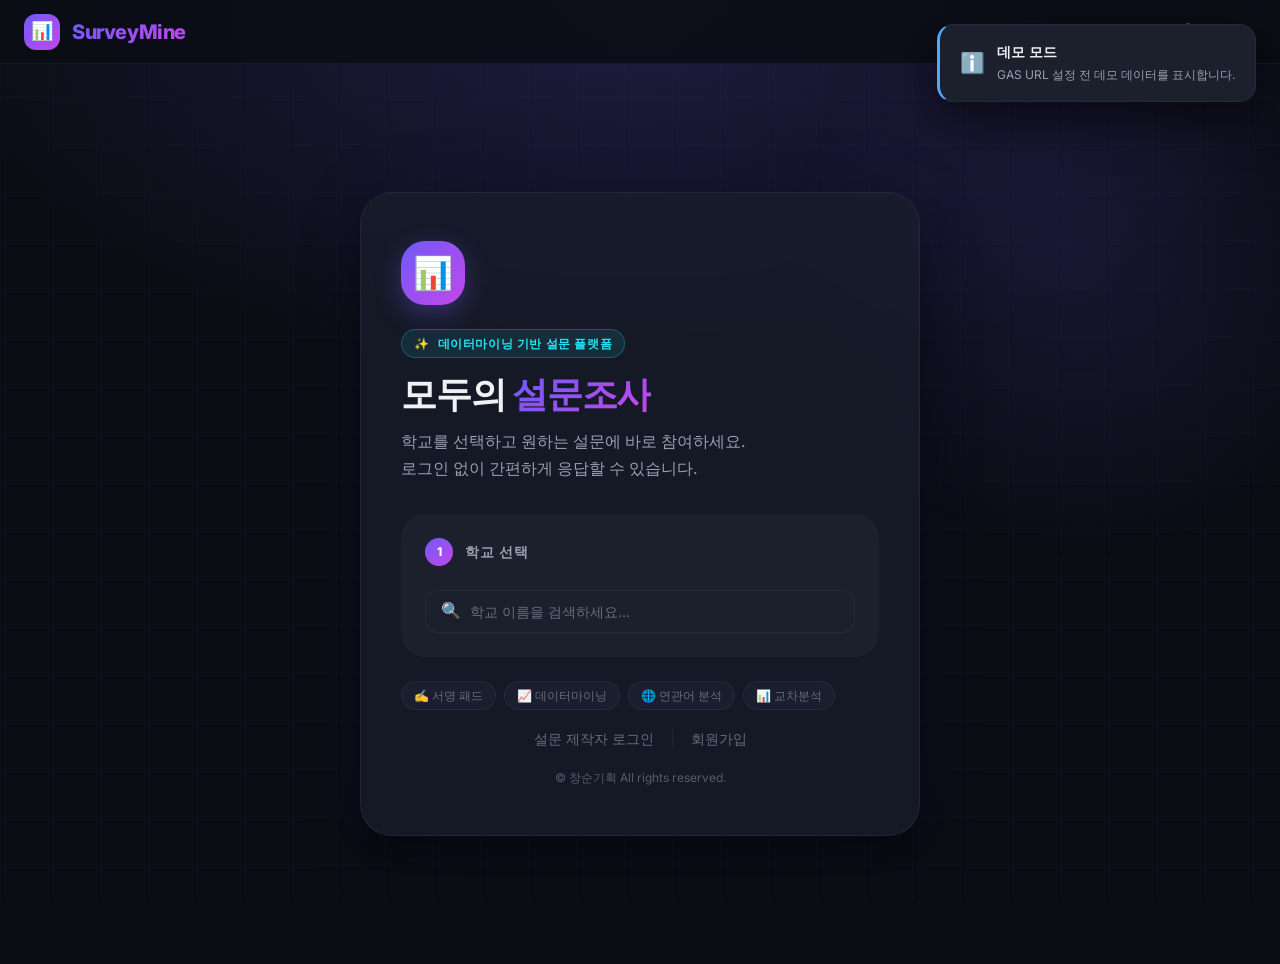
<file: index.html>
<!DOCTYPE html>
<html lang="ko">
<head>
  <meta charset="UTF-8" />
  <meta name="viewport" content="width=device-width, initial-scale=1.0" />
  <title>SurveyMine — 모두의 설문조사</title>
  <meta name="description" content="학교 단위 설문조사 플랫폼. 학교를 선택하고 설문에 쉽게 참여하세요." />
  <link rel="stylesheet" href="css/style.css" />
  <style>
    /* ─ 홈 전용 스타일 ─ */
    .hero {
      min-height: 100vh;
      display: flex;
      align-items: center;
      justify-content: center;
      padding: var(--sp-8) var(--sp-6);
      position: relative;
      overflow: hidden;
    }

    /* 배경 오브 */
    .hero::after {
      content: '';
      position: absolute;
      width: 600px; height: 600px;
      border-radius: 50%;
      background: radial-gradient(circle, hsla(248,90%,66%,0.12) 0%, transparent 70%);
      top: -100px; right: -100px;
      pointer-events: none;
      animation: float 6s ease-in-out infinite;
    }

    .hero-card {
      background: var(--glass-bg);
      backdrop-filter: var(--glass-blur);
      border: 1px solid var(--glass-border);
      border-radius: var(--radius-2xl);
      padding: var(--sp-12) var(--sp-10);
      max-width: 560px;
      width: 100%;
      position: relative;
      z-index: 1;
      box-shadow: var(--shadow-xl), 0 0 80px hsla(248,90%,66%,0.08);
      animation: slideUp 0.7s var(--ease-out) both;
    }

    .hero-logo {
      width: 64px; height: 64px;
      background: var(--grad-primary);
      border-radius: var(--radius-xl);
      display: flex; align-items: center; justify-content: center;
      font-size: 2rem;
      margin-bottom: var(--sp-6);
      box-shadow: 0 8px 24px var(--clr-primary-glow);
      animation: glow 3s ease-in-out infinite;
    }

    .hero-badge {
      display: inline-flex;
      align-items: center;
      gap: var(--sp-2);
      background: hsla(185,90%,55%,0.1);
      border: 1px solid hsla(185,90%,55%,0.25);
      border-radius: var(--radius-full);
      padding: var(--sp-1) var(--sp-3);
      font-size: var(--text-xs);
      font-weight: 600;
      color: var(--clr-accent);
      margin-bottom: var(--sp-4);
      letter-spacing: 0.05em;
    }

    .hero-title {
      font-size: var(--text-4xl);
      font-weight: 900;
      line-height: 1.15;
      letter-spacing: -0.03em;
      margin-bottom: var(--sp-3);
    }

    .hero-subtitle {
      font-size: var(--text-base);
      color: var(--clr-text-secondary);
      line-height: 1.7;
      margin-bottom: var(--sp-8);
    }

    /* 2단계 선택 패널 */
    .select-panel {
      background: var(--clr-bg-elevated);
      border-radius: var(--radius-xl);
      padding: var(--sp-6);
      margin-bottom: var(--sp-6);
    }

    .select-step {
      display: none;
      flex-direction: column;
      gap: var(--sp-4);
    }

    .select-step.active { display: flex; }

    .step-header {
      display: flex;
      align-items: center;
      gap: var(--sp-3);
      margin-bottom: var(--sp-2);
    }

    .step-num {
      width: 28px; height: 28px;
      background: var(--grad-primary);
      border-radius: 50%;
      display: flex; align-items: center; justify-content: center;
      font-size: var(--text-xs);
      font-weight: 800;
      color: white;
      flex-shrink: 0;
    }

    .step-title {
      font-size: var(--text-sm);
      font-weight: 700;
      color: var(--clr-text-secondary);
      text-transform: uppercase;
      letter-spacing: 0.08em;
    }

    /* 검색 + 드롭다운 조합 */
    .search-select-wrap {
      position: relative;
    }

    .search-input-wrap {
      position: relative;
    }

    .search-icon {
      position: absolute;
      left: var(--sp-4);
      top: 50%;
      transform: translateY(-50%);
      color: var(--clr-text-muted);
      font-size: var(--text-base);
      pointer-events: none;
    }

    .search-input-wrap .form-input {
      padding-left: calc(var(--sp-4) + 20px + var(--sp-2));
    }

    .dropdown-list {
      position: absolute;
      top: calc(100% + 4px);
      left: 0; right: 0;
      background: var(--clr-bg-elevated);
      border: 1px solid var(--clr-border-focus);
      border-radius: var(--radius-md);
      max-height: 220px;
      overflow-y: auto;
      z-index: var(--z-overlay);
      box-shadow: var(--shadow-lg);
      display: none;
    }

    .dropdown-list.open { display: block; animation: fadeSlideIn 0.2s var(--ease-out); }

    .dropdown-item {
      display: flex;
      align-items: center;
      gap: var(--sp-3);
      padding: var(--sp-3) var(--sp-4);
      cursor: pointer;
      font-size: var(--text-sm);
      transition: background var(--dur-fast);
      border-bottom: 1px solid var(--clr-border);
    }

    .dropdown-item:last-child { border-bottom: none; }

    .dropdown-item:hover {
      background: hsla(248,90%,66%,0.1);
      color: var(--clr-primary-light);
    }

    .dropdown-item .school-icon {
      font-size: 1.1rem;
    }

    .dropdown-empty {
      padding: var(--sp-6);
      text-align: center;
      color: var(--clr-text-muted);
      font-size: var(--text-sm);
    }

    /* 설문 목록 카드 */
    .survey-list {
      display: flex;
      flex-direction: column;
      gap: var(--sp-3);
      max-height: 300px;
      overflow-y: auto;
    }

    .survey-list-item {
      display: flex;
      align-items: center;
      gap: var(--sp-4);
      padding: var(--sp-4) var(--sp-5);
      background: var(--clr-bg-card);
      border: 1.5px solid var(--clr-border);
      border-radius: var(--radius-lg);
      cursor: pointer;
      transition: all var(--dur-fast) var(--ease-out);
      text-decoration: none;
      color: inherit;
    }

    .survey-list-item:hover {
      border-color: var(--clr-primary);
      background: hsla(248,90%,66%,0.06);
      transform: translateX(4px);
    }

    .survey-list-icon {
      width: 44px; height: 44px;
      border-radius: var(--radius-md);
      display: flex; align-items: center; justify-content: center;
      font-size: 1.4rem;
      flex-shrink: 0;
    }

    .survey-list-info { flex: 1; min-width: 0; }

    .survey-list-title {
      font-size: var(--text-sm);
      font-weight: 700;
      margin-bottom: 2px;
      white-space: nowrap;
      overflow: hidden;
      text-overflow: ellipsis;
    }

    .survey-list-meta {
      font-size: var(--text-xs);
      color: var(--clr-text-muted);
    }

    .survey-list-arrow {
      color: var(--clr-text-muted);
      font-size: var(--text-lg);
      flex-shrink: 0;
    }

    /* 뒤로가기 버튼 */
    .back-btn {
      display: inline-flex;
      align-items: center;
      gap: var(--sp-2);
      font-size: var(--text-sm);
      color: var(--clr-text-muted);
      cursor: pointer;
      transition: color var(--dur-fast);
      background: none;
      border: none;
    }

    .back-btn:hover { color: var(--clr-text-primary); }

    /* 빈 상태 */
    .empty-state {
      text-align: center;
      padding: var(--sp-8);
    }

    .empty-state .empty-icon {
      font-size: 2.5rem;
      margin-bottom: var(--sp-3);
    }

    .empty-state p {
      color: var(--clr-text-muted);
      font-size: var(--text-sm);
    }

    /* 하단 링크 */
    .hero-footer {
      display: flex;
      align-items: center;
      justify-content: center;
      gap: var(--sp-4);
      margin-top: var(--sp-4);
    }

    .hero-footer a {
      font-size: var(--text-sm);
      color: var(--clr-text-muted);
      transition: color var(--dur-fast);
    }

    .hero-footer a:hover { color: var(--clr-primary-light); }

    /* 피처 하이라이트 */
    .feature-chips {
      display: flex;
      flex-wrap: wrap;
      gap: var(--sp-2);
      margin-top: var(--sp-3);
    }

    .feature-chip {
      display: inline-flex;
      align-items: center;
      gap: var(--sp-1);
      padding: var(--sp-1) var(--sp-3);
      background: hsla(228,30%,50%,0.08);
      border: 1px solid var(--clr-border);
      border-radius: var(--radius-full);
      font-size: var(--text-xs);
      color: var(--clr-text-muted);
    }

    /* 로딩 스켈레톤 */
    .skeleton {
      background: linear-gradient(
        90deg,
        var(--clr-bg-elevated) 25%,
        var(--clr-bg-card) 50%,
        var(--clr-bg-elevated) 75%
      );
      background-size: 200% 100%;
      animation: skeleton-shimmer 1.5s ease-in-out infinite;
      border-radius: var(--radius-md);
    }

    @keyframes skeleton-shimmer {
      from { background-position: 200% 0; }
      to   { background-position: -200% 0; }
    }

    .skeleton-item {
      height: 72px;
      border-radius: var(--radius-lg);
    }

    @media (max-width: 480px) {
      .hero-card {
        padding: var(--sp-8) var(--sp-6);
        border-radius: var(--radius-xl);
      }
      .hero-title { font-size: var(--text-3xl); }
    }
  </style>
</head>
<body>
  <!-- Navbar -->
  <nav class="navbar" id="navbar">
    <a class="navbar-brand" href="index.html" aria-label="SurveyMine 홈">
      <div class="brand-icon" aria-hidden="true">📊</div>
      <span class="text-gradient">SurveyMine</span>
    </a>
    <div class="navbar-nav">
      <a class="nav-link" href="login.html" id="nav-login">
        <span>🔑</span> 로그인
      </a>
      <a class="btn btn-primary btn-sm" href="admin/dashboard.html" id="nav-dashboard" style="display:none">
        <span>⚡</span> 대시보드
      </a>
      <button class="btn btn-ghost btn-sm" id="nav-logout" style="display:none">
        로그아웃
      </button>
    </div>
  </nav>

  <!-- Toast Container -->
  <div class="toast-container" id="toast-container" role="alert" aria-live="polite"></div>

  <!-- Hero -->
  <main class="hero" role="main">
    <div class="hero-card" id="main-card">
      <div class="hero-logo" aria-hidden="true">📊</div>

      <div class="hero-badge">
        <span>✨</span> 데이터마이닝 기반 설문 플랫폼
      </div>

      <h1 class="hero-title">
        모두의 <span class="text-gradient">설문조사</span>
      </h1>
      <p class="hero-subtitle">
        학교를 선택하고 원하는 설문에 바로 참여하세요.<br/>
        로그인 없이 간편하게 응답할 수 있습니다.
      </p>

      <!-- 2단계 진입 패널 -->
      <div class="select-panel" id="select-panel">

        <!-- STEP 1: 학교 선택 -->
        <div class="select-step active" id="step1" role="region" aria-labelledby="step1-title">
          <div class="step-header">
            <div class="step-num" aria-hidden="true">1</div>
            <span class="step-title" id="step1-title">학교 선택</span>
          </div>

          <div class="search-select-wrap">
            <div class="search-input-wrap">
              <span class="search-icon" aria-hidden="true">🔍</span>
              <input
                id="school-search"
                type="text"
                class="form-input"
                placeholder="학교 이름을 검색하세요..."
                autocomplete="off"
                aria-label="학교 검색"
                aria-autocomplete="list"
                aria-controls="school-dropdown"
                aria-expanded="false"
              />
            </div>
            <div class="dropdown-list" id="school-dropdown" role="listbox" aria-label="학교 목록">
              <!-- JS로 채워짐 -->
            </div>
          </div>

          <div id="step1-loading" class="skeleton skeleton-item" style="display:none" aria-label="로딩 중"></div>
        </div>

        <!-- STEP 2: 설문 선택 -->
        <div class="select-step" id="step2" role="region" aria-labelledby="step2-title">
          <div class="step-header" style="justify-content:space-between">
            <div style="display:flex;align-items:center;gap:var(--sp-3)">
              <div class="step-num" aria-hidden="true">2</div>
              <span class="step-title" id="step2-title">설문 선택</span>
            </div>
            <button class="back-btn" id="back-btn" aria-label="학교 선택으로 돌아가기">
              ← 학교 변경
            </button>
          </div>

          <div id="school-chosen" style="display:flex;align-items:center;gap:var(--sp-2);font-size:var(--text-sm);color:var(--clr-text-secondary)"></div>

          <div id="survey-list-container" class="survey-list" aria-label="설문 목록" role="list">
            <!-- JS로 채워짐 -->
          </div>

          <div id="step2-loading" class="skeleton skeleton-item" style="display:none" aria-label="로딩 중"></div>
        </div>

      </div><!-- /select-panel -->

      <!-- 하단 피처 칩 -->
      <div class="feature-chips" aria-label="주요 기능">
        <span class="feature-chip">✍️ 서명 패드</span>
        <span class="feature-chip">📈 데이터마이닝</span>
        <span class="feature-chip">🌐 연관어 분석</span>
        <span class="feature-chip">📊 교차분석</span>
      </div>

      <div class="hero-footer">
        <a href="login.html">설문 제작자 로그인</a>
        <span style="color:var(--clr-border)">|</span>
        <a href="signup.html">회원가입</a>
      </div>
      <div style="font-size:var(--text-xs);color:var(--clr-text-muted);text-align:center;margin-top:var(--sp-4);opacity:0.8">
        © 창순기획 All rights reserved.
      </div>
    </div>
  </main>

  <!-- Scripts -->
  <script src="js/auth.js"></script>
  <script src="js/api.js"></script>
  <script>
    /* ── Toast Helper ─────────────────────────────────────────── */
    function showToast(type, title, message = '', duration = 4000) {
      const icons = { success:'✅', error:'❌', warning:'⚠️', info:'ℹ️' };
      const container = document.getElementById('toast-container');
      const toast = document.createElement('div');
      toast.className = `toast toast-${type}`;
      toast.innerHTML = `
        <div class="toast-icon">${icons[type]||'ℹ️'}</div>
        <div class="toast-body">
          <div class="toast-title">${title}</div>
          ${message ? `<div class="toast-message">${message}</div>` : ''}
        </div>
      `;
      container.appendChild(toast);
      setTimeout(() => toast.remove(), duration);
    }

    /* ── Navbar 상태 ──────────────────────────────────────────── */
    (function initNav() {
      if (Auth.isLoggedIn()) {
        document.getElementById('nav-login').style.display = 'none';
        document.getElementById('nav-dashboard').style.display = '';
        document.getElementById('nav-logout').style.display = '';
        document.getElementById('nav-logout').addEventListener('click', async () => {
          try { await API.logout(); } catch {}
          Auth.clearSession();
          location.reload();
        });
      }
    })();

    /* ── URL 파라미터 처리 (QR코드 직접 링크) ─────────────────── */
    (function handleQueryParams() {
      const params = new URLSearchParams(location.search);
      const school = params.get('school');
      const survey = params.get('survey');

      if (survey) {
        // surveyId 직접 지정 시 응답 화면으로 바로 이동
        location.href = `respond.html?surveyId=${encodeURIComponent(survey)}`;
        return;
      }
      if (school) {
        // 학교 이름이 있으면 STEP 2로 바로
        goToStep2(school);
      }
    })();

    /* ── 학교 목록 로드 ───────────────────────────────────────── */
    let allSchools = [];
    const searchInput   = document.getElementById('school-search');
    const dropdown      = document.getElementById('school-dropdown');

    async function loadSchools() {
      const loadEl = document.getElementById('step1-loading');
      try {
        loadEl.style.display = 'block';
        const res = await API.listSchools();
        allSchools = res.data || [];
        loadEl.style.display = 'none';
      } catch (err) {
        loadEl.style.display = 'none';
        // API 연결 전 데모 데이터
        allSchools = [
          { schoolId:'S001', schoolName:'경남중학교',  region:'경상남도' },
          { schoolId:'S002', schoolName:'경남고등학교', region:'경상남도' },
          { schoolId:'S003', schoolName:'창원초등학교', region:'경상남도' },
          { schoolId:'S004', schoolName:'마산중학교',   region:'경상남도' },
          { schoolId:'S005', schoolName:'진주고등학교', region:'경상남도' },
        ];
        showToast('info', '데모 모드', 'GAS URL 설정 전 데모 데이터를 표시합니다.');
      }
    }

    function renderDropdown(query) {
      const filtered = query
        ? allSchools.filter(s => s.schoolName.includes(query) || s.region.includes(query))
        : allSchools;

      dropdown.innerHTML = '';

      if (filtered.length === 0) {
        dropdown.innerHTML = `<div class="dropdown-empty">🏫 검색 결과가 없습니다</div>`;
      } else {
        filtered.slice(0, 30).forEach(school => {
          const item = document.createElement('div');
          item.className = 'dropdown-item';
          item.setAttribute('role', 'option');
          item.setAttribute('aria-label', school.schoolName);
          item.innerHTML = `
            <span class="school-icon">🏫</span>
            <span>${school.schoolName}</span>
            <span style="margin-left:auto;color:var(--clr-text-muted);font-size:var(--text-xs)">${school.region||''}</span>
          `;
          item.addEventListener('click', () => {
            searchInput.value = school.schoolName;
            dropdown.classList.remove('open');
            searchInput.setAttribute('aria-expanded', 'false');
            goToStep2(school.schoolName);
          });
          dropdown.appendChild(item);
        });
      }

      dropdown.classList.add('open');
      searchInput.setAttribute('aria-expanded', 'true');
    }

    searchInput.addEventListener('input', () => {
      const q = searchInput.value.trim();
      if (q.length === 0 && allSchools.length === 0) return;
      renderDropdown(q);
    });

    searchInput.addEventListener('focus', () => {
      if (allSchools.length > 0) renderDropdown(searchInput.value.trim());
    });

    document.addEventListener('click', e => {
      if (!e.target.closest('#school-search') && !e.target.closest('#school-dropdown')) {
        dropdown.classList.remove('open');
        searchInput.setAttribute('aria-expanded', 'false');
      }
    });

    // 키보드 탐색
    searchInput.addEventListener('keydown', e => {
      if (e.key === 'Escape') {
        dropdown.classList.remove('open');
        searchInput.setAttribute('aria-expanded', 'false');
      }
    });

    /* ── STEP 2: 설문 목록 로드 ───────────────────────────────── */
    async function goToStep2(schoolName) {
      document.getElementById('step1').classList.remove('active');
      document.getElementById('step2').classList.add('active');

      // 학교명 표시
      document.getElementById('school-chosen').innerHTML = `
        <span style="font-size:1.2rem">🏫</span>
        <strong style="color:var(--clr-text-primary)">${schoolName}</strong>
        <span>의 진행 중인 설문</span>
      `;

      const container = document.getElementById('survey-list-container');
      const loadEl    = document.getElementById('step2-loading');
      container.innerHTML = '';
      loadEl.style.display = 'block';

      let surveys = [];
      try {
        const res = await API.listSurveysBySchool(schoolName);
        surveys = res.data || [];
      } catch {
        // 데모 데이터
        surveys = [
          {
            surveyId: 'SRV-DEMO-001',
            title: '2026년 1학기 학교생활 만족도 조사',
            description: '수업, 급식, 시설에 관한 의견을 들려주세요',
            questionCount: 12,
            endAt: '2026-07-31',
            themeColor: '#7C3AED',
          },
          {
            surveyId: 'SRV-DEMO-002',
            title: '진로 희망 조사',
            description: '미래 직업 및 진로에 관한 설문',
            questionCount: 8,
            endAt: '2026-08-15',
            themeColor: '#0891B2',
          },
        ];
      }

      loadEl.style.display = 'none';
      renderSurveyList(surveys, container);
    }

    function renderSurveyList(surveys, container) {
      if (surveys.length === 0) {
        container.innerHTML = `
          <div class="empty-state">
            <div class="empty-icon">📭</div>
            <p>현재 진행 중인 설문이 없습니다</p>
          </div>
        `;
        return;
      }

      surveys.forEach(sv => {
        const colors = ['#7C3AED','#0891B2','#059669','#DC2626','#D97706'];
        const color  = sv.themeColor || colors[Math.floor(Math.random() * colors.length)];
        const item   = document.createElement('a');
        item.className = 'survey-list-item';
        item.href = `respond.html?surveyId=${encodeURIComponent(sv.surveyId)}`;
        item.setAttribute('role', 'listitem');
        item.setAttribute('aria-label', `설문: ${sv.title}`);
        item.innerHTML = `
          <div class="survey-list-icon" style="background:${color}1a;border:1.5px solid ${color}40">
            📋
          </div>
          <div class="survey-list-info">
            <div class="survey-list-title">${sv.title}</div>
            <div class="survey-list-meta">
              📝 ${sv.questionCount||'?'}문항
              ${sv.endAt ? ` &middot; 마감 ${sv.endAt}` : ''}
            </div>
          </div>
          <div class="survey-list-arrow" aria-hidden="true">›</div>
        `;
        container.appendChild(item);
      });
    }

    /* ── 뒤로 가기 ────────────────────────────────────────────── */
    document.getElementById('back-btn').addEventListener('click', () => {
      document.getElementById('step2').classList.remove('active');
      document.getElementById('step1').classList.add('active');
      document.getElementById('school-search').value = '';
      document.getElementById('survey-list-container').innerHTML = '';
    });

    /* ── 초기화 ───────────────────────────────────────────────── */
    loadSchools();
  </script>
</body>
</html>
</file>
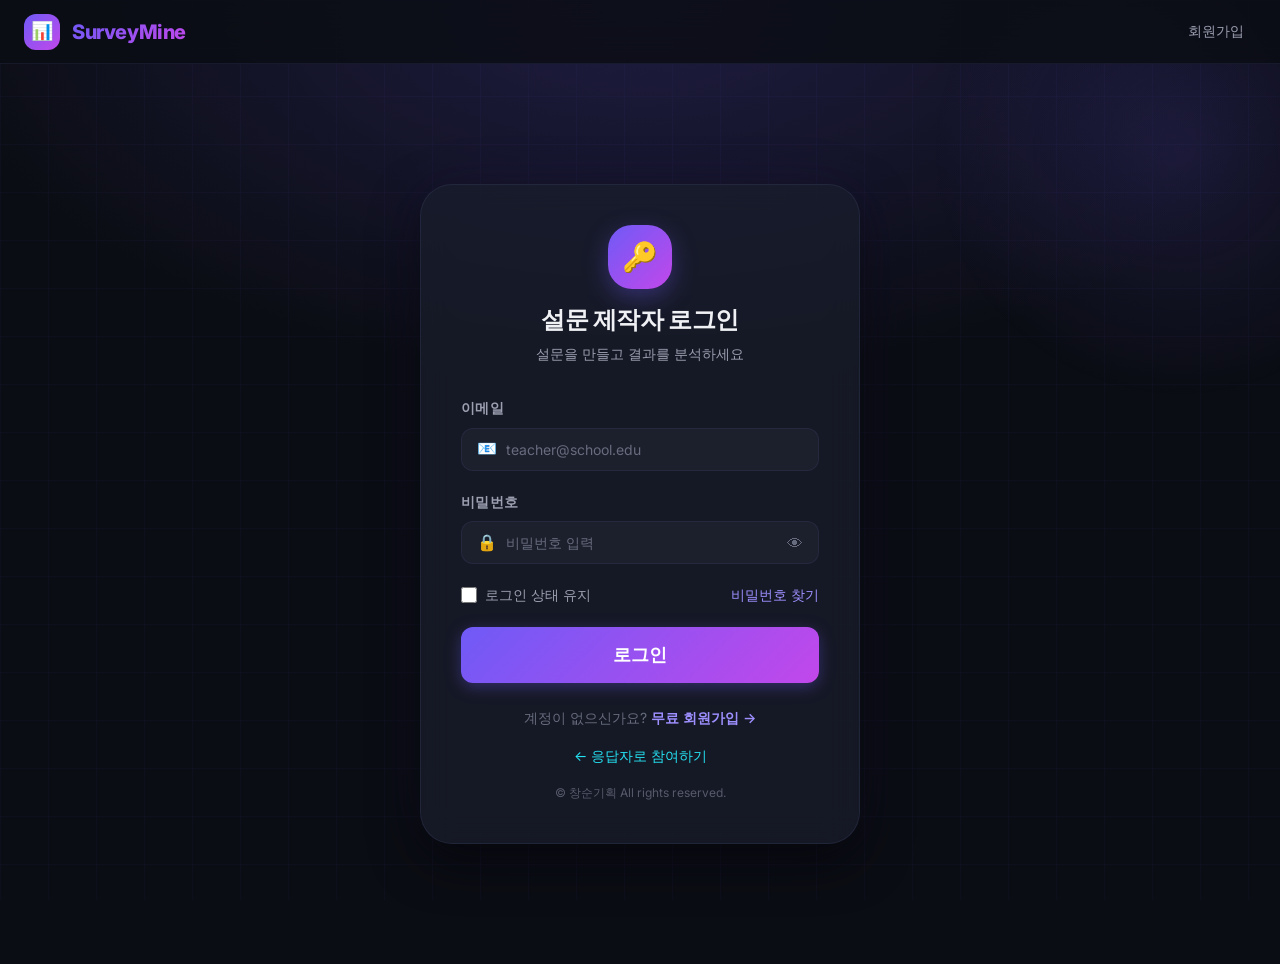
<file: login.html>
<!DOCTYPE html>
<html lang="ko">
<head>
  <meta charset="UTF-8" />
  <meta name="viewport" content="width=device-width, initial-scale=1.0" />
  <title>로그인 — SurveyMine</title>
  <meta name="description" content="SurveyMine 설문 제작자 로그인 페이지입니다." />
  <link rel="stylesheet" href="css/style.css" />
  <style>
    .auth-page {
      min-height: 100vh;
      display: flex;
      align-items: center;
      justify-content: center;
      padding: var(--sp-8) var(--sp-6);
      position: relative;
    }
    .auth-page::before {
      content: '';
      position: fixed;
      width: 500px; height: 500px;
      background: radial-gradient(circle, hsla(248,90%,66%,0.14) 0%, transparent 70%);
      top: -100px; right: -150px;
      border-radius: 50%;
      pointer-events: none;
    }
    .auth-card {
      background: var(--glass-bg);
      backdrop-filter: var(--glass-blur);
      border: 1px solid var(--glass-border);
      border-radius: var(--radius-2xl);
      padding: var(--sp-10);
      max-width: 440px;
      width: 100%;
      box-shadow: var(--shadow-xl), 0 0 60px hsla(248,90%,66%,0.08);
      animation: slideUp 0.6s var(--ease-out) both;
      position: relative; z-index: 1;
    }
    .auth-header {
      text-align: center;
      margin-bottom: var(--sp-8);
    }
    .auth-icon {
      width: 64px; height: 64px;
      background: var(--grad-primary);
      border-radius: var(--radius-xl);
      display: flex; align-items: center; justify-content: center;
      font-size: 1.8rem;
      margin: 0 auto var(--sp-4);
      box-shadow: 0 8px 24px var(--clr-primary-glow);
    }
    .auth-title { font-size: var(--text-2xl); font-weight: 800; margin-bottom: var(--sp-2); }
    .auth-subtitle { font-size: var(--text-sm); color: var(--clr-text-secondary); }
    .auth-form { display: flex; flex-direction: column; gap: var(--sp-5); }
    .input-wrapper { position: relative; }
    .input-icon {
      position: absolute; left: var(--sp-4); top: 50%;
      transform: translateY(-50%); font-size: 1rem;
      pointer-events: none; color: var(--clr-text-muted);
    }
    .input-wrapper .form-input { padding-left: calc(var(--sp-4) + 20px + var(--sp-2)); }
    .password-toggle {
      position: absolute; right: var(--sp-4); top: 50%;
      transform: translateY(-50%); background: none; border: none;
      cursor: pointer; color: var(--clr-text-muted); font-size: 1rem;
      padding: 0; transition: color var(--dur-fast);
    }
    .password-toggle:hover { color: var(--clr-text-primary); }
    .form-options {
      display: flex; align-items: center; justify-content: space-between;
      font-size: var(--text-sm);
    }
    .remember-check { display: flex; align-items: center; gap: var(--sp-2); cursor: pointer; color: var(--clr-text-secondary); }
    .remember-check input { accent-color: var(--clr-primary); width: 16px; height: 16px; cursor: pointer; }
    .forgot-link { color: var(--clr-primary-light); }
    .forgot-link:hover { text-decoration: underline; }
    .error-msg {
      background: hsla(355,85%,65%,0.1); border: 1px solid hsla(355,85%,65%,0.3);
      border-radius: var(--radius-md); padding: var(--sp-3) var(--sp-4);
      font-size: var(--text-sm); color: var(--clr-danger);
      display: none; align-items: center; gap: var(--sp-2);
    }
    .error-msg.visible { display: flex; }
    .auth-footer {
      text-align: center; margin-top: var(--sp-6);
      font-size: var(--text-sm); color: var(--clr-text-muted);
    }
    .auth-footer a { color: var(--clr-primary-light); font-weight: 600; }
    .back-home {
      display: flex; align-items: center; justify-content: center;
      gap: var(--sp-2); margin-top: var(--sp-4);
      font-size: var(--text-sm); color: var(--clr-text-muted);
    }
    .back-home a { color: var(--clr-accent); }
    @media (max-width: 480px) {
      .auth-card { padding: var(--sp-8) var(--sp-6); border-radius: var(--radius-xl); }
    }
  </style>
</head>
<body>
  <nav class="navbar" aria-label="주 메뉴">
    <a class="navbar-brand" href="index.html" aria-label="SurveyMine 홈">
      <div class="brand-icon" aria-hidden="true">📊</div>
      <span class="text-gradient">SurveyMine</span>
    </a>
    <div class="navbar-nav">
      <a class="nav-link" href="signup.html">회원가입</a>
    </div>
  </nav>

  <div class="toast-container" id="toast-container" role="alert" aria-live="polite"></div>

  <main class="auth-page" role="main">
    <div class="auth-card">
      <div class="auth-header">
        <div class="auth-icon" aria-hidden="true">🔑</div>
        <h1 class="auth-title">설문 제작자 로그인</h1>
        <p class="auth-subtitle">설문을 만들고 결과를 분석하세요</p>
      </div>

      <form class="auth-form" id="login-form" novalidate aria-label="로그인 양식">
        <div id="form-error" class="error-msg" role="alert">
          <span>❌</span>
          <span id="form-error-text"></span>
        </div>

        <div class="form-group">
          <label class="form-label" for="email">이메일</label>
          <div class="input-wrapper">
            <span class="input-icon" aria-hidden="true">📧</span>
            <input id="email" type="email" class="form-input"
              placeholder="teacher@school.edu" required
              autocomplete="email" aria-required="true" />
          </div>
        </div>

        <div class="form-group">
          <label class="form-label" for="password">비밀번호</label>
          <div class="input-wrapper">
            <span class="input-icon" aria-hidden="true">🔒</span>
            <input id="password" type="password" class="form-input"
              placeholder="비밀번호 입력" required
              autocomplete="current-password" aria-required="true" />
            <button type="button" class="password-toggle" id="pw-toggle" aria-label="비밀번호 표시/숨기기">👁</button>
          </div>
        </div>

        <div class="form-options">
          <label class="remember-check">
            <input type="checkbox" id="remember" aria-label="로그인 상태 유지" />
            로그인 상태 유지
          </label>
          <a class="forgot-link" href="#" onclick="alert('이메일로 문의해 주세요.'); return false;">
            비밀번호 찾기
          </a>
        </div>

        <button type="submit" class="btn btn-primary btn-full btn-lg" id="submit-btn">
          <span id="submit-text">로그인</span>
          <div class="spinner spinner-sm" id="submit-spinner" style="display:none" aria-label="처리 중"></div>
        </button>
      </form>

      <div class="auth-footer">
        계정이 없으신가요? <a href="signup.html">무료 회원가입 →</a>
      </div>
      <div class="back-home">
        <a href="index.html">← 응답자로 참여하기</a>
      </div>
      <div style="font-size:var(--text-xs);color:var(--clr-text-muted);text-align:center;margin-top:var(--sp-4);opacity:0.8">
        © 창순기획 All rights reserved.
      </div>
    </div>
  </main>

  <script src="js/auth.js"></script>
  <script src="js/api.js"></script>
  <script>
    Auth.redirectIfLoggedIn('/admin/dashboard.html');

    function showToast(type, title, msg='') {
      const icons = { success:'✅', error:'❌', warning:'⚠️', info:'ℹ️' };
      const c = document.getElementById('toast-container');
      const t = document.createElement('div');
      t.className = `toast toast-${type}`;
      t.innerHTML = `<div class="toast-icon">${icons[type]}</div><div class="toast-body"><div class="toast-title">${title}</div>${msg?`<div class="toast-message">${msg}</div>`:''}</div>`;
      c.appendChild(t);
      setTimeout(() => t.remove(), 4000);
    }

    document.getElementById('pw-toggle').addEventListener('click', () => {
      const input = document.getElementById('password');
      input.type = input.type === 'password' ? 'text' : 'password';
    });

    function showFormError(msg) {
      const el = document.getElementById('form-error');
      document.getElementById('form-error-text').textContent = msg;
      el.classList.add('visible');
    }

    // 자동 완성 힌트 (URL 파라미터)
    const params = new URLSearchParams(location.search);
    if (params.get('email')) {
      document.getElementById('email').value = decodeURIComponent(params.get('email'));
    }

    document.getElementById('login-form').addEventListener('submit', async (e) => {
      e.preventDefault();
      document.getElementById('form-error').classList.remove('visible');

      const email    = document.getElementById('email').value.trim();
      const password = document.getElementById('password').value;

      if (!email || !password) {
        showFormError('이메일과 비밀번호를 입력해 주세요.');
        return;
      }

      const btn = document.getElementById('submit-btn');
      document.getElementById('submit-text').textContent = '로그인 중...';
      document.getElementById('submit-spinner').style.display = 'block';
      btn.disabled = true;

      try {
        const res = await API.login(email, password);
        Auth.saveSession(res.token, res.user);
        showToast('success', '로그인 성공!', '대시보드로 이동합니다...');

        const next = params.get('next');
        setTimeout(() => {
          location.href = next ? decodeURIComponent(next) : Auth.resolvePath('/admin/dashboard.html');
        }, 800);
      } catch (err) {
        showFormError(err.message || '이메일 또는 비밀번호가 올바르지 않습니다.');
        document.getElementById('password').value = '';
      } finally {
        document.getElementById('submit-text').textContent = '로그인';
        document.getElementById('submit-spinner').style.display = 'none';
        btn.disabled = false;
      }
    });
  </script>
</body>
</html>
</file>
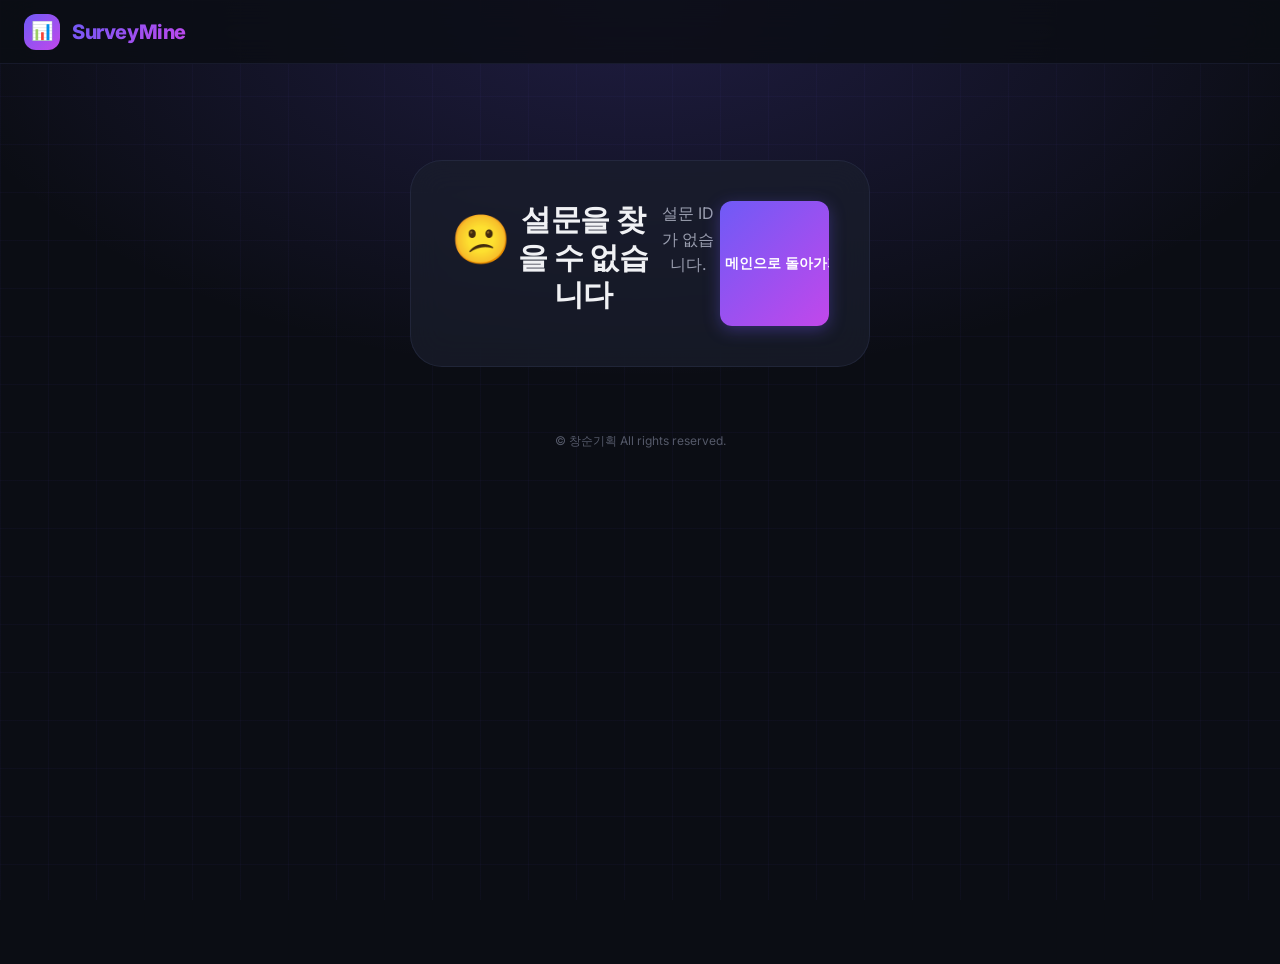
<file: respond.html>
<!DOCTYPE html>
<html lang="ko">
<head>
  <meta charset="UTF-8" />
  <meta name="viewport" content="width=device-width, initial-scale=1.0" />
  <title>설문 응답 — SurveyMine</title>
  <meta name="description" content="설문에 응답하는 페이지입니다." />
  <link rel="stylesheet" href="css/style.css" />
  <style>
    .respond-page {
      min-height: 100vh;
      padding-bottom: var(--sp-20);
    }

    /* 진행률 헤더 */
    .progress-header {
      position: sticky;
      top: 64px;
      z-index: 5;
      background: hsla(228,30%,6%,0.92);
      backdrop-filter: blur(16px);
      border-bottom: 1px solid var(--clr-border);
      padding: var(--sp-3) var(--sp-6);
    }

    .progress-info {
      display: flex;
      align-items: center;
      justify-content: space-between;
      margin-bottom: var(--sp-2);
      font-size: var(--text-sm);
    }

    .progress-label { color: var(--clr-text-secondary); }
    .progress-pct   { font-weight: 700; color: var(--clr-primary-light); }

    /* 설문 헤더 카드 */
    .survey-header-card {
      background: var(--glass-bg);
      backdrop-filter: var(--glass-blur);
      border: 1px solid var(--glass-border);
      border-radius: var(--radius-xl);
      padding: var(--sp-8);
      margin-bottom: var(--sp-6);
      position: relative;
      overflow: hidden;
    }

    .survey-header-card::before {
      content: '';
      position: absolute;
      inset: 0;
      background: var(--grad-primary);
      opacity: 0.04;
      pointer-events: none;
    }

    .survey-tag {
      display: inline-flex; align-items: center; gap: var(--sp-2);
      background: hsla(248,90%,66%,0.12); border: 1px solid hsla(248,90%,66%,0.25);
      border-radius: var(--radius-full); padding: var(--sp-1) var(--sp-3);
      font-size: var(--text-xs); font-weight: 600; color: var(--clr-primary-light);
      margin-bottom: var(--sp-3);
    }

    .survey-header-title {
      font-size: var(--text-2xl); font-weight: 800; margin-bottom: var(--sp-2);
    }

    .survey-header-desc {
      color: var(--clr-text-secondary); font-size: var(--text-sm); line-height: 1.7;
    }

    .survey-header-meta {
      display: flex; flex-wrap: wrap; gap: var(--sp-4); margin-top: var(--sp-4);
      font-size: var(--text-xs); color: var(--clr-text-muted);
    }

    .survey-meta-item { display: flex; align-items: center; gap: var(--sp-1); }

    /* 문항 영역 */
    .questions-area {
      display: flex;
      flex-direction: column;
      gap: var(--sp-6);
    }

    /* 단일 문항 표시 모드 */
    .question-card { display: none; }
    .question-card.current { display: block; }

    /* 한번에 전체 보기 모드 */
    .show-all .question-card { display: block; }

    /* 내비게이션 */
    .question-nav {
      position: fixed;
      bottom: 0; left: 0; right: 0;
      background: hsla(228,30%,6%,0.92);
      backdrop-filter: blur(16px);
      border-top: 1px solid var(--clr-border);
      padding: var(--sp-4) var(--sp-6);
      z-index: var(--z-overlay);
    }

    .nav-inner {
      max-width: var(--max-w-lg);
      margin: 0 auto;
      display: flex;
      align-items: center;
      gap: var(--sp-4);
    }

    .nav-dots {
      flex: 1;
      display: flex;
      justify-content: center;
      gap: var(--sp-2);
      flex-wrap: wrap;
    }

    .nav-dot {
      width: 8px; height: 8px;
      border-radius: 50%;
      background: var(--clr-border);
      transition: all var(--dur-base) var(--ease-out);
      cursor: pointer;
    }

    .nav-dot.done    { background: var(--clr-success); }
    .nav-dot.current {
      background: var(--clr-primary);
      width: 24px; border-radius: 4px;
      box-shadow: 0 0 8px var(--clr-primary-glow);
    }

    /* 완료 화면 */
    .complete-card {
      max-width: 500px; margin: var(--sp-12) auto;
      text-align: center;
      background: var(--glass-bg);
      backdrop-filter: var(--glass-blur);
      border: 1px solid var(--glass-border);
      border-radius: var(--radius-2xl);
      padding: var(--sp-12) var(--sp-10);
      box-shadow: var(--shadow-xl), 0 0 60px hsla(152,80%,52%,0.1);
      animation: scaleIn var(--dur-slow) var(--ease-bounce) both;
    }

    .complete-icon {
      font-size: 5rem;
      display: block;
      margin-bottom: var(--sp-6);
      animation: float 3s ease-in-out infinite;
    }

    .complete-title {
      font-size: var(--text-3xl); font-weight: 900; margin-bottom: var(--sp-3);
      background: var(--grad-accent); -webkit-background-clip: text;
      -webkit-text-fill-color: transparent; background-clip: text;
    }

    .complete-subtitle {
      color: var(--clr-text-secondary); font-size: var(--text-base);
      line-height: 1.7; margin-bottom: var(--sp-8);
    }

    /* 응답 불가 화면 */
    .error-card {
      max-width: 460px; margin: var(--sp-16) auto;
      text-align: center;
      background: var(--glass-bg); backdrop-filter: var(--glass-blur);
      border: 1px solid var(--glass-border); border-radius: var(--radius-2xl);
      padding: var(--sp-10);
    }

    @media (max-width: 768px) {
      .progress-header { top: 56px; padding: var(--sp-3) var(--sp-4); }
      .survey-header-card { padding: var(--sp-6); margin-bottom: var(--sp-4); }
      .question-nav  { padding: var(--sp-3) var(--sp-4); }
    }
  </style>
</head>
<body>

  <!-- Navbar -->
  <nav class="navbar" aria-label="주 메뉴">
    <a class="navbar-brand" href="index.html" aria-label="SurveyMine 홈">
      <div class="brand-icon" aria-hidden="true">📊</div>
      <span class="text-gradient">SurveyMine</span>
    </a>
    <div class="navbar-nav" id="nav-right">
      <!-- JS로 채워짐 -->
    </div>
  </nav>

  <!-- 진행률 헤더 -->
  <div class="progress-header" id="progress-header" style="display:none" role="status" aria-label="응답 진행률">
    <div class="container container-lg">
      <div class="progress-info">
        <span class="progress-label" id="progress-label">문항 1 / ?</span>
        <span class="progress-pct" id="progress-pct">0%</span>
      </div>
      <div class="progress progress-xl">
        <div class="progress-bar" id="progress-bar" style="width:0%" aria-valuenow="0" aria-valuemin="0" aria-valuemax="100"></div>
      </div>
    </div>
  </div>

  <!-- Toast -->
  <div class="toast-container" id="toast-container" role="alert" aria-live="polite"></div>

  <!-- 메인 콘텐츠 -->
  <main class="respond-page" id="respond-main" role="main">
    <div class="container container-lg" style="padding-top:var(--sp-8)">

      <!-- 로딩 -->
      <div id="loading-state" style="text-align:center;padding:var(--sp-16)" aria-label="로딩 중" aria-live="polite">
        <div class="spinner spinner-lg" style="margin:0 auto var(--sp-4)"></div>
        <p style="color:var(--clr-text-muted)">설문을 불러오는 중...</p>
      </div>

      <!-- 에러 상태 -->
      <div id="error-state" class="error-card" style="display:none" role="alert">
        <div style="font-size:3rem;margin-bottom:var(--sp-4)">😕</div>
        <h2 style="margin-bottom:var(--sp-3)">설문을 찾을 수 없습니다</h2>
        <p id="error-msg" style="color:var(--clr-text-secondary);margin-bottom:var(--sp-6)">
          설문이 종료되었거나 존재하지 않습니다.
        </p>
        <a href="index.html" class="btn btn-primary">← 메인으로 돌아가기</a>
      </div>

      <!-- 설문 응답 -->
      <div id="survey-state" style="display:none">
        <!-- 설문 헤더 -->
        <div class="survey-header-card" id="survey-header">
          <div class="survey-tag" id="survey-school-tag">🏫</div>
          <h1 class="survey-header-title" id="survey-title">설문 제목</h1>
          <p class="survey-header-desc" id="survey-desc"></p>
          <div class="survey-header-meta" id="survey-meta"></div>
        </div>

        <!-- 문항 영역 -->
        <div class="questions-area show-all" id="questions-area" role="form" aria-label="설문 문항"></div>
      </div>

      <!-- 완료 화면 -->
      <div id="complete-state" class="complete-card" style="display:none" role="region" aria-label="응답 완료">
        <span class="complete-icon" aria-hidden="true">🎉</span>
        <h2 class="complete-title">응답 완료!</h2>
        <p class="complete-subtitle">
          소중한 의견을 남겨주셔서 감사합니다.<br/>
          응답이 성공적으로 저장되었습니다.
        </p>
        <div style="display:flex;flex-direction:column;gap:var(--sp-3)">
          <a href="index.html" class="btn btn-primary btn-lg">다른 설문 참여하기</a>
          <button onclick="window.close()" class="btn btn-ghost">창 닫기</button>
        </div>
      </div>

      <div style="font-size:var(--text-xs);color:var(--clr-text-muted);text-align:center;margin:var(--sp-6) 0;opacity:0.8">
        © 창순기획 All rights reserved.
      </div>
    </div><!-- /container -->
  </main>

  <!-- 하단 내비게이션 (설문 응답 중) -->
  <div class="question-nav" id="question-nav" style="display:none" role="navigation" aria-label="문항 내비게이션">
    <div class="nav-inner">
      <button class="btn btn-ghost btn-sm" id="btn-submit" aria-label="제출">
        <span id="submit-text">📤 제출하기</span>
        <div class="spinner spinner-sm" id="submit-spinner" style="display:none"></div>
      </button>
    </div>
  </div>

  <!-- Scripts -->
  <script src="js/auth.js"></script>
  <script src="js/api.js"></script>
  <script src="js/question-types/index.js"></script>
  <script>
    /* ── Toast ──────────────────────────────────────────────────── */
    function showToast(type, title, msg='', dur=4000) {
      const icons = { success:'✅', error:'❌', warning:'⚠️', info:'ℹ️' };
      const c = document.getElementById('toast-container');
      const t = document.createElement('div');
      t.className = `toast toast-${type}`;
      t.innerHTML = `<div class="toast-icon">${icons[type]}</div><div class="toast-body"><div class="toast-title">${title}</div>${msg?`<div class="toast-message">${msg}</div>`:''}</div>`;
      c.appendChild(t);
      setTimeout(() => t.remove(), dur);
    }

    /* ── 상태 ────────────────────────────────────────────────────── */
    let survey = null;
    let questions = [];
    const params = new URLSearchParams(location.search);
    const surveyId = params.get('surveyId');

    /* ── 초기화 ──────────────────────────────────────────────────── */
    (async function init() {
      if (!surveyId) { showError('설문 ID가 없습니다.'); return; }

      // 중복 응답 체크
      if (Auth.hasResponded(surveyId)) {
        showError('이미 이 설문에 응답하셨습니다.');
        return;
      }

      try {
        const res = await API.getSurvey(surveyId);
        survey    = res.survey;
        questions = res.questions || [];
        renderSurvey();
      } catch (err) {
        // 데모 모드
        survey = {
          surveyId: 'SRV-DEMO-001',
          schoolName: '경남중학교',
          title: '2026년 1학기 학교생활 만족도 조사',
          description: '본 설문은 학교 환경 개선을 위한 학생 의견을 수집하기 위해 진행됩니다. 솔직한 의견을 부탁드립니다.',
          endAt: '2026-07-31',
          status: 'open',
        };
        questions = [
          {
            questionId: 'Q001', order: 1, type: 'radio', required: true,
            title: '현재 학년을 선택해 주세요.',
            options: ['1학년', '2학년', '3학년'],
          },
          {
            questionId: 'Q002', order: 2, type: 'grid_radio', required: true,
            title: '다음 항목에 대해 만족도를 평가해 주세요.',
            grid: { rows: ['수업 내용', '급식 품질', '학교 시설', '동아리 활동'], cols: ['매우불만', '불만', '보통', '만족', '매우만족'], colScores: [1,2,3,4,5] },
          },
          {
            questionId: 'Q003', order: 3, type: 'scale', required: true,
            title: '전반적인 학교생활 만족도를 점수로 표현해 주세요.',
            validation: { min: 1, max: 10, minLabel: '매우 불만족', maxLabel: '매우 만족' },
          },
          {
            questionId: 'Q004', order: 4, type: 'rating', required: false,
            title: '담임 선생님의 수업 열정을 평가해 주세요.',
            validation: { max: 5 },
          },
          {
            questionId: 'Q005', order: 5, type: 'checkbox', required: false,
            title: '학교에서 개선이 필요하다고 생각하는 항목을 모두 선택해 주세요.',
            options: ['화장실 환경', '급식 메뉴 다양화', '냉난방 시설', '교실 비품', '운동장/체육시설', '도서관 확충'],
          },
          {
            questionId: 'Q006', order: 6, type: 'rank', required: false,
            title: '다음 방과후 프로그램의 선호 순위를 매겨 주세요.',
            options: ['영어 회화', '코딩/AI', '음악/미술', '스포츠', '진로 상담'],
          },
          {
            questionId: 'Q007', order: 7, type: 'textarea', required: false,
            title: '학교생활에서 좋았던 점이나 개선하고 싶은 점을 자유롭게 작성해 주세요.',
            validation: { placeholder: '예) 도서관 이용 시간이 더 길었으면 합니다...', maxLength: 500 },
          },
          {
            questionId: 'Q008', order: 8, type: 'signature', required: false,
            title: '응답자 서명 (선택)',
          },
        ];
        showToast('info', '데모 모드', 'GAS 연결 전 데모 데이터로 표시됩니다.');
        renderSurvey();
      }
    })();

    /* ── 설문 렌더링 ──────────────────────────────────────────────── */
    function renderSurvey() {
      document.getElementById('loading-state').style.display = 'none';
      document.getElementById('survey-state').style.display  = 'block';
      document.getElementById('progress-header').style.display = 'block';
      document.getElementById('question-nav').style.display   = 'flex';

      // 헤더
      document.getElementById('survey-school-tag').textContent = `🏫 ${survey.schoolName}`;
      document.getElementById('survey-title').textContent = survey.title;
      document.getElementById('survey-desc').textContent  = survey.description || '';

      const meta = document.getElementById('survey-meta');
      meta.innerHTML = `
        <span class="survey-meta-item">📝 ${questions.length}개 문항</span>
        ${survey.endAt ? `<span class="survey-meta-item">📅 마감: ${survey.endAt}</span>` : ''}
        <span class="survey-meta-item">⏱️ 약 ${Math.ceil(questions.length * 0.7)}분 소요</span>
      `;

      // 문항 렌더링
      const area = document.getElementById('questions-area');
      area.innerHTML = questions
        .sort((a, b) => (a.order || 0) - (b.order || 0))
        .map((q, i) => QuestionRenderer.render(q, i))
        .join('');

      QuestionRenderer.bindEvents(area);
      QuestionRenderer.initRankDefaults(area);

      // 전체 표시 모드로 진행률 업데이트
      updateProgress();
    }

    function updateProgress() {
      const total   = questions.length;
      const answered = questions.filter(q => {
        const hidden = document.getElementById(`q_${q.questionId}`);
        if (hidden && hidden.value) return true;
        if (document.querySelector(`[name="q_${q.questionId}"]:checked`)) return true;
        return false;
      }).length;

      const pct = total ? Math.round((answered / total) * 100) : 0;

      document.getElementById('progress-label').textContent = `${answered} / ${total} 문항 응답`;
      document.getElementById('progress-pct').textContent   = `${pct}%`;
      document.getElementById('progress-bar').style.width   = `${pct}%`;
      document.getElementById('progress-bar').setAttribute('aria-valuenow', pct);
    }

    // 응답 변경 시 진행률 갱신
    document.addEventListener('change', updateProgress);
    document.addEventListener('input',  updateProgress);
    document.addEventListener('click',  e => {
      if (e.target.closest('.scale-btn, .star-btn, .rank-item, .option-card')) {
        setTimeout(updateProgress, 50);
      }
    });

    /* ── 에러 표시 ────────────────────────────────────────────────── */
    function showError(msg) {
      document.getElementById('loading-state').style.display = 'none';
      document.getElementById('error-state').style.display   = 'flex';
      document.getElementById('error-msg').textContent = msg;
    }

    /* ── 제출 ─────────────────────────────────────────────────────── */
    document.getElementById('btn-submit').addEventListener('click', async () => {
      // 전체 유효성 검사
      let firstInvalid = null;
      let allValid = true;
      for (const q of questions) {
        if (!QuestionRenderer.validate(q)) {
          allValid = false;
          if (!firstInvalid) firstInvalid = q.questionId;
        }
      }

      if (!allValid) {
        showToast('warning', '미완성 문항이 있습니다', '필수 항목을 모두 채워 주세요.');
        if (firstInvalid) {
          const el = document.querySelector(`[data-question-id="${firstInvalid}"]`);
          el?.scrollIntoView({ behavior: 'smooth', block: 'center' });
        }
        return;
      }

      // 답변 수집
      const answers = [];
      for (const q of questions) {
        answers.push(...QuestionRenderer.collect(q));
      }

      // 로딩
      const btn = document.getElementById('btn-submit');
      document.getElementById('submit-text').style.display  = 'none';
      document.getElementById('submit-spinner').style.display = 'block';
      btn.disabled = true;

      const startTime = parseInt(sessionStorage.getItem('survey_start') || Date.now().toString(), 10);
      const durationSec = Math.round((Date.now() - startTime) / 1000);
      const deviceType  = /Mobi|Android/i.test(navigator.userAgent) ? 'mobile' : 'desktop';

      try {
        await API.submitResponse(surveyId, answers, { durationSec, deviceType });
        Auth.markResponded(surveyId);
        showComplete();
      } catch (err) {
        // 데모: 바로 완료
        showToast('info', '데모 모드', '실제 저장 없이 완료 화면을 표시합니다.');
        Auth.markResponded(surveyId);
        showComplete();
      }
    });

    /* ── 완료 화면 ────────────────────────────────────────────────── */
    function showComplete() {
      document.getElementById('survey-state').style.display   = 'none';
      document.getElementById('progress-header').style.display = 'none';
      document.getElementById('question-nav').style.display   = 'none';
      document.getElementById('complete-state').style.display = 'block';
    }

    /* ── 시작 시간 기록 ───────────────────────────────────────────── */
    sessionStorage.setItem('survey_start', Date.now().toString());
  </script>
</body>
</html>
</file>
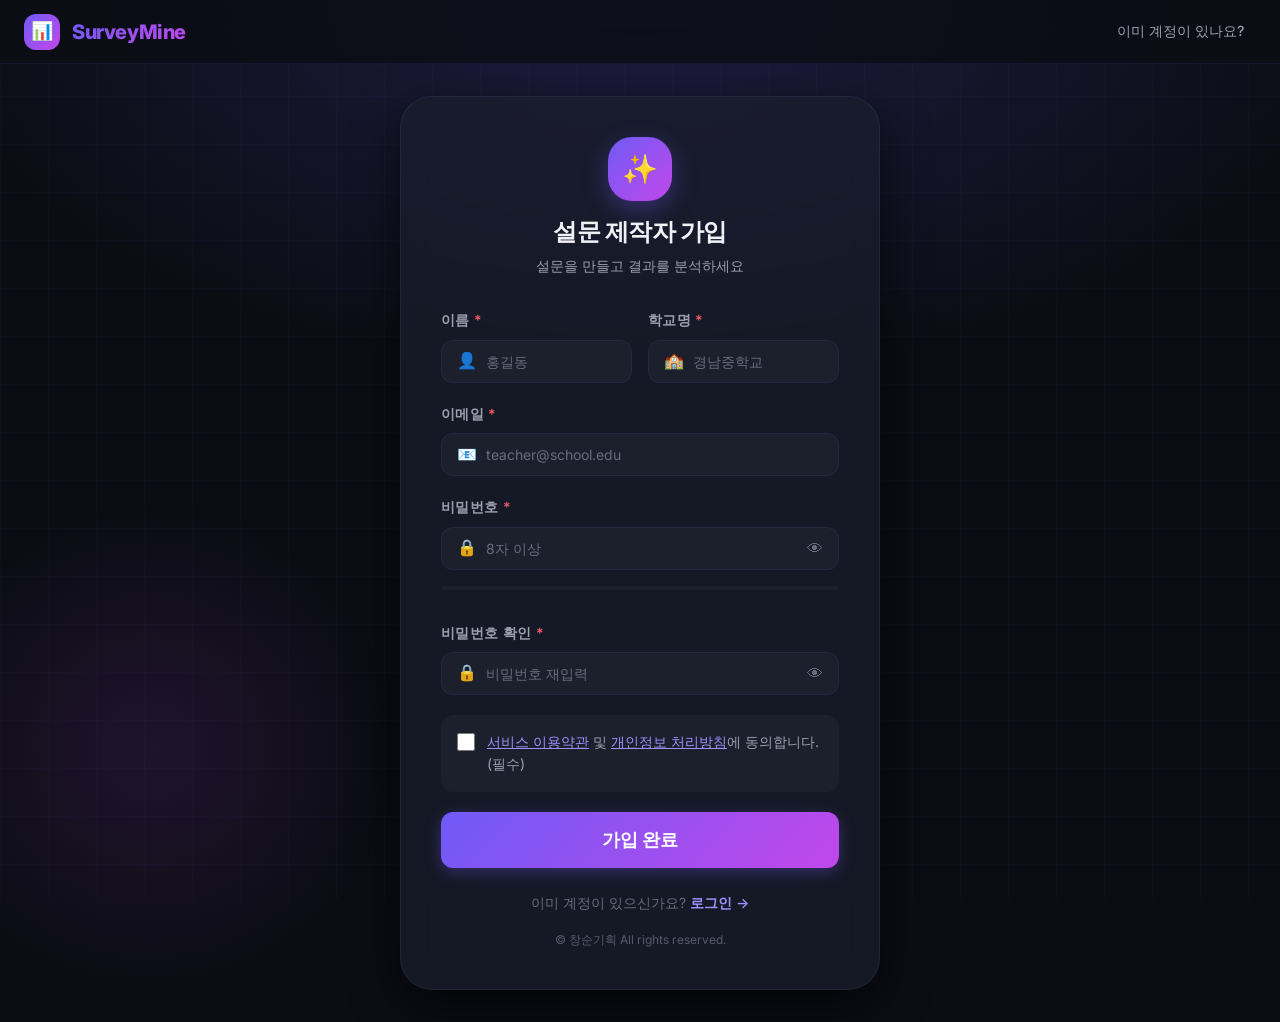
<file: signup.html>
<!DOCTYPE html>
<html lang="ko">
<head>
  <meta charset="UTF-8" />
  <meta name="viewport" content="width=device-width, initial-scale=1.0" />
  <title>회원가입 — SurveyMine</title>
  <meta name="description" content="SurveyMine 설문 제작자로 가입하세요." />
  <link rel="stylesheet" href="css/style.css" />
  <style>
    .auth-page {
      min-height: 100vh;
      display: flex;
      align-items: center;
      justify-content: center;
      padding: var(--sp-8) var(--sp-6);
      position: relative;
    }

    .auth-page::before {
      content: '';
      position: fixed;
      width: 500px; height: 500px;
      background: radial-gradient(circle, hsla(285,80%,60%,0.12) 0%, transparent 70%);
      bottom: -100px; left: -100px;
      border-radius: 50%;
      pointer-events: none;
    }

    .auth-card {
      background: var(--glass-bg);
      backdrop-filter: var(--glass-blur);
      border: 1px solid var(--glass-border);
      border-radius: var(--radius-2xl);
      padding: var(--sp-10) var(--sp-10);
      max-width: 480px;
      width: 100%;
      box-shadow: var(--shadow-xl);
      animation: slideUp 0.6s var(--ease-out) both;
      position: relative;
      z-index: 1;
    }

    .auth-header {
      text-align: center;
      margin-bottom: var(--sp-8);
    }

    .auth-icon {
      width: 64px; height: 64px;
      background: var(--grad-primary);
      border-radius: var(--radius-xl);
      display: flex; align-items: center; justify-content: center;
      font-size: 1.8rem;
      margin: 0 auto var(--sp-4);
      box-shadow: 0 8px 24px var(--clr-primary-glow);
    }

    .auth-title {
      font-size: var(--text-2xl);
      font-weight: 800;
      margin-bottom: var(--sp-2);
    }

    .auth-subtitle {
      font-size: var(--text-sm);
      color: var(--clr-text-secondary);
    }

    .auth-form {
      display: flex;
      flex-direction: column;
      gap: var(--sp-5);
    }

    .form-row {
      display: grid;
      grid-template-columns: 1fr 1fr;
      gap: var(--sp-4);
    }

    .input-wrapper {
      position: relative;
    }

    .input-icon {
      position: absolute;
      left: var(--sp-4);
      top: 50%;
      transform: translateY(-50%);
      font-size: 1rem;
      pointer-events: none;
      color: var(--clr-text-muted);
    }

    .input-wrapper .form-input {
      padding-left: calc(var(--sp-4) + 20px + var(--sp-2));
    }

    .password-toggle {
      position: absolute;
      right: var(--sp-4);
      top: 50%;
      transform: translateY(-50%);
      background: none;
      border: none;
      cursor: pointer;
      color: var(--clr-text-muted);
      font-size: 1rem;
      padding: 0;
      transition: color var(--dur-fast);
    }

    .password-toggle:hover { color: var(--clr-text-primary); }

    .strength-bar {
      height: 4px;
      border-radius: var(--radius-full);
      background: var(--clr-bg-elevated);
      overflow: hidden;
      margin-top: var(--sp-2);
    }

    .strength-fill {
      height: 100%;
      border-radius: inherit;
      transition: width 0.3s var(--ease-out), background 0.3s;
      width: 0;
    }

    .strength-label {
      font-size: var(--text-xs);
      margin-top: var(--sp-1);
      color: var(--clr-text-muted);
    }

    .terms-check {
      display: flex;
      align-items: flex-start;
      gap: var(--sp-3);
      padding: var(--sp-4);
      background: var(--clr-bg-elevated);
      border-radius: var(--radius-md);
    }

    .terms-check input[type="checkbox"] {
      width: 18px;
      height: 18px;
      accent-color: var(--clr-primary);
      flex-shrink: 0;
      margin-top: 2px;
      cursor: pointer;
    }

    .terms-check label {
      font-size: var(--text-sm);
      color: var(--clr-text-secondary);
      cursor: pointer;
    }

    .terms-check a {
      color: var(--clr-primary-light);
      text-decoration: underline;
    }

    .auth-footer {
      text-align: center;
      margin-top: var(--sp-6);
      font-size: var(--text-sm);
      color: var(--clr-text-muted);
    }

    .auth-footer a {
      color: var(--clr-primary-light);
      font-weight: 600;
    }

    .error-msg {
      background: hsla(355,85%,65%,0.1);
      border: 1px solid hsla(355,85%,65%,0.3);
      border-radius: var(--radius-md);
      padding: var(--sp-3) var(--sp-4);
      font-size: var(--text-sm);
      color: var(--clr-danger);
      display: none;
      align-items: center;
      gap: var(--sp-2);
    }

    .error-msg.visible { display: flex; }

    @media (max-width: 480px) {
      .auth-card { padding: var(--sp-8) var(--sp-6); border-radius: var(--radius-xl); }
      .form-row  { grid-template-columns: 1fr; }
    }
  </style>
</head>
<body>

  <!-- Navbar -->
  <nav class="navbar" aria-label="주 메뉴">
    <a class="navbar-brand" href="index.html" aria-label="SurveyMine 홈">
      <div class="brand-icon" aria-hidden="true">📊</div>
      <span class="text-gradient">SurveyMine</span>
    </a>
    <div class="navbar-nav">
      <a class="nav-link" href="login.html">이미 계정이 있나요?</a>
    </div>
  </nav>

  <div class="toast-container" id="toast-container" role="alert" aria-live="polite"></div>

  <main class="auth-page" role="main">
    <div class="auth-card">
      <div class="auth-header">
        <div class="auth-icon" aria-hidden="true">✨</div>
        <h1 class="auth-title">설문 제작자 가입</h1>
        <p class="auth-subtitle">설문을 만들고 결과를 분석하세요</p>
      </div>

      <form class="auth-form" id="signup-form" novalidate aria-label="회원가입 양식">
        <div id="form-error" class="error-msg" role="alert">
          <span>❌</span>
          <span id="form-error-text"></span>
        </div>

        <div class="form-row">
          <div class="form-group">
            <label class="form-label" for="name">이름 <span style="color:var(--clr-danger)">*</span></label>
            <div class="input-wrapper">
              <span class="input-icon" aria-hidden="true">👤</span>
              <input id="name" type="text" class="form-input" placeholder="홍길동" required
                autocomplete="name" aria-required="true" />
            </div>
          </div>
          <div class="form-group">
            <label class="form-label" for="school-name">학교명 <span style="color:var(--clr-danger)">*</span></label>
            <div class="input-wrapper">
              <span class="input-icon" aria-hidden="true">🏫</span>
              <input id="school-name" type="text" class="form-input" placeholder="경남중학교" required
                autocomplete="organization" aria-required="true" />
            </div>
          </div>
        </div>

        <div class="form-group">
          <label class="form-label" for="email">이메일 <span style="color:var(--clr-danger)">*</span></label>
          <div class="input-wrapper">
            <span class="input-icon" aria-hidden="true">📧</span>
            <input id="email" type="email" class="form-input" placeholder="teacher@school.edu" required
              autocomplete="email" aria-required="true" />
          </div>
        </div>

        <div class="form-group">
          <label class="form-label" for="password">비밀번호 <span style="color:var(--clr-danger)">*</span></label>
          <div class="input-wrapper">
            <span class="input-icon" aria-hidden="true">🔒</span>
            <input id="password" type="password" class="form-input" placeholder="8자 이상" required
              autocomplete="new-password" aria-required="true" aria-describedby="pw-strength-label" />
            <button type="button" class="password-toggle" id="pw-toggle" aria-label="비밀번호 표시/숨기기">👁</button>
          </div>
          <div class="strength-bar" role="progressbar" aria-valuenow="0" aria-valuemin="0" aria-valuemax="100" aria-label="비밀번호 강도">
            <div class="strength-fill" id="strength-fill"></div>
          </div>
          <div class="strength-label" id="pw-strength-label"></div>
        </div>

        <div class="form-group">
          <label class="form-label" for="password-confirm">비밀번호 확인 <span style="color:var(--clr-danger)">*</span></label>
          <div class="input-wrapper">
            <span class="input-icon" aria-hidden="true">🔒</span>
            <input id="password-confirm" type="password" class="form-input" placeholder="비밀번호 재입력" required
              autocomplete="new-password" aria-required="true" />
            <button type="button" class="password-toggle" id="pw-confirm-toggle" aria-label="비밀번호 확인 표시/숨기기">👁</button>
          </div>
          <div class="form-error" id="pw-match-error" style="display:none">⚠️ 비밀번호가 일치하지 않습니다</div>
        </div>

        <div class="terms-check">
          <input type="checkbox" id="terms" required aria-required="true" />
          <label for="terms">
            <a href="#" onclick="return false">서비스 이용약관</a> 및
            <a href="#" onclick="return false">개인정보 처리방침</a>에 동의합니다. (필수)
          </label>
        </div>

        <button type="submit" class="btn btn-primary btn-full btn-lg" id="submit-btn">
          <span id="submit-text">가입 완료</span>
          <div class="spinner spinner-sm" id="submit-spinner" style="display:none" aria-label="처리 중"></div>
        </button>
      </form>

      <div class="auth-footer">
        이미 계정이 있으신가요? <a href="login.html">로그인 →</a>
      </div>
      <div style="font-size:var(--text-xs);color:var(--clr-text-muted);text-align:center;margin-top:var(--sp-4);opacity:0.8">
        © 창순기획 All rights reserved.
      </div>
    </div>
  </main>

  <script src="js/auth.js"></script>
  <script src="js/api.js"></script>
  <script>
    Auth.redirectIfLoggedIn('/admin/dashboard.html');

    /* ── Toast Helper ─────────────────────────────────────────── */
    function showToast(type, title, msg='') {
      const icons = { success:'✅', error:'❌', warning:'⚠️', info:'ℹ️' };
      const c = document.getElementById('toast-container');
      const t = document.createElement('div');
      t.className = `toast toast-${type}`;
      t.innerHTML = `
        <div class="toast-icon">${icons[type]}</div>
        <div class="toast-body">
          <div class="toast-title">${title}</div>
          ${msg?`<div class="toast-message">${msg}</div>`:''}
        </div>`;
      c.appendChild(t);
      setTimeout(() => t.remove(), 4000);
    }

    /* ── 비밀번호 강도 ────────────────────────────────────────── */
    const pwInput    = document.getElementById('password');
    const strengthFill  = document.getElementById('strength-fill');
    const strengthLabel = document.getElementById('pw-strength-label');

    pwInput.addEventListener('input', () => {
      const val = pwInput.value;
      let score = 0;
      if (val.length >= 8)  score++;
      if (/[A-Z]/.test(val)) score++;
      if (/[0-9]/.test(val)) score++;
      if (/[^A-Za-z0-9]/.test(val)) score++;

      const levels = [
        { pct: 0,   color: '',                     label: '' },
        { pct: 25,  color: 'var(--clr-danger)',    label: '❌ 매우 약함' },
        { pct: 50,  color: 'var(--clr-warning)',   label: '⚠️ 약함' },
        { pct: 75,  color: 'var(--clr-info)',      label: '✅ 보통' },
        { pct: 100, color: 'var(--clr-success)',   label: '💪 강함' },
      ];

      const lvl = val.length === 0 ? levels[0] : levels[score];
      strengthFill.style.width  = lvl.pct + '%';
      strengthFill.style.background = lvl.color;
      strengthLabel.textContent = lvl.label;
      document.querySelector('[role="progressbar"]').setAttribute('aria-valuenow', lvl.pct);
    });

    /* ── 비밀번호 표시 토글 ───────────────────────────────────── */
    function setupPwToggle(btnId, inputId) {
      document.getElementById(btnId).addEventListener('click', () => {
        const input = document.getElementById(inputId);
        input.type = input.type === 'password' ? 'text' : 'password';
      });
    }
    setupPwToggle('pw-toggle', 'password');
    setupPwToggle('pw-confirm-toggle', 'password-confirm');

    /* ── 비밀번호 확인 실시간 검사 ────────────────────────────── */
    const pwConfirm = document.getElementById('password-confirm');
    const pwMatchError = document.getElementById('pw-match-error');
    pwConfirm.addEventListener('input', () => {
      if (pwConfirm.value && pwConfirm.value !== pwInput.value) {
        pwMatchError.style.display = 'flex';
        pwConfirm.classList.add('is-error');
      } else {
        pwMatchError.style.display = 'none';
        pwConfirm.classList.remove('is-error');
        if (pwConfirm.value) pwConfirm.classList.add('is-success');
      }
    });

    /* ── 폼 에러 표시 ─────────────────────────────────────────── */
    function showFormError(msg) {
      const el = document.getElementById('form-error');
      document.getElementById('form-error-text').textContent = msg;
      el.classList.add('visible');
    }

    function hideFormError() {
      document.getElementById('form-error').classList.remove('visible');
    }

    /* ── 제출 ─────────────────────────────────────────────────── */
    document.getElementById('signup-form').addEventListener('submit', async (e) => {
      e.preventDefault();
      hideFormError();

      const name        = document.getElementById('name').value.trim();
      const schoolName  = document.getElementById('school-name').value.trim();
      const email       = document.getElementById('email').value.trim();
      const password    = pwInput.value;
      const passwordCf  = pwConfirm.value;
      const terms       = document.getElementById('terms').checked;

      // 유효성 검사
      if (!name || !schoolName || !email || !password) {
        showFormError('모든 필수 항목을 입력해 주세요.');
        return;
      }

      if (!/^[^\s@]+@[^\s@]+\.[^\s@]+$/.test(email)) {
        showFormError('올바른 이메일 형식을 입력해 주세요.');
        return;
      }

      if (password.length < 8) {
        showFormError('비밀번호는 8자 이상이어야 합니다.');
        return;
      }

      if (password !== passwordCf) {
        showFormError('비밀번호가 일치하지 않습니다.');
        return;
      }

      if (!terms) {
        showFormError('이용약관에 동의해 주세요.');
        return;
      }

      // 로딩
      const btn = document.getElementById('submit-btn');
      document.getElementById('submit-text').textContent = '처리 중...';
      document.getElementById('submit-spinner').style.display = 'block';
      btn.disabled = true;

      try {
        const res = await API.signup(email, password, name, schoolName);
        showToast('success', '가입 완료!', '로그인 페이지로 이동합니다...');
        setTimeout(() => { location.href = 'login.html'; }, 1500);
      } catch (err) {
        showFormError(err.message || '가입 중 오류가 발생했습니다. 다시 시도해 주세요.');
      } finally {
        document.getElementById('submit-text').textContent = '가입 완료';
        document.getElementById('submit-spinner').style.display = 'none';
        btn.disabled = false;
      }
    });
  </script>
</body>
</html>
</file>
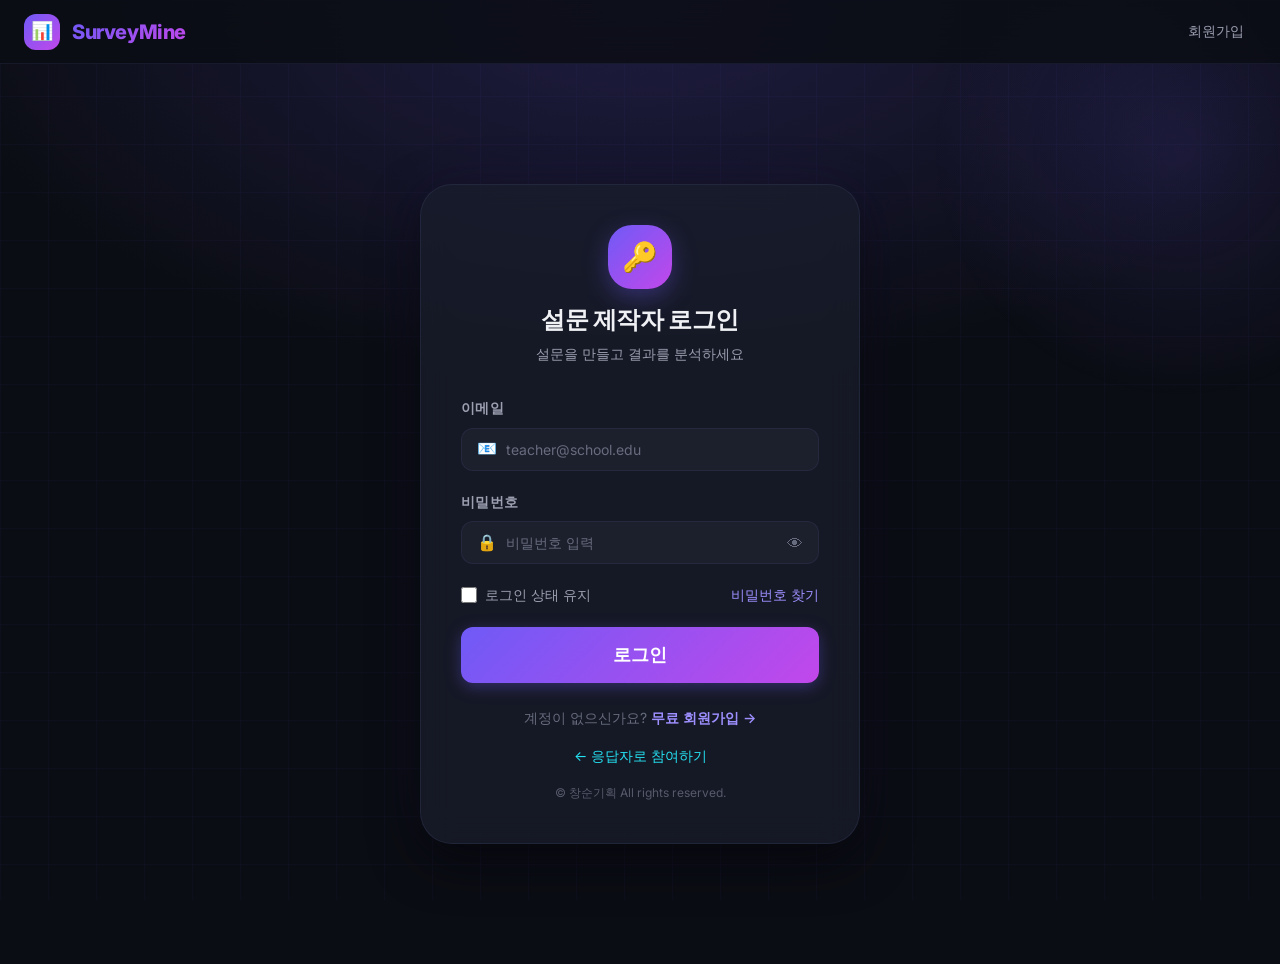
<file: admin/builder.html>
<!DOCTYPE html>
<html lang="ko">
<head>
  <meta charset="UTF-8" />
  <meta name="viewport" content="width=device-width, initial-scale=1.0" />
  <title>설문 빌더 — SurveyMine</title>
  <meta name="description" content="설문 문항을 만들고 편집합니다." />
  <link rel="stylesheet" href="../css/style.css" />
  <style>
    body { overflow: hidden; }

    .builder-page {
      display: grid;
      grid-template-rows: 64px 56px 1fr;
      height: 100vh;
    }

    /* 빌더 상단 툴바 */
    .builder-toolbar {
      background: var(--clr-bg-surface);
      border-bottom: 1px solid var(--clr-border);
      padding: 0 var(--sp-6);
      display: flex; align-items: center; gap: var(--sp-4);
    }

    .builder-survey-title-input {
      flex: 1; max-width: 400px;
      background: var(--clr-bg-elevated);
      border: 1.5px solid var(--clr-border);
      border-radius: var(--radius-md);
      padding: var(--sp-2) var(--sp-4);
      color: var(--clr-text-primary);
      font-size: var(--text-base); font-weight: 600;
      outline: none; transition: all var(--dur-fast);
    }

    .builder-survey-title-input:focus {
      border-color: var(--clr-primary);
      box-shadow: 0 0 0 3px var(--clr-primary-glow);
    }

    .toolbar-sep {
      width: 1px; height: 24px; background: var(--clr-border); flex-shrink: 0;
    }

    /* 3단 레이아웃 */
    .builder-layout {
      display: grid;
      grid-template-columns: 260px 1fr 320px;
      overflow: hidden;
    }

    /* 좌측: 문항 타입 팔레트 */
    .panel-left {
      background: var(--clr-bg-surface);
      border-right: 1px solid var(--clr-border);
      display: flex; flex-direction: column;
      overflow: hidden;
    }

    .panel-header {
      padding: var(--sp-4) var(--sp-5);
      border-bottom: 1px solid var(--clr-border);
      font-size: var(--text-xs); font-weight: 700;
      color: var(--clr-text-muted);
      text-transform: uppercase; letter-spacing: 0.08em;
    }

    .panel-body { flex: 1; overflow-y: auto; padding: var(--sp-4); }

    .type-section-label {
      font-size: var(--text-xs); font-weight: 700; color: var(--clr-text-muted);
      text-transform: uppercase; letter-spacing: 0.06em;
      margin: var(--sp-3) 0 var(--sp-2);
    }

    .type-grid { display: grid; grid-template-columns: 1fr 1fr; gap: var(--sp-2); margin-bottom: var(--sp-3); }

    .type-tile {
      display: flex; flex-direction: column; align-items: center;
      gap: var(--sp-1); padding: var(--sp-3) var(--sp-2);
      background: var(--clr-bg-elevated);
      border: 1.5px solid var(--clr-border);
      border-radius: var(--radius-md);
      cursor: pointer; transition: all var(--dur-fast) var(--ease-out);
      font-size: 0.68rem; font-weight: 600;
      color: var(--clr-text-secondary); text-align: center;
      user-select: none;
    }

    .type-tile:hover {
      border-color: var(--clr-primary);
      color: var(--clr-primary-light);
      background: hsla(248,90%,66%,0.08);
      transform: translateY(-2px);
    }

    .type-tile .t-icon { font-size: 1.3rem; }

    /* 중앙: 문항 목록 */
    .panel-center {
      background: var(--clr-bg-base);
      overflow-y: auto;
      padding: var(--sp-5);
      display: flex; flex-direction: column; gap: var(--sp-3);
    }

    .builder-q-item {
      background: var(--glass-bg);
      backdrop-filter: var(--glass-blur);
      border: 1.5px solid var(--glass-border);
      border-radius: var(--radius-lg);
      padding: var(--sp-4) var(--sp-5);
      cursor: pointer;
      transition: all var(--dur-fast);
      display: flex; align-items: flex-start; gap: var(--sp-3);
      position: relative;
    }

    .builder-q-item:hover { border-color: var(--clr-border-focus); }
    .builder-q-item.selected {
      border-color: var(--clr-primary);
      background: hsla(248,90%,66%,0.07);
      box-shadow: 0 0 0 1px var(--clr-primary);
    }

    .builder-q-item.dragging {
      opacity: 0.5; border-style: dashed;
    }

    .q-drag-handle {
      color: var(--clr-text-muted); cursor: grab; font-size: 1rem;
      padding-top: 2px; flex-shrink: 0;
    }

    .q-item-body { flex: 1; min-width: 0; }

    .q-type-chip {
      display: inline-flex; align-items: center; gap: var(--sp-1);
      font-size: 0.65rem; font-weight: 700; text-transform: uppercase;
      letter-spacing: 0.05em; color: var(--clr-primary-light);
      background: hsla(248,90%,66%,0.12);
      border-radius: var(--radius-full); padding: 2px var(--sp-2);
      margin-bottom: var(--sp-2);
    }

    .q-item-title {
      font-size: var(--text-sm); font-weight: 600;
      white-space: nowrap; overflow: hidden; text-overflow: ellipsis;
      color: var(--clr-text-primary);
    }

    .q-item-meta {
      font-size: var(--text-xs); color: var(--clr-text-muted); margin-top: 2px;
    }

    .q-item-actions {
      display: flex; gap: var(--sp-1); flex-shrink: 0; opacity: 0;
      transition: opacity var(--dur-fast);
    }

    .builder-q-item:hover .q-item-actions,
    .builder-q-item.selected .q-item-actions { opacity: 1; }

    .q-num {
      position: absolute; top: var(--sp-3); right: var(--sp-3);
      width: 22px; height: 22px;
      background: var(--clr-bg-elevated);
      border-radius: 50%;
      font-size: 0.65rem; font-weight: 700;
      display: flex; align-items: center; justify-content: center;
      color: var(--clr-text-muted);
    }

    .center-empty {
      flex: 1; display: flex; flex-direction: column;
      align-items: center; justify-content: center; gap: var(--sp-4);
      color: var(--clr-text-muted); text-align: center;
      padding: var(--sp-12);
    }

    .center-empty-icon { font-size: 3rem; }

    /* 우측: 문항 편집 패널 */
    .panel-right {
      background: var(--clr-bg-surface);
      border-left: 1px solid var(--clr-border);
      overflow-y: auto;
    }

    .editor-section { padding: var(--sp-5); border-bottom: 1px solid var(--clr-border); }
    .editor-section:last-child { border-bottom: none; }
    .editor-label {
      font-size: var(--text-xs); font-weight: 700; color: var(--clr-text-muted);
      text-transform: uppercase; letter-spacing: 0.06em; margin-bottom: var(--sp-3);
    }

    .options-list { display: flex; flex-direction: column; gap: var(--sp-2); }

    .option-row {
      display: flex; align-items: center; gap: var(--sp-2);
    }

    .option-row input {
      flex: 1; padding: var(--sp-2) var(--sp-3);
      background: var(--clr-bg-elevated); border: 1.5px solid var(--clr-border);
      border-radius: var(--radius-sm); color: var(--clr-text-primary);
      font-size: var(--text-sm); outline: none; font-family: var(--font-sans);
      transition: border-color var(--dur-fast);
    }

    .option-row input:focus { border-color: var(--clr-primary); }

    .option-del-btn {
      width: 28px; height: 28px; border-radius: var(--radius-sm);
      background: none; border: none; cursor: pointer;
      color: var(--clr-text-muted); font-size: 1rem;
      display: flex; align-items: center; justify-content: center;
      transition: all var(--dur-fast); flex-shrink: 0;
    }

    .option-del-btn:hover { background: hsla(355,85%,65%,0.15); color: var(--clr-danger); }

    .toggle-row {
      display: flex; align-items: center; justify-content: space-between;
      padding: var(--sp-2) 0;
    }

    .toggle-label { font-size: var(--text-sm); color: var(--clr-text-secondary); }

    .toggle-switch {
      width: 40px; height: 22px; background: var(--clr-bg-elevated);
      border-radius: var(--radius-full); position: relative;
      cursor: pointer; transition: background var(--dur-fast);
      border: 1.5px solid var(--clr-border); flex-shrink: 0;
    }

    .toggle-switch.on { background: var(--clr-primary); border-color: var(--clr-primary); }

    .toggle-switch::after {
      content: ''; position: absolute;
      width: 16px; height: 16px; border-radius: 50%;
      background: white; top: 1px; left: 1px;
      transition: transform var(--dur-fast) var(--ease-out);
      box-shadow: 0 1px 3px hsla(0,0%,0%,0.3);
    }

    .toggle-switch.on::after { transform: translateX(18px); }

    /* 미리보기 없음 placeholder */
    .no-selection {
      display: flex; flex-direction: column; align-items: center; justify-content: center;
      height: 100%; gap: var(--sp-4); color: var(--clr-text-muted); text-align: center;
      padding: var(--sp-8);
    }

    @media (max-width: 1024px) {
      body { overflow: auto; }
      .builder-page { grid-template-rows: auto auto auto; height: auto; }
      .builder-layout { grid-template-columns: 1fr; grid-template-rows: auto 1fr auto; }
      .panel-left, .panel-right { max-height: 260px; }
      .panel-center { min-height: 400px; overflow: visible; }
    }
  </style>
</head>
<body>
<div class="builder-page">

  <!-- Navbar -->
  <nav class="navbar" style="position:relative;z-index:auto" aria-label="주 메뉴">
    <a class="navbar-brand" href="../index.html" aria-label="SurveyMine 홈">
      <div class="brand-icon" aria-hidden="true">📊</div>
      <span class="text-gradient">SurveyMine</span>
    </a>
    <div class="navbar-nav">
      <a class="btn btn-ghost btn-sm" href="dashboard.html">← 목록</a>
      <div class="toolbar-sep"></div>
      <span id="save-status" style="font-size:var(--text-xs);color:var(--clr-text-muted)">저장됨</span>
      <button class="btn btn-outline btn-sm" id="btn-preview" aria-label="미리보기">👁 미리보기</button>
      <button class="btn btn-primary btn-sm" id="btn-publish" aria-label="게시">🚀 게시</button>
    </div>
  </nav>

  <!-- 빌더 툴바 -->
  <div class="builder-toolbar" role="toolbar" aria-label="설문 설정">
    <input type="text" class="builder-survey-title-input" id="survey-title-input"
           placeholder="설문 제목 입력..." aria-label="설문 제목" />
    <div class="toolbar-sep"></div>
    <div style="display:flex;align-items:center;gap:var(--sp-2);font-size:var(--text-sm);color:var(--clr-text-secondary)">
      <span>📝</span>
      <span id="q-count-label">0개 문항</span>
    </div>
    <div class="toolbar-sep"></div>
    <label style="display:flex;align-items:center;gap:var(--sp-2);font-size:var(--text-sm);cursor:pointer">
      <span style="color:var(--clr-text-muted)">복수응답</span>
      <div class="toggle-switch" id="toggle-multiple" role="switch" aria-checked="true" tabindex="0"></div>
    </label>
  </div>

  <!-- 3단 레이아웃 -->
  <div class="builder-layout">

    <!-- 좌측: 타입 팔레트 -->
    <aside class="panel-left" aria-label="문항 타입 선택">
      <div class="panel-header">문항 타입</div>
      <div class="panel-body">
        <div class="type-section-label">선택형</div>
        <div class="type-grid" id="type-palette">
          <!-- JS로 채워짐 -->
        </div>
      </div>
      <div style="font-size:10px;color:var(--clr-text-muted);text-align:center;padding:var(--sp-3);border-top:1px solid var(--clr-border);opacity:0.8">
        © 창순기획
      </div>
    </aside>

    <!-- 중앙: 문항 목록 -->
    <main class="panel-center" id="questions-list" role="list" aria-label="문항 목록">
      <div class="center-empty" id="center-empty">
        <div class="center-empty-icon" aria-hidden="true">🧩</div>
        <strong>좌측에서 문항 타입을 클릭하세요</strong>
        <span style="font-size:var(--text-sm)">원하는 문항을 추가하여 설문을 구성하세요</span>
      </div>
    </main>

    <!-- 우측: 편집 패널 -->
    <aside class="panel-right" aria-label="문항 편집">
      <div class="no-selection" id="no-selection">
        <span style="font-size:2.5rem" aria-hidden="true">👈</span>
        <strong>문항을 선택하세요</strong>
        <span style="font-size:var(--text-sm)">선택하면 여기서 편집할 수 있습니다</span>
      </div>
      <div id="editor-panel" style="display:none">
        <!-- JS로 동적 생성 -->
      </div>
    </aside>

  </div>
</div>

<!-- Toast -->
<div class="toast-container" id="toast-container" role="alert" aria-live="polite"></div>

<script src="../js/auth.js"></script>
<script src="../js/api.js"></script>
<script src="../js/question-types/index.js"></script>
<script>
if (!Auth.requireAuth(true)) { /* redirects */ }

function showToast(type, title, msg='') {
  const icons = { success:'✅', error:'❌', warning:'⚠️', info:'ℹ️' };
  const c = document.getElementById('toast-container');
  const t = document.createElement('div');
  t.className = `toast toast-${type}`;
  t.innerHTML = `<div class="toast-icon">${icons[type]}</div><div class="toast-body"><div class="toast-title">${title}</div>${msg?`<div class="toast-message">${msg}</div>`:''}</div>`;
  c.appendChild(t);
  setTimeout(() => t.remove(), 4000);
}

/* ── 상수 ─────────────────────────────────────────────────────────── */
const TYPE_DEFS = [
  { type:'radio',         icon:'🔘', label:'단일 선택',     hasOptions:true },
  { type:'checkbox',      icon:'☑️',  label:'복수 선택',     hasOptions:true },
  { type:'dropdown',      icon:'🔽', label:'드롭다운',       hasOptions:true },
  { type:'text',          icon:'📝', label:'단답형' },
  { type:'textarea',      icon:'📄', label:'서술형(장문)' },
  { type:'grid_radio',    icon:'📊', label:'객관식 그리드',  hasGrid:true },
  { type:'grid_checkbox', icon:'🔲', label:'체크박스 그리드', hasGrid:true },
  { type:'scale',         icon:'📏', label:'선형 척도' },
  { type:'rating',        icon:'⭐', label:'별점 평가' },
  { type:'rank',          icon:'🔢', label:'순위 매기기',    hasOptions:true },
  { type:'signature',     icon:'✍️',  label:'터치패드 서명' },
  { type:'date',          icon:'📅', label:'날짜/시간' },
];

const params   = new URLSearchParams(location.search);
const surveyId = params.get('surveyId') || 'NEW';

let questions   = [];
let selectedIdx = -1;
let saveTimer   = null;

/* ── 팔레트 렌더 ──────────────────────────────────────────────────── */
function buildPalette() {
  const grid = document.getElementById('type-palette');
  grid.innerHTML = TYPE_DEFS.map(def => `
    <div class="type-tile" data-type="${def.type}" role="button"
         tabindex="0" aria-label="${def.label} 추가">
      <span class="t-icon">${def.icon}</span>
      <span>${def.label}</span>
    </div>`).join('');

  grid.querySelectorAll('.type-tile').forEach(tile => {
    const add = () => addQuestion(tile.dataset.type);
    tile.addEventListener('click', add);
    tile.addEventListener('keydown', e => { if (e.key==='Enter'||e.key===' ') add(); });
  });
}

/* ── 문항 추가 ────────────────────────────────────────────────────── */
function makeDefaultQuestion(type) {
  const def   = TYPE_DEFS.find(d => d.type === type);
  const qid   = 'Q_' + Date.now();
  const base  = {
    questionId: qid,
    type,
    title: `${def.label} 문항`,
    required: false,
    order: questions.length + 1,
  };
  if (def.hasOptions) base.options = ['선택지 1', '선택지 2', '선택지 3'];
  if (def.hasGrid)    base.grid    = { rows:['항목 1','항목 2'], cols:['매우불만','불만','보통','만족','매우만족'] };
  if (type === 'scale')   base.validation = { min:1, max:5, minLabel:'최저', maxLabel:'최고' };
  if (type === 'rating')  base.validation = { max:5 };
  return base;
}

function addQuestion(type) {
  const q = makeDefaultQuestion(type);
  questions.push(q);
  renderList();
  selectQuestion(questions.length - 1);
  scheduleSave();
  document.getElementById('center-empty').style.display = 'none';
}

/* ── 문항 삭제 ────────────────────────────────────────────────────── */
function deleteQuestion(idx) {
  questions.splice(idx, 1);
  questions.forEach((q, i) => q.order = i + 1);
  if (selectedIdx >= questions.length) selectedIdx = questions.length - 1;
  renderList();
  if (selectedIdx >= 0) selectQuestion(selectedIdx);
  else { document.getElementById('no-selection').style.display=''; document.getElementById('editor-panel').style.display='none'; }
  if (questions.length === 0) document.getElementById('center-empty').style.display='';
  scheduleSave();
}

/* ── 복제 ─────────────────────────────────────────────────────────── */
function duplicateQuestion(idx) {
  const copy = JSON.parse(JSON.stringify(questions[idx]));
  copy.questionId = 'Q_' + Date.now();
  copy.order = idx + 2;
  questions.splice(idx + 1, 0, copy);
  questions.forEach((q, i) => q.order = i + 1);
  renderList();
  selectQuestion(idx + 1);
  scheduleSave();
}

/* ── 목록 렌더 ────────────────────────────────────────────────────── */
function renderList() {
  const list = document.getElementById('questions-list');
  const empEl = document.getElementById('center-empty');
  empEl.style.display = questions.length ? 'none' : '';

  // 기존 문항 아이템만 제거
  list.querySelectorAll('.builder-q-item').forEach(el => el.remove());

  questions.forEach((q, i) => {
    const def  = TYPE_DEFS.find(d => d.type === q.type) || {};
    const item = document.createElement('div');
    item.className = `builder-q-item${i === selectedIdx ? ' selected' : ''}`;
    item.draggable = true;
    item.dataset.idx = i;
    item.setAttribute('role', 'listitem');
    item.innerHTML = `
      <div class="q-drag-handle" aria-hidden="true">⠿</div>
      <div class="q-item-body">
        <div class="q-type-chip">${def.icon || ''} ${def.label || q.type}</div>
        <div class="q-item-title">${q.title}</div>
        <div class="q-item-meta">${q.required ? '✱ 필수' : '선택'}</div>
      </div>
      <div class="q-item-actions">
        <button class="btn-icon-sm btn btn-ghost" data-action="dup" aria-label="복제" title="복제">⧉</button>
        <button class="btn-icon-sm btn btn-ghost" data-action="del" aria-label="삭제" title="삭제" style="color:var(--clr-danger)">✕</button>
      </div>
      <div class="q-num">${i + 1}</div>`;

    item.addEventListener('click', e => {
      if (e.target.closest('[data-action]')) return;
      selectQuestion(i);
    });

    item.querySelector('[data-action="dup"]').addEventListener('click', e => { e.stopPropagation(); duplicateQuestion(i); });
    item.querySelector('[data-action="del"]').addEventListener('click', e => { e.stopPropagation(); if (confirm('삭제할까요?')) deleteQuestion(i); });

    // 드래그 정렬
    item.addEventListener('dragstart', e => { e.dataTransfer.effectAllowed='move'; item.classList.add('dragging'); item._dragIdx=i; });
    item.addEventListener('dragend',   () => item.classList.remove('dragging'));
    item.addEventListener('dragover',  e => {
      e.preventDefault();
      const src = list.querySelector('.dragging');
      if (!src || src===item) return;
      const rect = item.getBoundingClientRect();
      const before = e.clientY < rect.top + rect.height/2;
      list.insertBefore(src, before ? item : item.nextSibling);
    });
    item.addEventListener('drop', () => {
      // 순서 재계산
      const newOrder = [...list.querySelectorAll('.builder-q-item')].map(el => parseInt(el.dataset.idx));
      const reordered = newOrder.map(oi => questions[oi]);
      reordered.forEach((q, i) => q.order = i+1);
      questions.length = 0;
      questions.push(...reordered);
      renderList();
      scheduleSave();
    });

    list.appendChild(item);
  });

  document.getElementById('q-count-label').textContent = `${questions.length}개 문항`;
}

/* ── 문항 선택 & 편집 패널 ────────────────────────────────────────── */
function selectQuestion(idx) {
  selectedIdx = idx;
  renderList();
  const q = questions[idx];
  if (!q) return;

  document.getElementById('no-selection').style.display   = 'none';
  document.getElementById('editor-panel').style.display   = 'block';
  renderEditor(q, idx);
}

function renderEditor(q, idx) {
  const def = TYPE_DEFS.find(d => d.type === q.type) || {};
  const panel = document.getElementById('editor-panel');

  panel.innerHTML = `
    <!-- 제목 -->
    <div class="editor-section">
      <div class="editor-label">문항 제목</div>
      <textarea class="form-textarea" id="ed-title" rows="2"
                aria-label="문항 제목">${q.title}</textarea>
    </div>

    <!-- 필수 여부 -->
    <div class="editor-section">
      <div class="toggle-row">
        <span class="toggle-label">필수 항목</span>
        <div class="toggle-switch${q.required?' on':''}" id="ed-required"
             role="switch" aria-checked="${q.required}" tabindex="0"></div>
      </div>
    </div>

    <!-- 선택지 (radio, checkbox, dropdown, rank) -->
    ${def.hasOptions ? `
    <div class="editor-section">
      <div class="editor-label">선택지</div>
      <div class="options-list" id="ed-options">
        ${(q.options||[]).map((opt,i) => optionRowHtml(opt, i)).join('')}
      </div>
      <button class="btn btn-ghost btn-sm" id="ed-add-option" style="margin-top:var(--sp-3)">
        + 선택지 추가
      </button>
    </div>` : ''}

    <!-- 그리드 행/열 -->
    ${def.hasGrid ? `
    <div class="editor-section">
      <div class="editor-label">행 (항목)</div>
      <div class="options-list" id="ed-rows">
        ${(q.grid?.rows||[]).map((r,i) => optionRowHtml(r, i, 'row')).join('')}
      </div>
      <button class="btn btn-ghost btn-sm" id="ed-add-row" style="margin-top:var(--sp-2)">+ 행 추가</button>
      <div class="editor-label" style="margin-top:var(--sp-4)">열 (척도/선택지)</div>
      <div class="options-list" id="ed-cols">
        ${(q.grid?.cols||[]).map((c,i) => optionRowHtml(c, i, 'col')).join('')}
      </div>
      <button class="btn btn-ghost btn-sm" id="ed-add-col" style="margin-top:var(--sp-2)">+ 열 추가</button>
    </div>` : ''}

    <!-- 척도 설정 -->
    ${q.type==='scale' ? `
    <div class="editor-section">
      <div class="editor-label">척도 범위</div>
      <div style="display:grid;grid-template-columns:1fr 1fr;gap:var(--sp-3)">
        <div class="form-group">
          <label class="form-label" for="ed-scale-min">최솟값</label>
          <input id="ed-scale-min" type="number" class="form-input" value="${q.validation?.min||1}" min="1" max="10" />
        </div>
        <div class="form-group">
          <label class="form-label" for="ed-scale-max">최댓값</label>
          <input id="ed-scale-max" type="number" class="form-input" value="${q.validation?.max||5}" min="2" max="10" />
        </div>
      </div>
      <div style="display:grid;grid-template-columns:1fr 1fr;gap:var(--sp-3);margin-top:var(--sp-3)">
        <div class="form-group">
          <label class="form-label" for="ed-scale-min-label">최솟값 레이블</label>
          <input id="ed-scale-min-label" type="text" class="form-input" value="${q.validation?.minLabel||''}" placeholder="예: 매우 불만족" />
        </div>
        <div class="form-group">
          <label class="form-label" for="ed-scale-max-label">최댓값 레이블</label>
          <input id="ed-scale-max-label" type="text" class="form-input" value="${q.validation?.maxLabel||''}" placeholder="예: 매우 만족" />
        </div>
      </div>
    </div>` : ''}

    <!-- 별점 설정 -->
    ${q.type==='rating' ? `
    <div class="editor-section">
      <div class="editor-label">별점 최대값</div>
      <select class="form-select" id="ed-rating-max">
        ${[3,4,5,6,7,10].map(n=>`<option value="${n}"${(q.validation?.max||5)===n?' selected':''}>${n}점</option>`).join('')}
      </select>
      <div class="toggle-row" style="margin-top:var(--sp-3)">
        <span class="toggle-label">이모지 모드 😍</span>
        <div class="toggle-switch${q.validation?.emoji?' on':''}" id="ed-emoji-mode"
             role="switch" aria-checked="${!!q.validation?.emoji}" tabindex="0"></div>
      </div>
    </div>` : ''}

    <!-- 텍스트 설정 -->
    ${(q.type==='text'||q.type==='textarea') ? `
    <div class="editor-section">
      <div class="editor-label">텍스트 설정</div>
      <div class="form-group">
        <label class="form-label" for="ed-placeholder">안내 문구(placeholder)</label>
        <input id="ed-placeholder" type="text" class="form-input" value="${q.validation?.placeholder||''}" placeholder="입력 안내 문구..." />
      </div>
      <div class="form-group" style="margin-top:var(--sp-3)">
        <label class="form-label" for="ed-maxlen">최대 글자 수</label>
        <input id="ed-maxlen" type="number" class="form-input" value="${q.validation?.maxLength||''}" placeholder="제한 없음" min="1" />
      </div>
    </div>` : ''}

    <!-- 날짜 설정 -->
    ${q.type==='date' ? `
    <div class="editor-section">
      <div class="toggle-row">
        <span class="toggle-label">시간 포함</span>
        <div class="toggle-switch${q.validation?.includeTime?' on':''}" id="ed-include-time"
             role="switch" aria-checked="${!!q.validation?.includeTime}" tabindex="0"></div>
      </div>
    </div>` : ''}

    <!-- 저장 버튼 -->
    <div class="editor-section">
      <button class="btn btn-primary btn-full" id="ed-save">💾 저장</button>
    </div>
  `;

  bindEditorEvents(q, idx, def);
}

function optionRowHtml(val, i, kind='option') {
  return `
    <div class="option-row" data-kind="${kind}" data-i="${i}">
      <input type="text" value="${val}" aria-label="선택지 ${i+1}" />
      <button class="option-del-btn" aria-label="삭제">✕</button>
    </div>`;
}

function bindEditorEvents(q, idx, def) {
  // 필수 토글
  const reqToggle = document.getElementById('ed-required');
  if (reqToggle) {
    const toggleClick = () => {
      q.required = !q.required;
      reqToggle.classList.toggle('on', q.required);
      reqToggle.setAttribute('aria-checked', q.required);
    };
    reqToggle.addEventListener('click', toggleClick);
    reqToggle.addEventListener('keydown', e => { if(e.key==='Enter'||e.key===' ') toggleClick(); });
  }

  // 선택지 삭제
  document.querySelectorAll('#ed-options .option-del-btn').forEach((btn, i) => {
    btn.addEventListener('click', () => { q.options.splice(i, 1); renderEditor(q, idx); scheduleSave(); });
  });

  // 선택지 추가
  document.getElementById('ed-add-option')?.addEventListener('click', () => {
    q.options = q.options || [];
    q.options.push(`선택지 ${q.options.length + 1}`);
    renderEditor(q, idx);
    scheduleSave();
  });

  // 그리드 행/열
  document.getElementById('ed-add-row')?.addEventListener('click', () => {
    q.grid.rows.push(`항목 ${q.grid.rows.length + 1}`); renderEditor(q, idx); scheduleSave();
  });
  document.getElementById('ed-add-col')?.addEventListener('click', () => {
    q.grid.cols.push(`선택지 ${q.grid.cols.length + 1}`); renderEditor(q, idx); scheduleSave();
  });
  document.querySelectorAll('#ed-rows .option-del-btn').forEach((btn, i) => {
    btn.addEventListener('click', () => { q.grid.rows.splice(i, 1); renderEditor(q, idx); scheduleSave(); });
  });
  document.querySelectorAll('#ed-cols .option-del-btn').forEach((btn, i) => {
    btn.addEventListener('click', () => { q.grid.cols.splice(i, 1); renderEditor(q, idx); scheduleSave(); });
  });

  // 척도 설정
  const bindInput = (id, setter) => {
    const el = document.getElementById(id);
    if (el) el.addEventListener('input', () => { setter(el.value); scheduleSave(); });
  };
  bindInput('ed-scale-min',       v => { q.validation = q.validation||{}; q.validation.min=parseInt(v); });
  bindInput('ed-scale-max',       v => { q.validation = q.validation||{}; q.validation.max=parseInt(v); });
  bindInput('ed-scale-min-label', v => { q.validation = q.validation||{}; q.validation.minLabel=v; });
  bindInput('ed-scale-max-label', v => { q.validation = q.validation||{}; q.validation.maxLabel=v; });
  bindInput('ed-placeholder',     v => { q.validation = q.validation||{}; q.validation.placeholder=v; });
  bindInput('ed-maxlen',          v => { q.validation = q.validation||{}; q.validation.maxLength=parseInt(v)||null; });
  bindInput('ed-rating-max',      v => { q.validation = q.validation||{}; q.validation.max=parseInt(v); });

  // 이모지 모드 토글
  const emojiToggle = document.getElementById('ed-emoji-mode');
  if (emojiToggle) {
    emojiToggle.addEventListener('click', () => {
      q.validation = q.validation||{};
      q.validation.emoji = !q.validation.emoji;
      emojiToggle.classList.toggle('on', q.validation.emoji);
      emojiToggle.setAttribute('aria-checked', q.validation.emoji);
    });
  }

  // 날짜 시간 포함 토글
  const timeToggle = document.getElementById('ed-include-time');
  if (timeToggle) {
    timeToggle.addEventListener('click', () => {
      q.validation = q.validation||{};
      q.validation.includeTime = !q.validation.includeTime;
      timeToggle.classList.toggle('on', q.validation.includeTime);
      timeToggle.setAttribute('aria-checked', q.validation.includeTime);
    });
  }

  // 저장 버튼
  document.getElementById('ed-save')?.addEventListener('click', () => {
    collectEditorValues(q, def);
    renderList();
    scheduleSave();
    showToast('success', '저장됨', '');
  });
}

function collectEditorValues(q, def) {
  const titleEl = document.getElementById('ed-title');
  if (titleEl) q.title = titleEl.value;

  if (def.hasOptions) {
    const rows = document.querySelectorAll('#ed-options .option-row input');
    q.options = [...rows].map(r => r.value.trim()).filter(Boolean);
  }
  if (def.hasGrid) {
    const rows = document.querySelectorAll('#ed-rows .option-row input');
    const cols = document.querySelectorAll('#ed-cols .option-row input');
    q.grid.rows = [...rows].map(r => r.value.trim()).filter(Boolean);
    q.grid.cols = [...cols].map(c => c.value.trim()).filter(Boolean);
  }
}

/* ── 저장 ─────────────────────────────────────────────────────────── */
function scheduleSave() {
  const el = document.getElementById('save-status');
  el.textContent = '저장 중...';
  clearTimeout(saveTimer);
  saveTimer = setTimeout(doSave, 1500);
}

async function doSave() {
  // 현재 편집 중인 값 수집
  if (selectedIdx >= 0) {
    const q = questions[selectedIdx];
    const def = TYPE_DEFS.find(d => d.type === q.type) || {};
    collectEditorValues(q, def);
  }

  const title = document.getElementById('survey-title-input').value.trim();
  const el = document.getElementById('save-status');

  try {
    await API.bulkSaveQuestions(surveyId, questions);
    if (title) await API.updateSurvey(surveyId, { title });
    el.textContent = `저장됨 ${new Date().toLocaleTimeString('ko')}`;
  } catch {
    el.textContent = '저장됨 (데모)';
  }
}

/* ── 게시 ─────────────────────────────────────────────────────────── */
document.getElementById('btn-publish').addEventListener('click', async () => {
  if (questions.length === 0) { showToast('warning', '문항이 없습니다', '최소 1개 이상 문항을 추가해 주세요.'); return; }
  await doSave();
  try {
    await API.setSurveyStatus(surveyId, 'open');
    showToast('success', '설문이 게시되었습니다!', '응답자가 참여할 수 있습니다.');
    setTimeout(() => { location.href = 'dashboard.html'; }, 1200);
  } catch {
    showToast('info', '게시됨 (데모)', '대시보드로 이동합니다.');
    setTimeout(() => { location.href = 'dashboard.html'; }, 1200);
  }
});

/* ── 미리보기 ─────────────────────────────────────────────────────── */
document.getElementById('btn-preview').addEventListener('click', () => {
  window.open(`../respond.html?surveyId=${surveyId}`, '_blank');
});

/* ── 복수응답 토글 ────────────────────────────────────────────────── */
const multToggle = document.getElementById('toggle-multiple');
let allowMultiple = true;
multToggle.addEventListener('click', () => {
  allowMultiple = !allowMultiple;
  multToggle.classList.toggle('on', allowMultiple);
  multToggle.setAttribute('aria-checked', allowMultiple);
});
multToggle.classList.add('on');

/* ── 제목 자동 저장 ───────────────────────────────────────────────── */
document.getElementById('survey-title-input').addEventListener('input', scheduleSave);

/* ── 기존 문항 로드 ───────────────────────────────────────────────── */
async function loadExistingQuestions() {
  try {
    const res = await API.getSurveyForEdit(surveyId);
    if (res.survey?.title) document.getElementById('survey-title-input').value = res.survey.title;
    questions = res.questions || [];
    if (questions.length > 0) {
      renderList();
      document.getElementById('center-empty').style.display = 'none';
    }
  } catch {
    // 신규 설문 or 데모
  }
}

/* ── 초기화 ───────────────────────────────────────────────────────── */
buildPalette();
loadExistingQuestions();
</script>
</body>
</html>
</file>
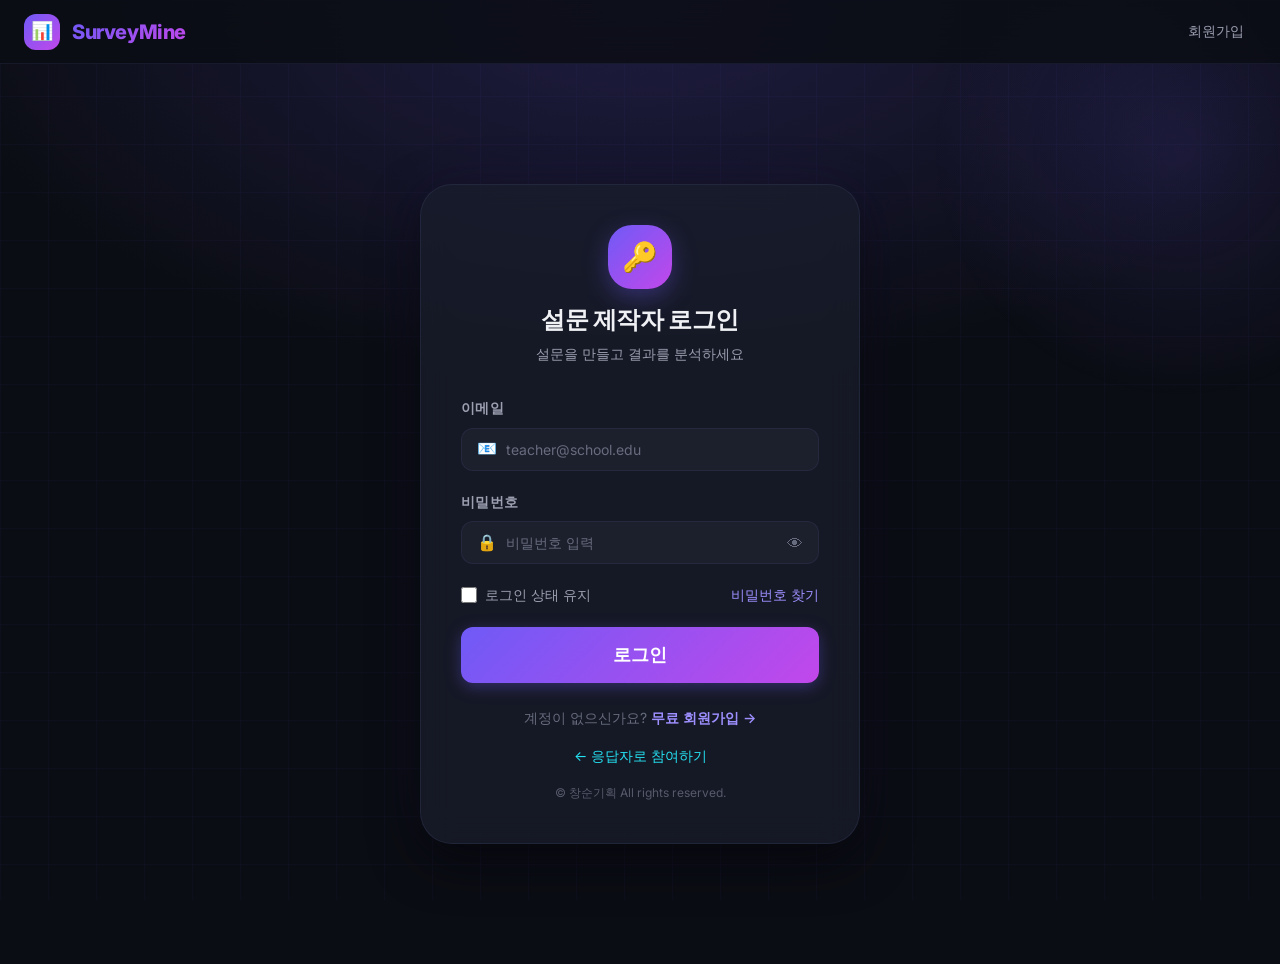
<file: admin/dashboard.html>
<!DOCTYPE html>
<html lang="ko">
<head>
  <meta charset="UTF-8" />
  <meta name="viewport" content="width=device-width, initial-scale=1.0" />
  <title>내 설문 목록 — SurveyMine</title>
  <meta name="description" content="내가 만든 설문조사 목록을 관리합니다." />
  <link rel="stylesheet" href="../css/style.css" />
  <style>
    .dashboard-page { min-height: 100vh; }

    .page-header {
      padding: var(--sp-8) 0 var(--sp-6);
      border-bottom: 1px solid var(--clr-border);
      margin-bottom: var(--sp-8);
    }

    .page-header-inner {
      display: flex; align-items: center; justify-content: space-between;
      flex-wrap: wrap; gap: var(--sp-4);
    }

    .page-title { font-size: var(--text-3xl); font-weight: 900; }
    .page-subtitle { color: var(--clr-text-secondary); margin-top: var(--sp-1); font-size: var(--text-sm); }

    /* KPI 섹션 */
    .kpi-section { margin-bottom: var(--sp-8); }

    /* 필터 바 */
    .filter-bar {
      display: flex; align-items: center; gap: var(--sp-3);
      flex-wrap: wrap; margin-bottom: var(--sp-6);
    }

    .filter-tab {
      padding: var(--sp-2) var(--sp-4);
      border-radius: var(--radius-full);
      font-size: var(--text-sm); font-weight: 600;
      cursor: pointer; border: 1.5px solid var(--clr-border);
      background: transparent; color: var(--clr-text-muted);
      transition: all var(--dur-fast);
    }

    .filter-tab:hover   { border-color: var(--clr-primary); color: var(--clr-primary-light); }
    .filter-tab.active  {
      background: var(--grad-primary); border-color: transparent;
      color: white; box-shadow: 0 4px 12px var(--clr-primary-glow);
    }

    .search-bar {
      position: relative; margin-left: auto;
    }

    .search-bar input {
      width: 220px; padding-left: 2.5rem;
      background: var(--clr-bg-elevated);
      border: 1.5px solid var(--clr-border);
      border-radius: var(--radius-full);
      font-size: var(--text-sm); color: var(--clr-text-primary);
      outline: none; transition: all var(--dur-fast);
    }

    .search-bar input:focus {
      border-color: var(--clr-primary); box-shadow: 0 0 0 3px var(--clr-primary-glow);
    }

    .search-bar .search-icon {
      position: absolute; left: 0.75rem; top: 50%;
      transform: translateY(-50%); font-size: 0.9rem; pointer-events: none;
      color: var(--clr-text-muted);
    }

    /* 설문 그리드 */
    .surveys-grid {
      display: grid;
      grid-template-columns: repeat(auto-fill, minmax(320px, 1fr));
      gap: var(--sp-5);
    }

    .survey-card {
      background: var(--glass-bg);
      backdrop-filter: var(--glass-blur);
      border: 1px solid var(--glass-border);
      border-radius: var(--radius-xl);
      overflow: hidden;
      transition: all var(--dur-base) var(--ease-out);
      display: flex; flex-direction: column;
      animation: fadeSlideIn 0.5s var(--ease-out) both;
    }

    .survey-card:hover {
      transform: translateY(-4px);
      box-shadow: var(--shadow-xl);
      border-color: var(--clr-border-focus);
    }

    .survey-card-top {
      padding: var(--sp-5) var(--sp-6) var(--sp-4);
      position: relative;
    }

    .survey-card-top::before {
      content: '';
      position: absolute; top: 0; left: 0; right: 0; height: 3px;
      background: var(--theme-color, var(--grad-primary));
    }

    .survey-card-status { margin-bottom: var(--sp-3); }

    .survey-card-title {
      font-size: var(--text-base); font-weight: 700;
      margin-bottom: var(--sp-2); line-height: 1.4;
      display: -webkit-box; -webkit-line-clamp: 2; -webkit-box-orient: vertical;
      overflow: hidden;
    }

    .survey-card-desc {
      font-size: var(--text-xs); color: var(--clr-text-muted);
      display: -webkit-box; -webkit-line-clamp: 2; -webkit-box-orient: vertical;
      overflow: hidden; margin-bottom: var(--sp-4);
    }

    .survey-card-stats {
      display: flex; gap: var(--sp-4); padding: var(--sp-4) var(--sp-6);
      background: var(--clr-bg-elevated); border-top: 1px solid var(--clr-border);
    }

    .stat-item { display: flex; flex-direction: column; gap: 2px; }
    .stat-val { font-size: var(--text-base); font-weight: 700; }
    .stat-lbl { font-size: 0.65rem; color: var(--clr-text-muted); text-transform: uppercase; letter-spacing: 0.05em; }

    .survey-card-footer {
      display: flex; align-items: center; gap: var(--sp-2);
      padding: var(--sp-4) var(--sp-6); border-top: 1px solid var(--clr-border);
      background: var(--clr-bg-surface);
    }

    /* 빈 상태 */
    .empty-dashboard {
      text-align: center; padding: var(--sp-20) var(--sp-6);
    }

    .empty-dashboard .empty-icon { font-size: 4rem; margin-bottom: var(--sp-6); display: block; }
    .empty-dashboard h3 { margin-bottom: var(--sp-3); }
    .empty-dashboard p { color: var(--clr-text-secondary); margin-bottom: var(--sp-8); }

    /* 모달 */
    .create-modal-form { display: flex; flex-direction: column; gap: var(--sp-5); }

    @media (max-width: 640px) {
      .filter-bar   { gap: var(--sp-2); }
      .search-bar   { width: 100%; }
      .search-bar input { width: 100%; }
      .surveys-grid { grid-template-columns: 1fr; }
    }
  </style>
</head>
<body class="dashboard-page">

  <!-- Navbar -->
  <nav class="navbar" aria-label="주 메뉴">
    <a class="navbar-brand" href="../index.html" aria-label="SurveyMine 홈">
      <div class="brand-icon" aria-hidden="true">📊</div>
      <span class="text-gradient">SurveyMine</span>
    </a>
    <div class="navbar-nav">
      <div id="user-badge" style="display:flex;align-items:center;gap:var(--sp-3)">
        <span id="user-name" style="font-size:var(--text-sm);color:var(--clr-text-secondary)"></span>
      </div>
      <button class="btn btn-ghost btn-sm" id="nav-logout">로그아웃</button>
    </div>
  </nav>

  <div class="toast-container" id="toast-container" role="alert" aria-live="polite"></div>

  <!-- 설문 만들기 모달 -->
  <div class="modal-backdrop hidden" id="create-modal" role="dialog" aria-modal="true" aria-labelledby="modal-title">
    <div class="modal" style="max-width:520px">
      <div class="modal-header">
        <h2 class="modal-title" id="modal-title">✨ 새 설문 만들기</h2>
        <button class="modal-close" id="modal-close" aria-label="닫기">✕</button>
      </div>
      <form id="create-form" class="create-modal-form" novalidate>
        <div class="form-group">
          <label class="form-label" for="cf-title">설문 제목 <span style="color:var(--clr-danger)">*</span></label>
          <input id="cf-title" type="text" class="form-input" placeholder="예: 2026 학교생활 만족도 조사" required />
        </div>
        <div class="form-group">
          <label class="form-label" for="cf-desc">설명</label>
          <textarea id="cf-desc" class="form-textarea" rows="3" placeholder="설문 목적이나 안내사항을 입력하세요"></textarea>
        </div>
        <div style="display:grid;grid-template-columns:1fr 1fr;gap:var(--sp-4)">
          <div class="form-group">
            <label class="form-label" for="cf-start">시작일</label>
            <input id="cf-start" type="date" class="form-input" />
          </div>
          <div class="form-group">
            <label class="form-label" for="cf-end">마감일</label>
            <input id="cf-end" type="date" class="form-input" />
          </div>
        </div>
        <div class="form-group">
          <label class="form-label" for="cf-color">테마 색상</label>
          <div style="display:flex;gap:var(--sp-3);align-items:center">
            <div id="color-palette" style="display:flex;gap:var(--sp-2)"></div>
            <input type="color" id="cf-color" value="#7C3AED"
                   style="width:36px;height:36px;border:none;background:none;cursor:pointer;padding:0;border-radius:var(--radius-sm)" />
          </div>
        </div>
        <div class="modal-footer" style="margin-top:0;padding-top:var(--sp-5)">
          <button type="button" class="btn btn-ghost" id="modal-cancel">취소</button>
          <button type="submit" class="btn btn-primary" id="create-submit">
            <span id="create-text">설문 만들기</span>
            <div class="spinner spinner-sm" id="create-spinner" style="display:none"></div>
          </button>
        </div>
      </form>
    </div>
  </div>

  <!-- 메인 -->
  <main role="main">
    <div class="container container-xl">

      <!-- 페이지 헤더 -->
      <div class="page-header">
        <div class="page-header-inner">
          <div>
            <h1 class="page-title">내 설문 <span class="text-gradient">대시보드</span></h1>
            <p class="page-subtitle" id="dash-subtitle">설문을 만들고 결과를 분석하세요</p>
          </div>
          <button class="btn btn-primary btn-lg" id="btn-create" aria-haspopup="dialog">
            <span>＋</span> 새 설문 만들기
          </button>
        </div>
      </div>

      <!-- KPI 카드 -->
      <div class="kpi-section">
        <div class="kpi-grid" id="kpi-grid">
          <div class="kpi-card">
            <div class="kpi-label">전체 설문</div>
            <div class="kpi-value" id="kpi-total">-</div>
            <div class="kpi-sub">개 설문</div>
          </div>
          <div class="kpi-card">
            <div class="kpi-label">진행 중</div>
            <div class="kpi-value" id="kpi-open" style="background:var(--grad-accent);-webkit-background-clip:text;-webkit-text-fill-color:transparent;background-clip:text">-</div>
            <div class="kpi-sub">open 상태</div>
          </div>
          <div class="kpi-card">
            <div class="kpi-label">총 응답 수</div>
            <div class="kpi-value" id="kpi-responses">-</div>
            <div class="kpi-sub">건</div>
          </div>
          <div class="kpi-card">
            <div class="kpi-label">소속 학교</div>
            <div class="kpi-value" style="font-size:var(--text-xl)" id="kpi-school">-</div>
            <div class="kpi-sub">&nbsp;</div>
          </div>
        </div>
      </div>

      <!-- 필터 & 검색 -->
      <div class="filter-bar" role="toolbar" aria-label="설문 필터">
        <button class="filter-tab active" data-filter="all"   aria-pressed="true">전체</button>
        <button class="filter-tab" data-filter="draft"        aria-pressed="false">초안</button>
        <button class="filter-tab" data-filter="open"         aria-pressed="false">진행 중</button>
        <button class="filter-tab" data-filter="closed"       aria-pressed="false">마감</button>
        <div class="search-bar" role="search">
          <span class="search-icon" aria-hidden="true">🔍</span>
          <input type="text" id="search-input" placeholder="설문 검색..." aria-label="설문 검색" />
        </div>
      </div>

      <!-- 설문 목록 -->
      <div id="surveys-loading" style="text-align:center;padding:var(--sp-12)" aria-label="로딩 중" aria-live="polite">
        <div class="spinner spinner-lg" style="margin:0 auto var(--sp-4)"></div>
        <p style="color:var(--clr-text-muted)">설문 목록을 불러오는 중...</p>
      </div>

      <div id="surveys-grid" class="surveys-grid" style="display:none" role="list" aria-label="설문 목록"></div>

      <div id="empty-state" class="empty-dashboard" style="display:none">
        <span class="empty-icon" aria-hidden="true">📭</span>
        <h3>아직 설문이 없습니다</h3>
        <p>첫 번째 설문을 만들어보세요!</p>
        <button class="btn btn-primary btn-lg" id="btn-create-empty">✨ 첫 설문 만들기</button>
      </div>

      <div style="font-size:var(--text-xs);color:var(--clr-text-muted);text-align:center;margin:var(--sp-8) 0 var(--sp-4);opacity:0.8">
        © 창순기획 All rights reserved.
      </div>
    </div>
  </main>

  <script src="../js/auth.js"></script>
  <script src="../js/api.js"></script>
  <script>
    // 인증 체크
    if (!Auth.requireAuth(true)) {
      // redirects to login
    }

    const user = Auth.getUser();

    function showToast(type, title, msg='') {
      const icons = { success:'✅', error:'❌', warning:'⚠️', info:'ℹ️' };
      const c = document.getElementById('toast-container');
      const t = document.createElement('div');
      t.className = `toast toast-${type}`;
      t.innerHTML = `<div class="toast-icon">${icons[type]}</div><div class="toast-body"><div class="toast-title">${title}</div>${msg?`<div class="toast-message">${msg}</div>`:''}</div>`;
      c.appendChild(t);
      setTimeout(() => t.remove(), 4000);
    }

    /* ── 유저 정보 표시 ────────────────────────────────────────── */
    if (user) {
      document.getElementById('user-name').textContent = `👤 ${user.name || user.email}`;
      document.getElementById('kpi-school').textContent = user.schoolName || '-';
      document.getElementById('dash-subtitle').textContent = `${user.schoolName || ''} · ${user.email}`;
    }

    document.getElementById('nav-logout').addEventListener('click', async () => {
      try { await API.logout(); } catch {}
      Auth.clearSession();
      location.href = '../login.html';
    });

    /* ── 색상 팔레트 ─────────────────────────────────────────── */
    const COLORS = ['#7C3AED','#0891B2','#059669','#DC2626','#D97706','#DB2777','#2563EB'];
    let selectedColor = COLORS[0];
    const palette = document.getElementById('color-palette');
    COLORS.forEach(c => {
      const swatch = document.createElement('div');
      swatch.style.cssText = `width:28px;height:28px;border-radius:50%;background:${c};cursor:pointer;border:2px solid transparent;transition:all 0.15s`;
      swatch.addEventListener('click', () => {
        document.querySelectorAll('#color-palette div').forEach(s => s.style.borderColor = 'transparent');
        swatch.style.borderColor = 'white';
        selectedColor = c;
        document.getElementById('cf-color').value = c;
      });
      if (c === COLORS[0]) swatch.style.borderColor = 'white';
      palette.appendChild(swatch);
    });
    document.getElementById('cf-color').addEventListener('input', e => {
      selectedColor = e.target.value;
      document.querySelectorAll('#color-palette div').forEach(s => s.style.borderColor = 'transparent');
    });

    /* ── 모달 ─────────────────────────────────────────────────── */
    function openModal() {
      document.getElementById('create-modal').classList.remove('hidden');
      document.getElementById('cf-title').focus();
      // 오늘 날짜 기본값
      const today = new Date().toISOString().split('T')[0];
      const end30 = new Date(Date.now() + 30*24*3600*1000).toISOString().split('T')[0];
      document.getElementById('cf-start').value = today;
      document.getElementById('cf-end').value   = end30;
    }

    function closeModal() { document.getElementById('create-modal').classList.add('hidden'); }

    document.getElementById('btn-create').addEventListener('click', openModal);
    document.getElementById('btn-create-empty')?.addEventListener('click', openModal);
    document.getElementById('modal-close').addEventListener('click', closeModal);
    document.getElementById('modal-cancel').addEventListener('click', closeModal);
    document.getElementById('create-modal').addEventListener('click', e => {
      if (e.target === e.currentTarget) closeModal();
    });

    /* ── 설문 만들기 ────────────────────────────────────────────── */
    document.getElementById('create-form').addEventListener('submit', async (e) => {
      e.preventDefault();
      const title = document.getElementById('cf-title').value.trim();
      if (!title) { document.getElementById('cf-title').classList.add('is-error'); return; }

      document.getElementById('create-text').textContent = '생성 중...';
      document.getElementById('create-spinner').style.display = 'block';
      document.getElementById('create-submit').disabled = true;

      const data = {
        title,
        description: document.getElementById('cf-desc').value.trim(),
        startAt: document.getElementById('cf-start').value,
        endAt:   document.getElementById('cf-end').value,
        themeColor: selectedColor,
        schoolName: user?.schoolName || '',
        status: 'draft',
      };

      try {
        const res = await API.createSurvey(data);
        closeModal();
        showToast('success', '설문이 만들어졌습니다!', '빌더에서 문항을 추가하세요.');
        setTimeout(() => {
          location.href = `builder.html?surveyId=${res.surveyId}`;
        }, 800);
      } catch (err) {
        // 데모 모드
        const demoId = 'SRV-' + Date.now();
        closeModal();
        showToast('info', '데모 모드', '빌더 페이지로 이동합니다.');
        setTimeout(() => { location.href = `builder.html?surveyId=${demoId}`; }, 800);
      } finally {
        document.getElementById('create-text').textContent = '설문 만들기';
        document.getElementById('create-spinner').style.display = 'none';
        document.getElementById('create-submit').disabled = false;
      }
    });

    /* ── 설문 목록 로드 ─────────────────────────────────────────── */
    let allSurveys = [];
    let currentFilter = 'all';

    async function loadSurveys() {
      try {
        const res = await API.listMySurveys();
        allSurveys = res.data || [];
      } catch {
        // 데모 데이터
        allSurveys = [
          {
            surveyId: 'SRV-001', title: '2026 학교생활 만족도 조사',
            description: '학교 환경 개선을 위한 만족도 조사입니다.',
            status: 'open', themeColor: '#7C3AED',
            responseCount: 87, questionCount: 8,
            startAt: '2026-07-01', endAt: '2026-07-31', createdAt: '2026-07-01',
          },
          {
            surveyId: 'SRV-002', title: '진로 희망 설문',
            description: '학생들의 진로 희망을 파악합니다.',
            status: 'open', themeColor: '#0891B2',
            responseCount: 43, questionCount: 5,
            startAt: '2026-07-05', endAt: '2026-08-15', createdAt: '2026-07-05',
          },
          {
            surveyId: 'SRV-003', title: '급식 메뉴 선호도 조사',
            description: '새 학기 급식 메뉴 개선을 위한 조사입니다.',
            status: 'draft', themeColor: '#059669',
            responseCount: 0, questionCount: 4,
            startAt: '', endAt: '', createdAt: '2026-07-06',
          },
          {
            surveyId: 'SRV-004', title: '방과후 프로그램 수요 조사',
            description: '2학기 방과후 프로그램 개설을 위한 조사입니다.',
            status: 'closed', themeColor: '#D97706',
            responseCount: 152, questionCount: 6,
            startAt: '2026-06-01', endAt: '2026-06-30', createdAt: '2026-06-01',
          },
        ];
      }

      // KPI 업데이트
      const totalResponses = allSurveys.reduce((s, sv) => s + (sv.responseCount || 0), 0);
      document.getElementById('kpi-total').textContent     = allSurveys.length;
      document.getElementById('kpi-open').textContent      = allSurveys.filter(s => s.status === 'open').length;
      document.getElementById('kpi-responses').textContent = totalResponses.toLocaleString();

      document.getElementById('surveys-loading').style.display = 'none';
      renderSurveys();
    }

    function renderSurveys() {
      const grid    = document.getElementById('surveys-grid');
      const empty   = document.getElementById('empty-state');
      const query   = document.getElementById('search-input').value.trim().toLowerCase();

      let filtered = allSurveys;
      if (currentFilter !== 'all') filtered = filtered.filter(s => s.status === currentFilter);
      if (query) filtered = filtered.filter(s => s.title.toLowerCase().includes(query));

      if (filtered.length === 0) {
        grid.style.display = 'none';
        empty.style.display = 'block';
        return;
      }

      empty.style.display = 'none';
      grid.style.display  = 'grid';
      grid.innerHTML      = filtered.map((sv, i) => surveyCardHtml(sv, i)).join('');

      // 액션 버튼 이벤트
      grid.querySelectorAll('[data-action]').forEach(btn => {
        btn.addEventListener('click', e => {
          e.stopPropagation();
          const { action, surveyid } = btn.dataset;
          handleAction(action, surveyid);
        });
      });
    }

    const STATUS_MAP = {
      draft:  { label:'초안',    badge:'badge-muted',   icon:'📝' },
      open:   { label:'진행 중', badge:'badge-success', icon:'🟢' },
      closed: { label:'마감',    badge:'badge-danger',  icon:'🔴' },
    };

    function surveyCardHtml(sv, i) {
      const st = STATUS_MAP[sv.status] || STATUS_MAP.draft;
      const color = sv.themeColor || '#7C3AED';
      return `
        <div class="survey-card" role="listitem" style="animation-delay:${i*60}ms">
          <div class="survey-card-top" style="--theme-color:${color}">
            <div class="survey-card-status">
              <span class="badge ${st.badge}">${st.icon} ${st.label}</span>
            </div>
            <div class="survey-card-title">${sv.title}</div>
            <div class="survey-card-desc">${sv.description || ''}</div>
            ${sv.endAt ? `<div style="font-size:var(--text-xs);color:var(--clr-text-muted)">📅 마감: ${sv.endAt}</div>` : ''}
          </div>
          <div class="survey-card-stats">
            <div class="stat-item">
              <span class="stat-val" style="color:var(--clr-primary-light)">${(sv.responseCount||0).toLocaleString()}</span>
              <span class="stat-lbl">응답 수</span>
            </div>
            <div class="stat-item">
              <span class="stat-val">${sv.questionCount||0}</span>
              <span class="stat-lbl">문항</span>
            </div>
            <div class="stat-item" style="margin-left:auto">
              ${sv.status==='open' ? `
                <a href="../respond.html?surveyId=${sv.surveyId}" target="_blank"
                   style="font-size:var(--text-xs);color:var(--clr-accent)">🔗 응답 링크</a>` : ''}
            </div>
          </div>
          <div class="survey-card-footer">
            <a href="builder.html?surveyId=${sv.surveyId}" class="btn btn-ghost btn-sm" aria-label="문항 편집">
              ✏️ 편집
            </a>
            <button class="btn btn-ghost btn-sm" data-action="${sv.status==='open'?'close':'open'}" data-surveyid="${sv.surveyId}"
                    aria-label="${sv.status==='open'?'마감':'게시'}">
              ${sv.status==='open' ? '⏹ 마감' : '🚀 게시'}
            </button>
            <a href="results.html?surveyId=${sv.surveyId}" class="btn btn-primary btn-sm" style="margin-left:auto"
               aria-label="결과 보기">
              📊 결과
            </a>
          </div>
        </div>`;
    }

    async function handleAction(action, surveyId) {
      const statusMap = { open: 'open', close: 'closed' };
      try {
        await API.setSurveyStatus(surveyId, statusMap[action]);
        showToast('success', '상태가 변경되었습니다.');
        allSurveys = allSurveys.map(sv =>
          sv.surveyId === surveyId ? { ...sv, status: statusMap[action] } : sv
        );
        renderSurveys();
      } catch {
        // 데모
        allSurveys = allSurveys.map(sv =>
          sv.surveyId === surveyId ? { ...sv, status: statusMap[action] } : sv
        );
        renderSurveys();
        showToast('success', '상태가 변경되었습니다. (데모)');
      }
    }

    /* ── 필터 ─────────────────────────────────────────────────── */
    document.querySelectorAll('.filter-tab').forEach(tab => {
      tab.addEventListener('click', () => {
        document.querySelectorAll('.filter-tab').forEach(t => {
          t.classList.remove('active'); t.setAttribute('aria-pressed','false');
        });
        tab.classList.add('active'); tab.setAttribute('aria-pressed','true');
        currentFilter = tab.dataset.filter;
        renderSurveys();
      });
    });

    document.getElementById('search-input').addEventListener('input', renderSurveys);

    /* ── 초기화 ───────────────────────────────────────────────── */
    loadSurveys();
  </script>
</body>
</html>
</file>
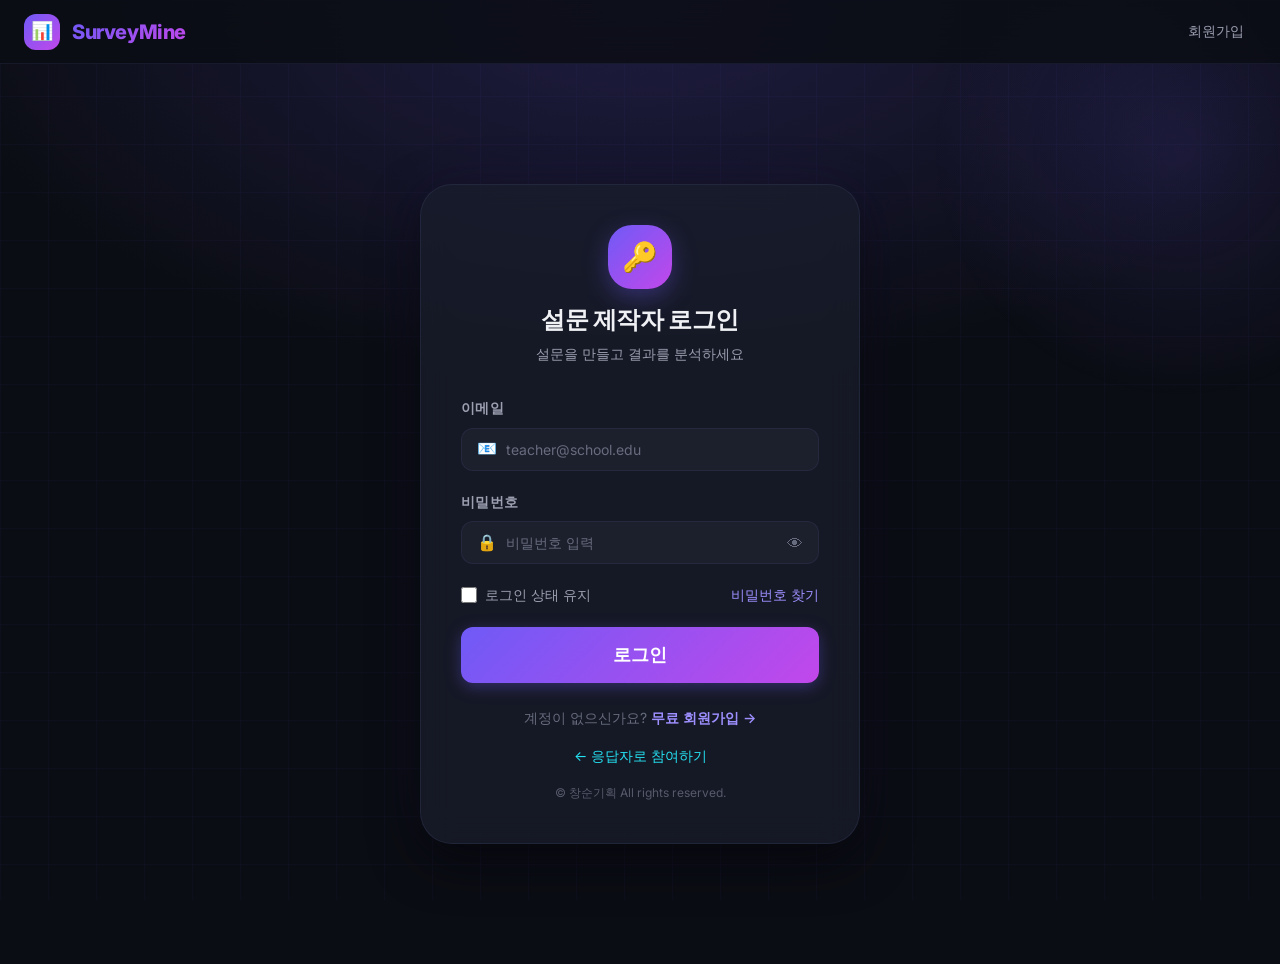
<file: admin/results.html>
<!DOCTYPE html>
<html lang="ko">
<head>
  <meta charset="UTF-8" />
  <meta name="viewport" content="width=device-width, initial-scale=1.0" />
  <title>결과 대시보드 — SurveyMine</title>
  <meta name="description" content="설문 결과를 데이터마이닝으로 분석합니다." />
  <link rel="stylesheet" href="../css/style.css" />

  <!-- Local Libraries (bypasses education firewalls completely) -->
  <script src="../js/lib/chart.umd.min.js"></script>
  <script src="../js/lib/wordcloud2.js"></script>
  <script src="../js/lib/vis-network.min.js"></script>

  <style>
    .results-page { min-height: 100vh; }

    /* 상단 KPI */
    .results-header {
      background: var(--clr-bg-surface);
      border-bottom: 1px solid var(--clr-border);
      padding: var(--sp-8) 0 var(--sp-6);
      margin-bottom: var(--sp-8);
    }

    .results-title {
      font-size: var(--text-3xl); font-weight: 900; margin-bottom: var(--sp-2);
    }

    .survey-meta-row {
      display: flex; flex-wrap: wrap; gap: var(--sp-4);
      font-size: var(--text-sm); color: var(--clr-text-secondary);
      margin-bottom: var(--sp-6);
    }

    /* 분석 탭 */
    .analysis-tabs {
      display: flex; gap: var(--sp-2); margin-bottom: var(--sp-8);
      border-bottom: 1px solid var(--clr-border); flex-wrap: wrap;
    }

    .analysis-tab {
      padding: var(--sp-3) var(--sp-5); font-size: var(--text-sm); font-weight: 600;
      color: var(--clr-text-muted); cursor: pointer;
      border-bottom: 2px solid transparent; margin-bottom: -1px;
      transition: all var(--dur-fast); background: none; border-top: none;
      border-left: none; border-right: none; font-family: var(--font-sans);
    }

    .analysis-tab:hover { color: var(--clr-text-secondary); }
    .analysis-tab.active { color: var(--clr-primary-light); border-bottom-color: var(--clr-primary); }

    /* 탭 패널 */
    .tab-panel { display: none; }
    .tab-panel.active { display: block; animation: fadeSlideIn 0.3s var(--ease-out); }

    /* 문항 분석 섹션 */
    .question-analysis {
      background: var(--glass-bg); backdrop-filter: var(--glass-blur);
      border: 1px solid var(--glass-border); border-radius: var(--radius-xl);
      padding: var(--sp-7); margin-bottom: var(--sp-6);
    }

    .qa-header {
      display: flex; align-items: flex-start; justify-content: space-between;
      gap: var(--sp-4); margin-bottom: var(--sp-6);
    }

    .qa-type-chip {
      display: inline-flex; align-items: center; gap: var(--sp-1);
      font-size: 0.65rem; font-weight: 700; text-transform: uppercase;
      letter-spacing: 0.06em; color: var(--clr-accent);
      background: hsla(185,90%,55%,0.12); border-radius: var(--radius-full);
      padding: 2px var(--sp-2); margin-bottom: var(--sp-2); flex-shrink: 0;
    }

    .qa-title {
      font-size: var(--text-lg); font-weight: 700; margin-bottom: var(--sp-2);
    }

    .qa-n { font-size: var(--text-xs); color: var(--clr-text-muted); }

    /* 차트 컨테이너 */
    .chart-wrap {
      position: relative; width: 100%; height: 280px;
      margin-top: var(--sp-4);
    }

    .chart-wrap-sm { height: 200px; }
    .chart-wrap-lg { height: 380px; }

    /* 텍스트 분석 탭 내 전환 */
    .text-view-tabs {
      display: flex; gap: var(--sp-2); margin-bottom: var(--sp-5);
    }

    .text-view-tab {
      padding: var(--sp-2) var(--sp-4); border-radius: var(--radius-full);
      font-size: var(--text-xs); font-weight: 700; cursor: pointer;
      border: 1.5px solid var(--clr-border);
      background: transparent; color: var(--clr-text-muted);
      transition: all var(--dur-fast); font-family: var(--font-sans);
    }

    .text-view-tab.active {
      background: var(--clr-primary); border-color: var(--clr-primary);
      color: white;
    }

    /* 워드클라우드 캔버스 */
    #wc-canvas { width: 100% !important; height: 300px !important; border-radius: var(--radius-lg); }

    /* 연관어 네트워크 */
    #network-container {
      width: 100%; height: 420px;
      background: var(--clr-bg-elevated); border-radius: var(--radius-lg);
      border: 1px solid var(--clr-border);
    }

    /* 원문 목록 */
    .text-list { display: flex; flex-direction: column; gap: var(--sp-3); max-height: 400px; overflow-y: auto; }

    .text-item {
      padding: var(--sp-4); background: var(--clr-bg-elevated);
      border-radius: var(--radius-md); border-left: 3px solid var(--clr-primary);
      font-size: var(--text-sm); line-height: 1.7; color: var(--clr-text-secondary);
    }

    .text-item.positive { border-left-color: var(--clr-success); }
    .text-item.negative { border-left-color: var(--clr-danger); }

    /* 교차분석 선택 */
    .crosstab-select {
      display: grid; grid-template-columns: 1fr 1fr; gap: var(--sp-4);
      margin-bottom: var(--sp-6);
    }

    /* 연관 규칙 테이블 */
    .rule-table { width: 100%; border-collapse: collapse; font-size: var(--text-sm); }
    .rule-table th, .rule-table td {
      padding: var(--sp-3) var(--sp-4); text-align: left;
      border-bottom: 1px solid var(--clr-border);
    }
    .rule-table th { color: var(--clr-text-muted); font-weight: 600; background: var(--clr-bg-elevated); }
    .rule-table td { color: var(--clr-text-secondary); }
    .rule-table tr:hover td { background: hsla(248,90%,66%,0.04); }

    /* CSV 내보내기 */
    .export-section {
      background: var(--clr-bg-elevated); border-radius: var(--radius-lg);
      padding: var(--sp-5); display: flex; align-items: center;
      justify-content: space-between; gap: var(--sp-4);
      margin-bottom: var(--sp-8);
    }

    /* 필터 */
    .filter-section {
      background: var(--clr-bg-elevated); border-radius: var(--radius-lg);
      padding: var(--sp-4) var(--sp-5); display: flex; align-items: center;
      gap: var(--sp-4); margin-bottom: var(--sp-6); flex-wrap: wrap;
    }

    .filter-label { font-size: var(--text-xs); font-weight: 700; color: var(--clr-text-muted); text-transform: uppercase; }

    @media (max-width: 768px) {
      .crosstab-select { grid-template-columns: 1fr; }
      .chart-wrap      { height: 220px; }
      .chart-wrap-lg   { height: 280px; }
    }
  </style>
</head>
<body class="results-page">

  <!-- Navbar -->
  <nav class="navbar" aria-label="주 메뉴">
    <a class="navbar-brand" href="../index.html" aria-label="SurveyMine 홈">
      <div class="brand-icon" aria-hidden="true">📊</div>
      <span class="text-gradient">SurveyMine</span>
    </a>
    <div class="navbar-nav">
      <a class="btn btn-ghost btn-sm" href="dashboard.html">← 목록</a>
      <button class="btn btn-primary btn-sm" id="btn-export" aria-label="CSV 내보내기">⬇️ CSV</button>
    </div>
  </nav>

  <div class="toast-container" id="toast-container" role="alert" aria-live="polite"></div>

  <!-- 로딩 -->
  <div id="loading" style="text-align:center;padding:var(--sp-20)" role="status">
    <div class="spinner spinner-lg" style="margin:0 auto var(--sp-4)"></div>
    <p style="color:var(--clr-text-muted)">데이터를 분석하는 중...</p>
  </div>

  <!-- 메인 콘텐츠 -->
  <main id="results-main" style="display:none" role="main">
    <div class="container container-xl">

      <!-- 설문 헤더 -->
      <div class="results-header">
        <div style="display:flex;align-items:center;gap:var(--sp-4);flex-wrap:wrap;margin-bottom:var(--sp-4)">
          <div>
            <h1 class="results-title" id="survey-title">설문 제목</h1>
            <div class="survey-meta-row" id="survey-meta"></div>
          </div>
          <div style="margin-left:auto">
            <span class="badge" id="survey-status-badge"></span>
          </div>
        </div>

        <!-- KPI 카드 -->
        <div class="kpi-grid" id="kpi-grid"></div>
      </div>

      <!-- 분석 탭 -->
      <div class="analysis-tabs" role="tablist" aria-label="분석 방법">
        <button class="analysis-tab active" data-tab="overview" role="tab" aria-selected="true">📈 문항별 분석</button>
        <button class="analysis-tab" data-tab="text"     role="tab" aria-selected="false">💬 서술형 분석</button>
        <button class="analysis-tab" data-tab="crosstab" role="tab" aria-selected="false">🔀 교차분석</button>
        <button class="analysis-tab" data-tab="basket"   role="tab" aria-selected="false">🛒 장바구니 분석</button>
        <button class="analysis-tab" data-tab="trend"    role="tab" aria-selected="false">📅 응답 추이</button>
        <button class="analysis-tab" data-tab="sentiment" role="tab" aria-selected="false">😊 감성분석</button>
        <button class="analysis-tab" data-tab="individual" role="tab" aria-selected="false">📋 개별 응답</button>
      </div>

      <!-- 탭 패널: 문항별 분석 -->
      <div class="tab-panel active" id="tab-overview" role="tabpanel">
        <div id="questions-analysis-area"></div>
      </div>

      <!-- 탭 패널: 서술형 분석 -->
      <div class="tab-panel" id="tab-text" role="tabpanel">
        <div class="form-group" style="margin-bottom:var(--sp-5);max-width:400px">
          <label class="form-label" for="text-q-select">분석할 서술형 문항 선택</label>
          <select id="text-q-select" class="form-select"></select>
        </div>

        <div class="text-view-tabs">
          <button class="text-view-tab active" data-view="wordcloud">☁️ 워드클라우드</button>
          <button class="text-view-tab" data-view="network">🕸️ 연관어 네트워크</button>
          <button class="text-view-tab" data-view="rawtext">📝 원문 목록</button>
        </div>

        <div id="text-view-wordcloud" class="text-view">
          <canvas id="wc-canvas" role="img" aria-label="워드클라우드"></canvas>
        </div>
        <div id="text-view-network" class="text-view" style="display:none">
          <div id="network-container" role="img" aria-label="연관어 네트워크 그래프"></div>
          <p style="font-size:var(--text-xs);color:var(--clr-text-muted);margin-top:var(--sp-2)">
            💡 노드 크기 = 출현 빈도 / 선 두께 = PMI 값
          </p>
        </div>
        <div id="text-view-rawtext" class="text-view" style="display:none">
          <div class="text-list" id="raw-text-list"></div>
        </div>
      </div>

      <!-- 탭 패널: 교차분석 -->
      <div class="tab-panel" id="tab-crosstab" role="tabpanel">
        <div class="crosstab-select">
          <div class="form-group">
            <label class="form-label" for="ct-row-q">행 문항 (기준)</label>
            <select id="ct-row-q" class="form-select"></select>
          </div>
          <div class="form-group">
            <label class="form-label" for="ct-col-q">열 문항</label>
            <select id="ct-col-q" class="form-select"></select>
          </div>
        </div>
        <button class="btn btn-primary" id="btn-crosstab" style="margin-bottom:var(--sp-6)">교차분석 실행</button>
        <div id="crosstab-result"></div>
      </div>

      <!-- 탭 패널: 장바구니 분석 -->
      <div class="tab-panel" id="tab-basket" role="tabpanel">
        <div class="form-group" style="margin-bottom:var(--sp-5);max-width:400px">
          <label class="form-label" for="basket-q-select">분석할 복수선택 문항</label>
          <select id="basket-q-select" class="form-select"></select>
        </div>
        <button class="btn btn-primary" id="btn-basket" style="margin-bottom:var(--sp-6)">분석 실행</button>
        <div id="basket-result"></div>
      </div>

      <!-- 탭 패널: 응답 추이 -->
      <div class="tab-panel" id="tab-trend" role="tabpanel">
        <div class="question-analysis">
          <h3 style="margin-bottom:var(--sp-4)">일별 응답 수 추이</h3>
          <div class="chart-wrap chart-wrap-lg">
            <canvas id="trend-chart"></canvas>
          </div>
        </div>
        <div style="display:grid;grid-template-columns:1fr 1fr;gap:var(--sp-5)">
          <div class="question-analysis">
            <h4 style="margin-bottom:var(--sp-3)">기기 유형</h4>
            <div class="chart-wrap chart-wrap-sm"><canvas id="device-chart"></canvas></div>
          </div>
          <div class="question-analysis">
            <h4 style="margin-bottom:var(--sp-3)">평균 응답 시간</h4>
            <div style="display:flex;align-items:center;justify-content:center;height:200px;flex-direction:column;gap:var(--sp-2)">
              <span id="avg-duration" style="font-size:var(--text-4xl);font-weight:900;background:var(--grad-primary);-webkit-background-clip:text;-webkit-text-fill-color:transparent;background-clip:text">-</span>
              <span style="color:var(--clr-text-muted);font-size:var(--text-sm)">초 (평균)</span>
            </div>
          </div>
        </div>
      </div>

      <!-- 탭 패널: 감성분석 -->
      <div class="tab-panel" id="tab-sentiment" role="tabpanel">
        <div class="form-group" style="margin-bottom:var(--sp-5);max-width:400px">
          <label class="form-label" for="sent-q-select">분석할 서술형 문항</label>
          <select id="sent-q-select" class="form-select"></select>
        </div>
        <div style="display:grid;grid-template-columns:1fr 2fr;gap:var(--sp-6)" id="sentiment-grid">
          <div class="question-analysis">
            <h4 style="margin-bottom:var(--sp-4)">감성 분포</h4>
            <div class="chart-wrap chart-wrap-sm"><canvas id="sentiment-chart"></canvas></div>
            <div id="sentiment-stats" style="margin-top:var(--sp-4)"></div>
          </div>
          <div class="question-analysis">
            <h4 style="margin-bottom:var(--sp-4)">일별 감성 추이</h4>
            <div class="chart-wrap"><canvas id="sentiment-trend-chart"></canvas></div>
          </div>
        </div>
        <div class="question-analysis" style="margin-top:var(--sp-5)">
          <h4 style="margin-bottom:var(--sp-4)">감성 분류된 응답 목록</h4>
          <div class="text-list" id="sentiment-text-list"></div>
        </div>
      </div>

      <!-- 탭 패널: 개별 응답 -->
      <div class="tab-panel" id="tab-individual" role="tabpanel">
        <div class="question-analysis">
          <h3 style="margin-bottom:var(--sp-4)">응답자별 개별 답변</h3>
          <div style="overflow-x:auto">
            <table class="rule-table" id="individual-table">
              <thead>
                <tr>
                  <th>응답 ID</th>
                  <th>제출 일시</th>
                  <th>기기 유형</th>
                  <th>소요 시간</th>
                  <th>서명 여부</th>
                  <th>자세히 보기</th>
                </tr>
              </thead>
              <tbody id="individual-tbody">
                <!-- JS로 채워짐 -->
              </tbody>
            </table>
          </div>
        </div>
      </div>

      <div style="font-size:var(--text-xs);color:var(--clr-text-muted);text-align:center;margin:var(--sp-8) 0 var(--sp-4);opacity:0.8">
        © 창순기획 All rights reserved.
      </div>
    </div><!-- /container -->
  </main>

  <!-- 개별 응답 상세 모달 -->
  <div class="modal-backdrop hidden" id="individual-modal" role="dialog" aria-modal="true" aria-labelledby="modal-ind-title">
    <div class="modal" style="max-width:640px; max-height:85vh; display:flex; flex-direction:column; padding:0;">
      <div class="modal-header" style="padding:var(--sp-5) var(--sp-6); border-bottom:1px solid var(--clr-border);">
        <h2 class="modal-title" id="modal-ind-title">📋 응답 상세 정보</h2>
        <button class="modal-close" onclick="closeIndividualModal()" aria-label="닫기">✕</button>
      </div>
      <div id="individual-modal-content" style="flex:1; overflow-y:auto; padding:var(--sp-6); display:flex; flex-direction:column; gap:var(--sp-4);">
        <!-- JS로 동적 생성 -->
      </div>
      <div class="modal-footer" style="padding:var(--sp-4) var(--sp-6); border-top:1px solid var(--clr-border); margin-top:0;">
        <button class="btn btn-ghost" onclick="closeIndividualModal()">닫기</button>
      </div>
    </div>
  </div>

  <script src="../js/auth.js"></script>
  <script src="../js/api.js"></script>
  <script src="../js/charts.js"></script>
  <script src="../js/mining/frequency.js"></script>
  <script src="../js/mining/cooccurrence.js"></script>
  <script src="../js/mining/crosstab.js"></script>
  <script src="../js/mining/sentiment.js"></script>
  <script>
    // Global Error Handler for UI debugging
    window.addEventListener('error', function(e) {
      console.error(e);
      const container = document.body;
      const errorDiv = document.createElement('div');
      errorDiv.style.cssText = 'position:fixed;top:10px;left:10px;right:10px;background:rgba(239,68,68,0.95);color:white;padding:20px;border-radius:12px;z-index:99999;font-family:monospace;font-size:12px;box-shadow:0 6px 20px rgba(0,0,0,0.6);white-space:pre-wrap;line-height:1.5;max-height:80vh;overflow-y:auto;';
      errorDiv.innerHTML = `<div style="font-weight:bold;font-size:14px;margin-bottom:8px;border-bottom:1px solid rgba(255,255,255,0.3);padding-bottom:5px;">⚠️ 실시간 분석 페이지 오류 감지:</div><strong>에러 메시지:</strong> ${e.message}\n<strong>발생 파일:</strong> ${e.filename} (Line ${e.lineno}, Col ${e.colno})\n\n<strong>상세 스택:</strong>\n${e.error ? e.error.stack : '스택 정보 없음'}`;
      container.appendChild(errorDiv);
    });

    if (!Auth.requireAuth(true)) { /* redirects */ }

    function showToast(type, title, msg='') {
      const icons = { success:'✅', error:'❌', warning:'⚠️', info:'ℹ️' };
      const c = document.getElementById('toast-container');
      const t = document.createElement('div');
      t.className = `toast toast-${type}`;
      t.innerHTML = `<div class="toast-icon">${icons[type]}</div><div class="toast-body"><div class="toast-title">${title}</div>${msg?`<div class="toast-message">${msg}</div>`:''}</div>`;
      c.appendChild(t); setTimeout(() => t.remove(), 4000);
    }

    const params   = new URLSearchParams(location.search);
    const surveyId = params.get('surveyId');

    let survey    = null;
    let questions = [];
    let responses = [];
    let answers   = [];

    /* ── 데이터 로드 ─────────────────────────────────────────────── */
    (async function init() {
      let loadedFromAPI = false;
      let apiError = null;

      // 1) API 호출 시도
      if (surveyId) {
        try {
          const res = await API.getResults(surveyId);
          if (res && res.survey) {
            survey    = res.survey;
            questions = res.questions || [];
            responses = res.responses || [];
            answers   = res.answers   || [];
            loadedFromAPI = true;
          }
        } catch (err) {
          apiError = err.message || '알 수 없는 오류';
          console.warn('[Results] API 호출 실패:', apiError);
        }
      }

      // 2) API 실패 또는 surveyId 없음 → 데모 데이터
      if (!loadedFromAPI) {
        try {
          survey    = { surveyId:'SRV-DEMO', title:'2026 학교생활 만족도 조사 (데모)', schoolName:'경남중학교', status:'open', endAt:'2026-07-31' };
          questions = [
            { questionId:'Q001', type:'radio',    title:'현재 학년', options:['1학년','2학년','3학년'] },
            { questionId:'Q002', type:'grid_radio',title:'만족도 그리드', grid:{ rows:['수업','급식','시설','동아리'], cols:['매우불만','불만','보통','만족','매우만족'], colScores:[1,2,3,4,5] } },
            { questionId:'Q003', type:'scale',     title:'전반적 만족도', validation:{ min:1, max:10 } },
            { questionId:'Q004', type:'rating',    title:'담임 수업 열정' },
            { questionId:'Q005', type:'checkbox',  title:'개선 필요 항목', options:['화장실','급식','냉난방','교실비품','운동장','도서관'] },
            { questionId:'Q007', type:'textarea',  title:'자유 의견' },
          ];
          responses = _generateDemoResponses(120);
          answers   = _generateDemoAnswers(responses, questions);
          showToast('info', '데모 모드', apiError ? `API 오류: ${apiError}` : '샘플 데이터로 분석합니다.');
        } catch (demoErr) {
          console.error('[Results] 데모 데이터 생성 실패:', demoErr);
          document.getElementById('loading').innerHTML = `
            <div style="color:var(--clr-danger);padding:var(--sp-8);text-align:center">
              <div style="font-size:2rem;margin-bottom:var(--sp-4)">⚠️</div>
              <h2>페이지 초기화 실패</h2>
              <p style="margin-top:var(--sp-2);font-size:var(--text-sm)">${demoErr.message}</p>
              <p style="margin-top:var(--sp-4)"><a href="dashboard.html" class="btn btn-primary">← 대시보드로 돌아가기</a></p>
            </div>`;
          return;
        }
      }

      // 3) 렌더링
      try {
        renderPage();
      } catch (renderErr) {
        console.error('[Results] renderPage 실패:', renderErr);
        document.getElementById('loading').style.display = 'none';
        document.getElementById('results-main').style.display = 'block';
        document.getElementById('results-main').innerHTML = `
          <div class="container" style="padding:var(--sp-8);text-align:center">
            <div style="font-size:2rem;margin-bottom:var(--sp-4)">⚠️</div>
            <h2>분석 렌더링 중 오류 발생</h2>
            <pre style="text-align:left;background:var(--clr-bg-elevated);padding:var(--sp-4);border-radius:var(--radius-md);margin-top:var(--sp-4);overflow-x:auto;font-size:var(--text-xs)">${renderErr.message}\n${renderErr.stack || ''}</pre>
            <p style="margin-top:var(--sp-4)"><a href="dashboard.html" class="btn btn-primary">← 대시보드로 돌아가기</a></p>
          </div>`;
      }
    })();

    /* ── 페이지 렌더링 ───────────────────────────────────────────── */
    function renderPage() {
      document.getElementById('loading').style.display       = 'none';
      document.getElementById('results-main').style.display  = 'block';

      // 헤더
      document.title = `${survey.title} — 결과`;
      document.getElementById('survey-title').textContent = survey.title;

      const st = { draft:'badge-muted', open:'badge-success', closed:'badge-danger' };
      const stLabel = { draft:'초안', open:'진행 중', closed:'마감' };
      const badge = document.getElementById('survey-status-badge');
      badge.className = `badge ${st[survey.status]||'badge-muted'}`;
      badge.textContent = stLabel[survey.status] || survey.status;

      document.getElementById('survey-meta').innerHTML = `
        <span>🏫 ${survey.schoolName}</span>
        <span>📝 ${questions.length}개 문항</span>
        ${survey.endAt ? `<span>📅 마감: ${survey.endAt}</span>` : ''}
      `;

      // KPI
      const totalResp = responses.length;
      const avgDur    = responses.length ? Math.round(responses.reduce((s,r) => s+(r.durationSec||0),0)/responses.length) : 0;
      document.getElementById('kpi-grid').innerHTML = `
        <div class="kpi-card"><div class="kpi-label">총 응답 수</div><div class="kpi-value">${totalResp.toLocaleString()}</div><div class="kpi-sub">건</div></div>
        <div class="kpi-card"><div class="kpi-label">문항 수</div><div class="kpi-value">${questions.length}</div><div class="kpi-sub">개</div></div>
        <div class="kpi-card"><div class="kpi-label">평균 소요</div><div class="kpi-value" style="font-size:var(--text-2xl)">${avgDur}초</div><div class="kpi-sub">&nbsp;</div></div>
        <div class="kpi-card"><div class="kpi-label">학교</div><div class="kpi-value" style="font-size:var(--text-xl)">${survey.schoolName}</div><div class="kpi-sub">&nbsp;</div></div>
      `;

      // 분석 탭 세팅
      populateTextQuestions();
      populateCrosstabSelects();
      populateBasketSelect();
      populateSentimentSelect();
      populateIndividualTab();

      // 문항별 자동 분석
      renderOverview();

      // 추이
      Charts.renderResponseTrend('trend-chart', responses);
      renderDeviceChart();
      document.getElementById('avg-duration').textContent = avgDur;
    }

    /* ── 문항별 분석 ─────────────────────────────────────────────── */
    function renderOverview() {
      const area = document.getElementById('questions-analysis-area');
      area.innerHTML = '';

      questions.forEach((q, qi) => {
        const section = document.createElement('div');
        section.className = 'question-analysis';

        const n = answers.filter(a => a.questionId === q.questionId).length;
        section.innerHTML = `
          <div class="qa-header">
            <div>
              <div class="qa-type-chip">${q.type}</div>
              <div class="qa-title">Q${qi+1}. ${q.title}</div>
              <div class="qa-n">응답 수: ${n}건</div>
            </div>
          </div>
          <div id="qa-body-${q.questionId}"></div>`;

        area.appendChild(section);
        const bodyEl = document.getElementById(`qa-body-${q.questionId}`);
        renderQuestionChart(q, bodyEl);
      });
    }

    function renderQuestionChart(q, container) {
      const cid = `chart-${q.questionId}`;

      switch (q.type) {
        case 'radio':
        case 'dropdown': {
          const r = FrequencyAnalyzer.analyzeChoices(answers, q.questionId);
          container.innerHTML = `<div style="display:grid;grid-template-columns:1fr 1fr;gap:var(--sp-5)">
            <div class="chart-wrap"><canvas id="${cid}-bar"></canvas></div>
            <div class="chart-wrap"><canvas id="${cid}-doughnut"></canvas></div>
          </div>`;
          Charts.renderBar(    `${cid}-bar`,     { labels: r.items.map(i=>i.label), values: r.items.map(i=>i.count) });
          Charts.renderDoughnut(`${cid}-doughnut`,{ labels: r.items.map(i=>i.label), values: r.items.map(i=>i.count) });
          break;
        }
        case 'checkbox': {
          const r = FrequencyAnalyzer.analyzeChoices(answers, q.questionId);
          container.innerHTML = `<div class="chart-wrap chart-wrap-lg"><canvas id="${cid}"></canvas></div>`;
          Charts.renderPareto(cid, { labels: r.items.map(i=>i.label), values: r.items.map(i=>i.count) });
          break;
        }
        case 'scale':
        case 'rating': {
          const r = FrequencyAnalyzer.analyzeNumeric(answers, q.questionId);
          if (!r) { container.innerHTML = '<p style="color:var(--clr-text-muted)">응답 없음</p>'; break; }
          container.innerHTML = `
            <div style="display:flex;gap:var(--sp-6);flex-wrap:wrap;margin-bottom:var(--sp-4)">
              <div><div style="font-size:var(--text-3xl);font-weight:900;background:var(--grad-primary);-webkit-background-clip:text;-webkit-text-fill-color:transparent;background-clip:text">${r.mean}</div><div style="font-size:var(--text-xs);color:var(--clr-text-muted)">평균</div></div>
              <div><div style="font-size:var(--text-3xl);font-weight:900">${r.median}</div><div style="font-size:var(--text-xs);color:var(--clr-text-muted)">중앙값</div></div>
              <div><div style="font-size:var(--text-2xl);font-weight:700">${r.std}</div><div style="font-size:var(--text-xs);color:var(--clr-text-muted)">표준편차</div></div>
              <div><div style="font-size:var(--text-2xl);font-weight:700">${r.min} ~ ${r.max}</div><div style="font-size:var(--text-xs);color:var(--clr-text-muted)">범위</div></div>
            </div>
            <div class="chart-wrap"><canvas id="${cid}"></canvas></div>`;
          Charts.renderBar(cid, { labels: r.dist.map(d=>d.label+'점'), values: r.dist.map(d=>d.count) });
          break;
        }
        case 'grid_radio':
        case 'grid_checkbox': {
          let grid; try { grid = typeof q.grid==='string'?JSON.parse(q.grid):q.grid; } catch { grid={rows:[],cols:[]}; }
          const matrix = grid.rows.map(row =>
            grid.cols.map(col => answers.filter(a => a.questionId===q.questionId && a.valueRow===row && a.valueCol===col).length)
          );
          container.innerHTML = `<div id="heatmap-${q.questionId}"></div>`;
          Charts.renderHeatmap(`heatmap-${q.questionId}`, { rows: grid.rows, cols: grid.cols, matrix });
          break;
        }
        case 'textarea':
        case 'text': {
          const r = FrequencyAnalyzer.analyzeText(answers, q.questionId, { topN: 20 });
          container.innerHTML = `
            <div style="font-size:var(--text-xs);color:var(--clr-text-muted);margin-bottom:var(--sp-3)">${r.totalTexts}개 텍스트 분석</div>
            <div class="chart-wrap"><canvas id="${cid}"></canvas></div>`;
          if (r.items.length) {
            Charts.renderBar(cid, { labels: r.items.map(i=>i.word), values: r.items.map(i=>i.count), title:'단어 빈도' });
          }
          break;
        }
        default:
          container.innerHTML = `<p style="color:var(--clr-text-muted);font-size:var(--text-sm)">이 문항 타입은 자동 차트를 지원하지 않습니다.</p>`;
      }
    }

    /* ── 서술형 분석 탭 ──────────────────────────────────────────── */
    function populateTextQuestions() {
      const sel = document.getElementById('text-q-select');
      const textQs = questions.filter(q => q.type==='textarea'||q.type==='text');
      textQs.forEach(q => {
        const opt = document.createElement('option');
        opt.value = q.questionId; opt.textContent = q.title;
        sel.appendChild(opt);
      });
      if (textQs.length) renderTextAnalysis(textQs[0].questionId);
      sel.addEventListener('change', () => renderTextAnalysis(sel.value));
    }

    function renderTextAnalysis(qid) {
      const r   = FrequencyAnalyzer.analyzeText(answers, qid, { topN: 50 });
      const wcData = Charts.prepareWordCloud(r.items);

      // 워드클라우드
      const canvas = document.getElementById('wc-canvas');
      if (canvas && typeof WordCloud !== 'undefined' && wcData.length) {
        WordCloud(canvas, {
          list: wcData, gridSize: 8, weightFactor: 1.2,
          fontFamily: 'Pretendard, Inter, sans-serif', color: () => Charts.PALETTE[Math.floor(Math.random()*Charts.PALETTE.length)],
          rotateRatio: 0.3, backgroundColor: 'transparent',
        });
      }

      // 연관어 네트워크
      const coocResult = CooccurrenceAnalyzer.analyze(answers, qid);
      const { visNodes, visEdges } = CooccurrenceAnalyzer.toVisNetwork(coocResult);
      const container = document.getElementById('network-container');
      if (container && typeof vis !== 'undefined') {
        const netData = { nodes: new vis.DataSet(visNodes), edges: new vis.DataSet(visEdges) };
        new vis.Network(container, netData, {
          nodes: { shape:'dot', scaling:{ min:10, max:40 } },
          edges: { smooth:{ type:'continuous' } },
          physics: { stabilization:{ iterations:200 } },
          interaction: { hover:true },
        });
      }

      // 원문 목록
      const rawList = document.getElementById('raw-text-list');
      const rawTexts = answers.filter(a=>a.questionId===qid && a.textRaw);
      rawList.innerHTML = rawTexts.slice(0,50).map(a =>
        `<div class="text-item">${a.textRaw}</div>`
      ).join('') || '<p style="color:var(--clr-text-muted)">응답 없음</p>';
    }

    // 서술형 뷰 전환
    document.querySelectorAll('.text-view-tab').forEach(tab => {
      tab.addEventListener('click', () => {
        document.querySelectorAll('.text-view-tab').forEach(t => t.classList.remove('active'));
        tab.classList.add('active');
        document.querySelectorAll('.text-view').forEach(v => v.style.display = 'none');
        const target = `text-view-${tab.dataset.view}`;
        document.getElementById(target).style.display = 'block';
      });
    });

    /* ── 교차분석 탭 ─────────────────────────────────────────────── */
    function populateCrosstabSelects() {
      const choiceQs = questions.filter(q => ['radio','checkbox','dropdown'].includes(q.type));
      ['ct-row-q','ct-col-q'].forEach(id => {
        const sel = document.getElementById(id);
        choiceQs.forEach(q => {
          const opt = document.createElement('option');
          opt.value = q.questionId; opt.textContent = q.title;
          sel.appendChild(opt);
        });
      });
      if (choiceQs.length > 1) document.getElementById('ct-col-q').selectedIndex = 1;
    }

    document.getElementById('btn-crosstab').addEventListener('click', () => {
      const rowQid = document.getElementById('ct-row-q').value;
      const colQid = document.getElementById('ct-col-q').value;
      if (rowQid === colQid) { showToast('warning', '다른 문항을 선택해 주세요.'); return; }

      const ct = CrosstabAnalyzer.buildCrosstab(answers, rowQid, colQid);
      renderCrosstabResult(ct, rowQid, colQid);
    });

    function renderCrosstabResult(ct, rowQid, colQid) {
      const rowQ = questions.find(q=>q.questionId===rowQid);
      const colQ = questions.find(q=>q.questionId===colQid);
      const container = document.getElementById('crosstab-result');

      // 테이블
      let tableHtml = `<div style="overflow-x:auto"><table style="border-collapse:collapse;width:100%;font-size:var(--text-xs);margin-bottom:var(--sp-4)">
        <thead><tr style="background:var(--clr-bg-elevated)">
          <th style="padding:var(--sp-2) var(--sp-3);text-align:left;color:var(--clr-text-muted)">${rowQ?.title||rowQid}</th>
          ${ct.cols.map(c=>`<th style="padding:var(--sp-2) var(--sp-3);color:var(--clr-text-secondary)">${c}</th>`).join('')}
          <th style="padding:var(--sp-2) var(--sp-3);color:var(--clr-text-muted)">합계</th>
        </tr></thead><tbody>`;

      ct.rows.forEach((row, ri) => {
        tableHtml += `<tr>
          <td style="padding:var(--sp-2) var(--sp-3);font-weight:600">${row}</td>
          ${ct.matrix[ri].map((v, ci) => `<td style="padding:var(--sp-2) var(--sp-3);text-align:center">${v}<br/><span style="color:var(--clr-text-muted)">(${ct.matrixPct[ri][ci]}%)</span></td>`).join('')}
          <td style="padding:var(--sp-2) var(--sp-3);text-align:center;font-weight:600">${ct.rowTotals[ri]}</td>
        </tr>`;
      });

      tableHtml += `<tr style="border-top:2px solid var(--clr-border)">
        <td style="font-weight:700;padding:var(--sp-2) var(--sp-3)">합계</td>
        ${ct.colTotals.map(v=>`<td style="padding:var(--sp-2) var(--sp-3);text-align:center;font-weight:600">${v}</td>`).join('')}
        <td style="padding:var(--sp-2) var(--sp-3);text-align:center;font-weight:700">${ct.grandTotal}</td>
      </tr>`;
      tableHtml += '</tbody></table></div>';

      // 카이제곱 결과
      const chi = ct.chi2;
      const chiHtml = `<div class="question-analysis" style="margin-bottom:var(--sp-4)">
        <h4 style="margin-bottom:var(--sp-3)">카이제곱 검정 결과</h4>
        <div style="display:flex;gap:var(--sp-6);flex-wrap:wrap">
          <div><div style="font-size:var(--text-2xl);font-weight:700">${chi.chi2}</div><div style="font-size:var(--text-xs);color:var(--clr-text-muted)">χ² 값</div></div>
          <div><div style="font-size:var(--text-2xl);font-weight:700">${chi.df}</div><div style="font-size:var(--text-xs);color:var(--clr-text-muted)">자유도</div></div>
          <div><div style="font-size:var(--text-2xl);font-weight:700">${chi.pValue}</div><div style="font-size:var(--text-xs);color:var(--clr-text-muted)">p-value</div></div>
          <div><div class="badge ${chi.significant?'badge-danger':'badge-muted'}" style="font-size:var(--text-sm);padding:var(--sp-2) var(--sp-3)">${chi.significant?'✅ 유의미':'— 유의미하지 않음'} ${chi.level}</div></div>
        </div>
      </div>`;

      // 히트맵
      const heatmapId = 'crosstab-heatmap-' + Date.now();
      container.innerHTML = chiHtml + tableHtml + `<div class="question-analysis"><h4 style="margin-bottom:var(--sp-4)">히트맵</h4><div id="${heatmapId}"></div></div>`;
      Charts.renderHeatmap(heatmapId, { rows: ct.rows, cols: ct.cols, matrix: ct.matrix });
    }

    /* ── 장바구니 분석 탭 ────────────────────────────────────────── */
    function populateBasketSelect() {
      const sel = document.getElementById('basket-q-select');
      questions.filter(q=>q.type==='checkbox').forEach(q => {
        const opt = document.createElement('option');
        opt.value = q.questionId; opt.textContent = q.title; sel.appendChild(opt);
      });
    }

    document.getElementById('btn-basket').addEventListener('click', () => {
      const qid = document.getElementById('basket-q-select').value;
      if (!qid) { showToast('warning', '문항을 선택해 주세요.'); return; }
      const rules = CrosstabAnalyzer.basketAnalysis(answers, qid, 0.05, 0.2);
      renderBasketResult(rules);
    });

    function renderBasketResult(rules) {
      const container = document.getElementById('basket-result');
      if (!rules.length) {
        container.innerHTML = '<p style="color:var(--clr-text-muted)">유의미한 연관 규칙이 없습니다.</p>';
        return;
      }
      container.innerHTML = `
        <div style="overflow-x:auto">
          <table class="rule-table">
            <thead><tr><th>선행 항목</th><th>후행 항목</th><th>지지도</th><th>신뢰도</th><th>향상도</th></tr></thead>
            <tbody>
              ${rules.slice(0,20).map(r => `
                <tr>
                  <td>${r.antecedent}</td><td>→ ${r.consequent}</td>
                  <td>${(r.support*100).toFixed(1)}%</td>
                  <td>${(r.confidence*100).toFixed(1)}%</td>
                  <td><span class="${r.lift>1?'badge badge-success':'badge badge-muted'}">${r.lift}</span></td>
                </tr>`).join('')}
            </tbody>
          </table>
        </div>`;
    }

    /* ── 감성분석 탭 ─────────────────────────────────────────────── */
    function populateSentimentSelect() {
      const sel = document.getElementById('sent-q-select');
      questions.filter(q=>q.type==='textarea'||q.type==='text').forEach(q => {
        const opt = document.createElement('option');
        opt.value = q.questionId; opt.textContent = q.title; sel.appendChild(opt);
      });
      sel.addEventListener('change', () => renderSentimentAnalysis(sel.value));
      if (sel.options.length) renderSentimentAnalysis(sel.value);
    }

    function renderSentimentAnalysis(qid) {
      const result = SentimentAnalyzer.analyze(answers, qid);
      Charts.renderSentimentDoughnut('sentiment-chart', result);

      document.getElementById('sentiment-stats').innerHTML = `
        <div style="display:flex;flex-direction:column;gap:var(--sp-2)">
          <div style="display:flex;justify-content:space-between;font-size:var(--text-sm)"><span>😊 긍정</span><strong style="color:var(--clr-success)">${result.positive}건</strong></div>
          <div style="display:flex;justify-content:space-between;font-size:var(--text-sm)"><span>😢 부정</span><strong style="color:var(--clr-danger)">${result.negative}건</strong></div>
          <div style="display:flex;justify-content:space-between;font-size:var(--text-sm)"><span>😐 중립</span><strong>${result.neutral}건</strong></div>
          <div style="margin-top:var(--sp-2);padding-top:var(--sp-2);border-top:1px solid var(--clr-border);display:flex;justify-content:space-between;font-size:var(--text-sm)"><span>평균 감성 점수</span><strong>${result.avgScore}</strong></div>
        </div>`;

      const ts = SentimentAnalyzer.timeSeries(answers, qid);
      if (ts.length > 1) {
        Charts.renderLine('sentiment-trend-chart', {
          labels:   ts.map(d=>d.date),
          datasets: [
            { label:'평균 감성 점수', data: ts.map(d=>d.avgScore) },
          ],
        });
      }

      const listEl = document.getElementById('sentiment-text-list');
      listEl.innerHTML = result.items.slice(0,30).map(item =>
        `<div class="text-item ${item.sentiment}">
          <span style="font-size:var(--text-xs);color:var(--clr-text-muted);float:right">${item.sentiment} (${item.score})</span>
          ${item.text}
        </div>`
      ).join('') || '<p style="color:var(--clr-text-muted)">응답 없음</p>';
    }

    /* ── 기기 차트 ───────────────────────────────────────────────── */
    function renderDeviceChart() {
      const freq = { mobile:0, desktop:0, tablet:0 };
      responses.forEach(r => { const d = r.deviceType||'desktop'; freq[d]=(freq[d]||0)+1; });
      Charts.renderDoughnut('device-chart', {
        labels: ['모바일📱','데스크톱💻','태블릿📱'],
        values: [freq.mobile, freq.desktop, freq.tablet],
      });
    }

    /* ── CSV 내보내기 ────────────────────────────────────────────── */
    document.getElementById('btn-export').addEventListener('click', () => {
      const headers = ['answerId','responseId','surveyId','questionId','questionType','value','valueRow','valueCol','textRaw'];
      const rows    = answers.map(a => headers.map(h => `"${(a[h]||'').toString().replace(/"/g,'""')}"`).join(','));
      const csv     = [headers.join(','), ...rows].join('\n');
      const blob    = new Blob(['\uFEFF'+csv], { type:'text/csv;charset=utf-8;' });
      const url     = URL.createObjectURL(blob);
      const a       = document.createElement('a');
      a.href = url; a.download = `SurveyMine_${surveyId}_${new Date().toISOString().split('T')[0]}.csv`;
      a.click(); URL.revokeObjectURL(url);
      showToast('success', 'CSV 다운로드 완료!');
    });

    /* ── 탭 전환 ─────────────────────────────────────────────────── */
    document.querySelectorAll('.analysis-tab').forEach(tab => {
      tab.addEventListener('click', () => {
        document.querySelectorAll('.analysis-tab').forEach(t => { t.classList.remove('active'); t.setAttribute('aria-selected','false'); });
        document.querySelectorAll('.tab-panel').forEach(p => p.classList.remove('active'));
        tab.classList.add('active'); tab.setAttribute('aria-selected','true');
        document.getElementById(`tab-${tab.dataset.tab}`).classList.add('active');
      });
    });

    /* ── 데모 데이터 생성 ─────────────────────────────────────────── */
    function _generateDemoResponses(n) {
      const devices = ['mobile','desktop','mobile','desktop','tablet'];
      return Array.from({ length: n }, (_, i) => ({
        responseId: `R${String(i+1).padStart(4,'0')}`,
        surveyId:   'SRV-001',
        submittedAt: new Date(Date.now() - Math.random()*30*86400*1000).toISOString(),
        deviceType:  devices[Math.floor(Math.random()*devices.length)],
        durationSec: 120 + Math.floor(Math.random()*300),
      }));
    }

    function _generateDemoAnswers(resps, qs) {
      const ans = [];
      let aid = 1;
      const TEXTS = [
        '급식이 맛있었으면 좋겠습니다. 특히 김치찌개가 좋았어요.',
        '도서관 이용 시간이 너무 짧습니다. 방과후에도 열었으면 해요.',
        '선생님들이 매우 친절하고 열심히 가르쳐 주셔서 감사합니다.',
        '화장실 환경이 조금 불편합니다. 개선이 필요해 보입니다.',
        '동아리 활동이 다양해서 정말 즐거운 학교생활을 하고 있습니다.',
        '냉방이 잘 안되어서 여름에 너무 덥습니다. 에어컨 수리가 필요합니다.',
        '운동장이 넓어서 체육 시간이 즐겁습니다. 더 다양한 스포츠를 배우고 싶어요.',
        '수업이 재미있고 선생님이 이해하기 쉽게 설명해 주십니다.',
        '급식 메뉴가 좀 더 다양했으면 좋겠습니다. 매일 비슷한 메뉴가 나옵니다.',
        '친구들과 함께하는 시간이 많아서 행복합니다.',
      ];

      resps.forEach(resp => {
        qs.forEach(q => {
          switch(q.type) {
            case 'radio':
              ans.push({ answerId:`A${aid++}`, responseId:resp.responseId, surveyId:resp.surveyId, questionId:q.questionId, questionType:'radio', value: q.options[Math.floor(Math.random()*q.options.length)] });
              break;
            case 'scale':
              ans.push({ answerId:`A${aid++}`, responseId:resp.responseId, surveyId:resp.surveyId, questionId:q.questionId, questionType:'scale', value: String(Math.floor(Math.random()*10)+1) });
              break;
            case 'rating':
              ans.push({ answerId:`A${aid++}`, responseId:resp.responseId, surveyId:resp.surveyId, questionId:q.questionId, questionType:'rating', value: String(Math.floor(Math.random()*5)+1) });
              break;
            case 'checkbox': {
              const chosen = q.options.filter(() => Math.random()>0.5).slice(0,3);
              if (!chosen.length) chosen.push(q.options[0]);
              chosen.forEach(opt => ans.push({ answerId:`A${aid++}`, responseId:resp.responseId, surveyId:resp.surveyId, questionId:q.questionId, questionType:'checkbox', value:opt }));
              break;
            }
            case 'grid_radio': {
              let grid; try { grid=typeof q.grid==='string'?JSON.parse(q.grid):q.grid; } catch{grid={rows:[],cols:[]};}
              grid.rows.forEach(row => ans.push({ answerId:`A${aid++}`, responseId:resp.responseId, surveyId:resp.surveyId, questionId:q.questionId, questionType:'grid_radio', valueRow:row, valueCol:grid.cols[Math.floor(Math.random()*grid.cols.length)] }));
              break;
            }
            case 'textarea':
              if (Math.random()>0.3) ans.push({ answerId:`A${aid++}`, responseId:resp.responseId, surveyId:resp.surveyId, questionId:q.questionId, questionType:'textarea', textRaw: TEXTS[Math.floor(Math.random()*TEXTS.length)], submittedAt:resp.submittedAt });
              break;
          }
        });
      });
      return ans;
    }

    /* ── 개별 응답 탭 렌더링 ────────────────────────────────────────── */
    function populateIndividualTab() {
      const tbody = document.getElementById('individual-tbody');
      if (!responses.length) {
        tbody.innerHTML = `<tr><td colspan="6" style="text-align:center;color:var(--clr-text-muted);padding:var(--sp-6)">응답 데이터가 없습니다.</td></tr>`;
        return;
      }

      tbody.innerHTML = responses.map(r => {
        const dateStr = new Date(r.submittedAt).toLocaleString('ko-KR');
        const hasSig  = r.signatureUrl ? '✍️ 있음' : '없음';
        return `
          <tr>
            <td><strong>${r.responseId}</strong></td>
            <td>${dateStr}</td>
            <td>${r.deviceType || 'unknown'}</td>
            <td>${r.durationSec || 0}초</td>
            <td>${hasSig}</td>
            <td>
              <button class="btn btn-ghost btn-sm" onclick="showIndividualDetails('${r.responseId}')">🔎 보기</button>
            </td>
          </tr>
        `;
      }).join('');
    }

    function showIndividualDetails(respId) {
      const resp = responses.find(r => r.responseId === respId);
      if (!resp) return;

      const content = document.getElementById('individual-modal-content');
      const respAnswers = answers.filter(a => a.responseId === respId);

      let html = `
        <div style="background:var(--clr-bg-elevated); padding:var(--sp-4); border-radius:var(--radius-md); font-size:var(--text-sm); display:grid; grid-template-columns:1fr 1fr; gap:var(--sp-2)">
          <div><strong>제출 일시:</strong> ${new Date(resp.submittedAt).toLocaleString('ko-KR')}</div>
          <div><strong>기기 유형:</strong> ${resp.deviceType || 'unknown'}</div>
          <div><strong>소요 시간:</strong> ${resp.durationSec || 0}초</div>
          <div><strong>응답 ID:</strong> ${resp.responseId}</div>
        </div>
        <div style="display:flex; flex-direction:column; gap:var(--sp-4); margin-top:var(--sp-2)">
      `;

      questions.forEach((q, idx) => {
        const qAnswers = respAnswers.filter(a => a.questionId === q.questionId);
        let ansHtml = '';

        if (qAnswers.length === 0) {
          ansHtml = `<span style="color:var(--clr-text-muted); font-style:italic">미응답</span>`;
        } else {
          if (q.type === 'grid_radio' || q.type === 'grid_checkbox') {
            ansHtml = `<table style="width:100%; font-size:var(--text-xs); border-collapse:collapse; margin-top:var(--sp-2)">
              <thead><tr style="background:var(--clr-bg-elevated)"><th style="padding:4px; text-align:left">항목</th><th style="padding:4px; text-align:left">선택</th></tr></thead>
              <tbody>
                ${qAnswers.map(a => `<tr><td style="padding:4px; border-bottom:1px solid var(--clr-border)">${a.valueRow}</td><td style="padding:4px; border-bottom:1px solid var(--clr-border); color:var(--clr-primary-light); font-weight:bold">${a.valueCol}</td></tr>`).join('')}
              </tbody>
            </table>`;
          } else if (q.type === 'checkbox') {
            ansHtml = qAnswers.map(a => `<span class="badge badge-success" style="margin-right:4px">${a.value}</span>`).join(' ');
          } else if (q.type === 'textarea' || q.type === 'text') {
            ansHtml = `<div style="background:var(--clr-bg-surface); padding:var(--sp-3); border-radius:var(--radius-sm); white-space:pre-wrap">${qAnswers[0].textRaw || qAnswers[0].value || ''}</div>`;
          } else {
            ansHtml = `<strong style="color:var(--clr-primary-light); font-size:var(--text-sm)">${qAnswers[0].value}</strong>`;
          }
        }

        html += `
          <div style="border-bottom:1px solid var(--clr-border); padding-bottom:var(--sp-3)">
            <div style="font-weight:700; font-size:var(--text-sm); margin-bottom:var(--sp-2)">Q${idx+1}. ${q.title}</div>
            <div style="padding-left:var(--sp-3)">${ansHtml}</div>
          </div>
        `;
      });

      if (resp.signatureUrl) {
        html += `
          <div style="margin-top:var(--sp-2)">
            <div style="font-weight:700; font-size:var(--text-sm); margin-bottom:var(--sp-2)">✍️ 서명 이미지</div>
            <div style="background:var(--clr-bg-elevated); padding:var(--sp-4); border-radius:var(--radius-md); text-align:center">
              <img src="${resp.signatureUrl}" alt="Respondent Signature" style="max-width:100%; max-height:120px; border:1px solid var(--clr-border); border-radius:var(--radius-sm)" />
            </div>
          </div>
        `;
      }

      html += `</div>`;
      content.innerHTML = html;

      document.getElementById('individual-modal').classList.remove('hidden');
    }

    function closeIndividualModal() {
      document.getElementById('individual-modal').classList.add('hidden');
    }
  </script>
</body>
</html>
</file>
<file: css/style.css>
/* ===================================================================
   SurveyMine — Global Design System
   Stack: Vanilla CSS + Google Fonts (Inter)
   Theme: Dark glassmorphism with vibrant accent
   =================================================================== */

@import url('https://fonts.googleapis.com/css2?family=Inter:wght@300;400;500;600;700;800;900&family=Pretendard:wght@300;400;500;600;700;800&display=swap');

/* ─── CSS Custom Properties ───────────────────────────────────────── */
:root {
  /* Color Palette */
  --clr-bg-base:       hsl(228, 30%, 6%);
  --clr-bg-surface:    hsl(228, 25%, 10%);
  --clr-bg-elevated:   hsl(228, 22%, 14%);
  --clr-bg-card:       hsl(228, 20%, 16%);

  --clr-primary:       hsl(248, 90%, 66%);
  --clr-primary-light: hsl(248, 100%, 78%);
  --clr-primary-dark:  hsl(248, 80%, 52%);
  --clr-primary-glow:  hsla(248, 90%, 66%, 0.35);

  --clr-accent:        hsl(185, 90%, 55%);
  --clr-accent-glow:   hsla(185, 90%, 55%, 0.3);

  --clr-success:       hsl(152, 80%, 52%);
  --clr-warning:       hsl(38, 95%, 60%);
  --clr-danger:        hsl(355, 85%, 65%);
  --clr-info:          hsl(210, 90%, 65%);

  --clr-text-primary:  hsl(228, 15%, 95%);
  --clr-text-secondary:hsl(228, 12%, 65%);
  --clr-text-muted:    hsl(228, 10%, 45%);

  --clr-border:        hsla(228, 30%, 50%, 0.15);
  --clr-border-focus:  hsla(248, 90%, 66%, 0.5);

  /* Gradients */
  --grad-primary:  linear-gradient(135deg, hsl(248,90%,66%) 0%, hsl(285,80%,60%) 100%);
  --grad-accent:   linear-gradient(135deg, hsl(185,90%,55%) 0%, hsl(210,90%,65%) 100%);
  --grad-surface:  linear-gradient(145deg, hsl(228,25%,12%) 0%, hsl(228,28%,9%) 100%);
  --grad-hero:     radial-gradient(ellipse 80% 60% at 50% 0%, hsla(248,90%,66%,0.2) 0%, transparent 70%);

  /* Glassmorphism */
  --glass-bg:      hsla(228, 25%, 14%, 0.7);
  --glass-border:  hsla(228, 40%, 60%, 0.12);
  --glass-blur:    blur(16px);

  /* Typography */
  --font-sans:     'Pretendard', 'Inter', -apple-system, BlinkMacSystemFont, sans-serif;
  --font-mono:     'JetBrains Mono', 'Fira Code', monospace;

  --text-xs:   0.75rem;
  --text-sm:   0.875rem;
  --text-base: 1rem;
  --text-lg:   1.125rem;
  --text-xl:   1.25rem;
  --text-2xl:  1.5rem;
  --text-3xl:  1.875rem;
  --text-4xl:  2.25rem;
  --text-5xl:  3rem;

  /* Spacing */
  --sp-1:  0.25rem;
  --sp-2:  0.5rem;
  --sp-3:  0.75rem;
  --sp-4:  1rem;
  --sp-5:  1.25rem;
  --sp-6:  1.5rem;
  --sp-8:  2rem;
  --sp-10: 2.5rem;
  --sp-12: 3rem;
  --sp-16: 4rem;
  --sp-20: 5rem;
  --sp-24: 6rem;

  /* Shadows */
  --shadow-sm:  0 1px 3px hsla(0,0%,0%,0.4);
  --shadow-md:  0 4px 16px hsla(0,0%,0%,0.4);
  --shadow-lg:  0 8px 32px hsla(0,0%,0%,0.5);
  --shadow-xl:  0 16px 48px hsla(0,0%,0%,0.6);
  --shadow-glow: 0 0 24px var(--clr-primary-glow);
  --shadow-accent-glow: 0 0 20px var(--clr-accent-glow);

  /* Radius */
  --radius-sm:  6px;
  --radius-md:  12px;
  --radius-lg:  16px;
  --radius-xl:  24px;
  --radius-2xl: 32px;
  --radius-full: 9999px;

  /* Transitions */
  --ease-out:   cubic-bezier(0.16, 1, 0.3, 1);
  --ease-in:    cubic-bezier(0.7, 0, 0.84, 0);
  --ease-bounce: cubic-bezier(0.34, 1.56, 0.64, 1);
  --dur-fast:   150ms;
  --dur-base:   250ms;
  --dur-slow:   400ms;
  --dur-slower: 600ms;

  /* Layout */
  --max-w-sm:   480px;
  --max-w-md:   640px;
  --max-w-lg:   800px;
  --max-w-xl:   1024px;
  --max-w-2xl:  1280px;

  /* Z-index */
  --z-base:    1;
  --z-overlay: 10;
  --z-modal:   100;
  --z-toast:   200;
  --z-top:     999;
}

/* ─── Reset & Base ────────────────────────────────────────────────── */
*, *::before, *::after {
  box-sizing: border-box;
  margin: 0;
  padding: 0;
}

html {
  scroll-behavior: smooth;
  -webkit-text-size-adjust: 100%;
}

body {
  font-family: var(--font-sans);
  font-size: var(--text-base);
  line-height: 1.6;
  color: var(--clr-text-primary);
  background-color: var(--clr-bg-base);
  background-image: var(--grad-hero);
  background-attachment: fixed;
  min-height: 100vh;
  -webkit-font-smoothing: antialiased;
  -moz-osx-font-smoothing: grayscale;
}

/* Animated background grid */
body::before {
  content: '';
  position: fixed;
  inset: 0;
  background-image:
    linear-gradient(hsla(248,90%,66%,0.04) 1px, transparent 1px),
    linear-gradient(90deg, hsla(248,90%,66%,0.04) 1px, transparent 1px);
  background-size: 48px 48px;
  pointer-events: none;
  z-index: 0;
}

img, video { max-width: 100%; display: block; }
a { color: inherit; text-decoration: none; }
button, input, select, textarea { font-family: inherit; }
ul, ol { list-style: none; }

/* ─── Typography ──────────────────────────────────────────────────── */
h1, h2, h3, h4, h5, h6 {
  font-weight: 700;
  line-height: 1.25;
  color: var(--clr-text-primary);
}

h1 { font-size: var(--text-4xl); font-weight: 900; letter-spacing: -0.02em; }
h2 { font-size: var(--text-3xl); font-weight: 800; letter-spacing: -0.01em; }
h3 { font-size: var(--text-2xl); font-weight: 700; }
h4 { font-size: var(--text-xl);  font-weight: 600; }
h5 { font-size: var(--text-lg);  font-weight: 600; }
h6 { font-size: var(--text-base); font-weight: 600; }

.text-gradient {
  background: var(--grad-primary);
  -webkit-background-clip: text;
  -webkit-text-fill-color: transparent;
  background-clip: text;
}

.text-accent-gradient {
  background: var(--grad-accent);
  -webkit-background-clip: text;
  -webkit-text-fill-color: transparent;
  background-clip: text;
}

/* ─── Layout Utilities ────────────────────────────────────────────── */
.container {
  width: 100%;
  max-width: var(--max-w-2xl);
  margin: 0 auto;
  padding: 0 var(--sp-6);
}

.container-sm { max-width: var(--max-w-sm); }
.container-md { max-width: var(--max-w-md); }
.container-lg { max-width: var(--max-w-lg); }
.container-xl { max-width: var(--max-w-xl); }

.flex   { display: flex; }
.flex-col { flex-direction: column; }
.items-center { align-items: center; }
.justify-center { justify-content: center; }
.justify-between { justify-content: space-between; }
.gap-2  { gap: var(--sp-2); }
.gap-3  { gap: var(--sp-3); }
.gap-4  { gap: var(--sp-4); }
.gap-6  { gap: var(--sp-6); }
.gap-8  { gap: var(--sp-8); }

.grid-2 { display: grid; grid-template-columns: repeat(2, 1fr); gap: var(--sp-4); }
.grid-3 { display: grid; grid-template-columns: repeat(3, 1fr); gap: var(--sp-4); }
.grid-4 { display: grid; grid-template-columns: repeat(4, 1fr); gap: var(--sp-4); }

/* ─── Glass Card ──────────────────────────────────────────────────── */
.card {
  background: var(--glass-bg);
  backdrop-filter: var(--glass-blur);
  -webkit-backdrop-filter: var(--glass-blur);
  border: 1px solid var(--glass-border);
  border-radius: var(--radius-lg);
  padding: var(--sp-6);
  transition: transform var(--dur-base) var(--ease-out),
              box-shadow var(--dur-base) var(--ease-out),
              border-color var(--dur-base) var(--ease-out);
}

.card:hover {
  transform: translateY(-2px);
  box-shadow: var(--shadow-lg);
  border-color: var(--clr-border-focus);
}

.card-elevated {
  background: var(--clr-bg-elevated);
  border-radius: var(--radius-xl);
  padding: var(--sp-8);
  box-shadow: var(--shadow-xl);
}

/* ─── Buttons ─────────────────────────────────────────────────────── */
.btn {
  display: inline-flex;
  align-items: center;
  justify-content: center;
  gap: var(--sp-2);
  padding: var(--sp-3) var(--sp-6);
  border-radius: var(--radius-md);
  font-size: var(--text-sm);
  font-weight: 600;
  cursor: pointer;
  border: none;
  outline: none;
  transition: all var(--dur-fast) var(--ease-out);
  position: relative;
  overflow: hidden;
  white-space: nowrap;
  user-select: none;
  text-decoration: none;
}

.btn::after {
  content: '';
  position: absolute;
  inset: 0;
  background: hsla(0,0%,100%,0);
  transition: background var(--dur-fast);
}

.btn:hover::after { background: hsla(0,0%,100%,0.06); }
.btn:active { transform: scale(0.97); }

.btn-primary {
  background: var(--grad-primary);
  color: #fff;
  box-shadow: 0 4px 16px var(--clr-primary-glow);
}
.btn-primary:hover {
  box-shadow: 0 6px 24px var(--clr-primary-glow);
  transform: translateY(-1px);
}

.btn-accent {
  background: var(--grad-accent);
  color: var(--clr-bg-base);
  box-shadow: 0 4px 16px var(--clr-accent-glow);
}
.btn-accent:hover {
  box-shadow: 0 6px 24px var(--clr-accent-glow);
  transform: translateY(-1px);
}

.btn-outline {
  background: transparent;
  color: var(--clr-primary-light);
  border: 1.5px solid var(--clr-primary);
}
.btn-outline:hover {
  background: hsla(248, 90%, 66%, 0.1);
}

.btn-ghost {
  background: transparent;
  color: var(--clr-text-secondary);
}
.btn-ghost:hover {
  background: var(--clr-bg-elevated);
  color: var(--clr-text-primary);
}

.btn-danger {
  background: linear-gradient(135deg, hsl(355,85%,65%) 0%, hsl(355,75%,50%) 100%);
  color: #fff;
}

.btn-sm { padding: var(--sp-2) var(--sp-4); font-size: var(--text-xs); }
.btn-lg { padding: var(--sp-4) var(--sp-8); font-size: var(--text-lg); }
.btn-xl { padding: var(--sp-5) var(--sp-10); font-size: var(--text-xl); }
.btn-icon { width: 40px; height: 40px; padding: 0; border-radius: var(--radius-md); }
.btn-icon-sm { width: 32px; height: 32px; padding: 0; border-radius: var(--radius-sm); }
.btn-full { width: 100%; }

.btn:disabled {
  opacity: 0.4;
  cursor: not-allowed;
  pointer-events: none;
}

/* ─── Form Elements ───────────────────────────────────────────────── */
.form-group {
  display: flex;
  flex-direction: column;
  gap: var(--sp-2);
}

.form-label {
  font-size: var(--text-sm);
  font-weight: 600;
  color: var(--clr-text-secondary);
  letter-spacing: 0.025em;
}

.form-input,
.form-select,
.form-textarea {
  width: 100%;
  background: var(--clr-bg-elevated);
  border: 1.5px solid var(--clr-border);
  border-radius: var(--radius-md);
  padding: var(--sp-3) var(--sp-4);
  color: var(--clr-text-primary);
  font-size: var(--text-sm);
  font-family: var(--font-sans);
  transition: border-color var(--dur-fast), box-shadow var(--dur-fast), background var(--dur-fast);
  outline: none;
  appearance: none;
}

.form-input::placeholder,
.form-textarea::placeholder {
  color: var(--clr-text-muted);
}

.form-input:focus,
.form-select:focus,
.form-textarea:focus {
  border-color: var(--clr-primary);
  box-shadow: 0 0 0 3px var(--clr-primary-glow);
  background: var(--clr-bg-card);
}

.form-input:hover:not(:focus),
.form-select:hover:not(:focus),
.form-textarea:hover:not(:focus) {
  border-color: hsla(228, 30%, 50%, 0.35);
}

.form-textarea { resize: vertical; min-height: 100px; }

.form-select {
  cursor: pointer;
  background-image: url("data:image/svg+xml,%3Csvg xmlns='http://www.w3.org/2000/svg' width='12' height='8' viewBox='0 0 12 8'%3E%3Cpath d='M1 1l5 5 5-5' stroke='%23a0a8c0' stroke-width='1.5' fill='none' stroke-linecap='round'/%3E%3C/svg%3E");
  background-repeat: no-repeat;
  background-position: right 14px center;
  padding-right: var(--sp-10);
}

.form-select option {
  background: var(--clr-bg-elevated);
  color: var(--clr-text-primary);
}

.form-hint {
  font-size: var(--text-xs);
  color: var(--clr-text-muted);
}

.form-error {
  font-size: var(--text-xs);
  color: var(--clr-danger);
  display: flex;
  align-items: center;
  gap: var(--sp-1);
}

.form-input.is-error,
.form-select.is-error,
.form-textarea.is-error {
  border-color: var(--clr-danger);
  box-shadow: 0 0 0 3px hsla(355, 85%, 65%, 0.2);
}

.form-input.is-success {
  border-color: var(--clr-success);
  box-shadow: 0 0 0 3px hsla(152, 80%, 52%, 0.2);
}

/* ─── Navbar ──────────────────────────────────────────────────────── */
.navbar {
  position: sticky;
  top: 0;
  z-index: var(--z-overlay);
  background: hsla(228, 30%, 6%, 0.85);
  backdrop-filter: blur(20px);
  -webkit-backdrop-filter: blur(20px);
  border-bottom: 1px solid var(--clr-border);
  padding: 0 var(--sp-6);
  height: 64px;
  display: flex;
  align-items: center;
  justify-content: space-between;
}

.navbar-brand {
  display: flex;
  align-items: center;
  gap: var(--sp-3);
  font-size: var(--text-xl);
  font-weight: 800;
  letter-spacing: -0.02em;
}

.navbar-brand .brand-icon {
  width: 36px;
  height: 36px;
  border-radius: var(--radius-md);
  background: var(--grad-primary);
  display: flex;
  align-items: center;
  justify-content: center;
  font-size: var(--text-lg);
}

.navbar-nav {
  display: flex;
  align-items: center;
  gap: var(--sp-2);
}

.nav-link {
  display: flex;
  align-items: center;
  gap: var(--sp-2);
  padding: var(--sp-2) var(--sp-3);
  border-radius: var(--radius-sm);
  font-size: var(--text-sm);
  font-weight: 500;
  color: var(--clr-text-secondary);
  transition: all var(--dur-fast);
}

.nav-link:hover {
  color: var(--clr-text-primary);
  background: var(--clr-bg-elevated);
}

.nav-link.active {
  color: var(--clr-primary-light);
  background: hsla(248, 90%, 66%, 0.1);
}

/* ─── Badge ───────────────────────────────────────────────────────── */
.badge {
  display: inline-flex;
  align-items: center;
  gap: var(--sp-1);
  padding: var(--sp-1) var(--sp-2);
  border-radius: var(--radius-full);
  font-size: 0.7rem;
  font-weight: 700;
  letter-spacing: 0.05em;
  text-transform: uppercase;
}

.badge-primary   { background: hsla(248,90%,66%,0.15); color: var(--clr-primary-light); }
.badge-success   { background: hsla(152,80%,52%,0.15); color: var(--clr-success); }
.badge-warning   { background: hsla(38,95%,60%,0.15);  color: var(--clr-warning); }
.badge-danger    { background: hsla(355,85%,65%,0.15); color: var(--clr-danger); }
.badge-accent    { background: hsla(185,90%,55%,0.15); color: var(--clr-accent); }
.badge-muted     { background: var(--clr-bg-elevated);  color: var(--clr-text-muted); }

/* Status dot */
.badge::before {
  content: '';
  display: inline-block;
  width: 6px;
  height: 6px;
  border-radius: 50%;
  background: currentColor;
}

/* ─── Progress Bar ────────────────────────────────────────────────── */
.progress {
  height: 6px;
  background: var(--clr-bg-elevated);
  border-radius: var(--radius-full);
  overflow: hidden;
}

.progress-bar {
  height: 100%;
  background: var(--grad-primary);
  border-radius: var(--radius-full);
  transition: width var(--dur-slow) var(--ease-out);
  position: relative;
}

.progress-bar::after {
  content: '';
  position: absolute;
  top: 0;
  right: 0;
  width: 20px;
  height: 100%;
  background: linear-gradient(90deg, transparent, hsla(0,0%,100%,0.4));
  border-radius: inherit;
  animation: shimmer 1.5s ease-in-out infinite;
}

.progress-xl {
  height: 10px;
  border-radius: var(--radius-full);
}

/* ─── Toast / Alert ───────────────────────────────────────────────── */
.toast-container {
  position: fixed;
  top: var(--sp-6);
  right: var(--sp-6);
  z-index: var(--z-toast);
  display: flex;
  flex-direction: column;
  gap: var(--sp-3);
  pointer-events: none;
}

.toast {
  display: flex;
  align-items: center;
  gap: var(--sp-3);
  padding: var(--sp-4) var(--sp-5);
  background: var(--clr-bg-elevated);
  border: 1px solid var(--clr-border);
  border-radius: var(--radius-lg);
  box-shadow: var(--shadow-xl);
  min-width: 280px;
  max-width: 400px;
  pointer-events: auto;
  animation: slideInRight var(--dur-slow) var(--ease-out);
  backdrop-filter: blur(16px);
}

.toast-success { border-left: 3px solid var(--clr-success); }
.toast-error   { border-left: 3px solid var(--clr-danger); }
.toast-warning { border-left: 3px solid var(--clr-warning); }
.toast-info    { border-left: 3px solid var(--clr-info); }

.toast-icon {
  font-size: var(--text-xl);
  flex-shrink: 0;
}

.toast-body {
  flex: 1;
}

.toast-title {
  font-size: var(--text-sm);
  font-weight: 600;
  color: var(--clr-text-primary);
}

.toast-message {
  font-size: var(--text-xs);
  color: var(--clr-text-secondary);
  margin-top: 2px;
}

/* ─── Modal ───────────────────────────────────────────────────────── */
.modal-backdrop {
  position: fixed;
  inset: 0;
  background: hsla(228, 30%, 3%, 0.85);
  backdrop-filter: blur(8px);
  z-index: var(--z-modal);
  display: flex;
  align-items: center;
  justify-content: center;
  padding: var(--sp-6);
  animation: fadeIn var(--dur-base) var(--ease-out);
}

.modal-backdrop.hidden {
  display: none;
}

.modal {
  background: var(--clr-bg-elevated);
  border: 1px solid var(--clr-border);
  border-radius: var(--radius-xl);
  padding: var(--sp-8);
  max-width: var(--max-w-md);
  width: 100%;
  animation: slideUp var(--dur-slow) var(--ease-out);
  box-shadow: var(--shadow-xl), 0 0 60px hsla(248,90%,66%,0.1);
}

.modal-header {
  display: flex;
  align-items: center;
  justify-content: space-between;
  margin-bottom: var(--sp-6);
}

.modal-title {
  font-size: var(--text-xl);
  font-weight: 700;
}

.modal-close {
  width: 32px;
  height: 32px;
  border-radius: var(--radius-sm);
  background: var(--clr-bg-card);
  border: none;
  cursor: pointer;
  color: var(--clr-text-secondary);
  font-size: var(--text-lg);
  display: flex;
  align-items: center;
  justify-content: center;
  transition: all var(--dur-fast);
}

.modal-close:hover {
  background: var(--clr-bg-elevated);
  color: var(--clr-text-primary);
}

.modal-footer {
  display: flex;
  justify-content: flex-end;
  gap: var(--sp-3);
  margin-top: var(--sp-6);
  padding-top: var(--sp-6);
  border-top: 1px solid var(--clr-border);
}

/* ─── Spinner / Loader ────────────────────────────────────────────── */
.spinner {
  width: 24px;
  height: 24px;
  border: 2.5px solid var(--clr-border);
  border-top-color: var(--clr-primary);
  border-radius: 50%;
  animation: spin 0.7s linear infinite;
  flex-shrink: 0;
}

.spinner-sm { width: 16px; height: 16px; border-width: 2px; }
.spinner-lg { width: 40px; height: 40px; border-width: 3px; }

.loading-overlay {
  position: fixed;
  inset: 0;
  background: hsla(228, 30%, 6%, 0.7);
  backdrop-filter: blur(4px);
  z-index: var(--z-modal);
  display: flex;
  align-items: center;
  justify-content: center;
}

.loading-box {
  background: var(--clr-bg-elevated);
  border: 1px solid var(--clr-border);
  border-radius: var(--radius-xl);
  padding: var(--sp-8) var(--sp-10);
  display: flex;
  flex-direction: column;
  align-items: center;
  gap: var(--sp-4);
}

/* ─── Step Indicator ──────────────────────────────────────────────── */
.step-indicator {
  display: flex;
  align-items: center;
  gap: 0;
  width: 100%;
}

.step-item {
  display: flex;
  align-items: center;
  flex: 1;
  position: relative;
}

.step-item:last-child { flex: 0; }

.step-circle {
  width: 36px;
  height: 36px;
  border-radius: 50%;
  display: flex;
  align-items: center;
  justify-content: center;
  font-size: var(--text-sm);
  font-weight: 700;
  border: 2px solid var(--clr-border);
  background: var(--clr-bg-elevated);
  color: var(--clr-text-muted);
  transition: all var(--dur-base) var(--ease-out);
  flex-shrink: 0;
  z-index: 1;
}

.step-item.active .step-circle {
  border-color: var(--clr-primary);
  background: var(--clr-primary);
  color: #fff;
  box-shadow: 0 0 16px var(--clr-primary-glow);
}

.step-item.done .step-circle {
  border-color: var(--clr-success);
  background: var(--clr-success);
  color: #fff;
}

.step-line {
  flex: 1;
  height: 2px;
  background: var(--clr-border);
  transition: background var(--dur-slow) var(--ease-out);
}

.step-item.done + .step-item .step-line,
.step-line.done {
  background: var(--clr-success);
}

/* ─── Option Cards (Radio / Checkbox) ────────────────────────────── */
.option-card {
  display: flex;
  align-items: center;
  gap: var(--sp-3);
  padding: var(--sp-4);
  background: var(--clr-bg-elevated);
  border: 1.5px solid var(--clr-border);
  border-radius: var(--radius-md);
  cursor: pointer;
  transition: all var(--dur-fast) var(--ease-out);
  user-select: none;
  position: relative;
}

.option-card:hover {
  border-color: var(--clr-primary);
  background: hsla(248, 90%, 66%, 0.05);
  transform: translateX(2px);
}

.option-card.selected {
  border-color: var(--clr-primary);
  background: hsla(248, 90%, 66%, 0.1);
  box-shadow: 0 0 0 1px var(--clr-primary);
}

.option-card input[type="radio"],
.option-card input[type="checkbox"] {
  display: none;
}

.option-indicator {
  width: 20px;
  height: 20px;
  border-radius: 50%;
  border: 2px solid var(--clr-border);
  background: var(--clr-bg-base);
  transition: all var(--dur-fast);
  flex-shrink: 0;
  display: flex;
  align-items: center;
  justify-content: center;
}

.option-card.selected .option-indicator {
  border-color: var(--clr-primary);
  background: var(--clr-primary);
}

.option-card.selected .option-indicator::after {
  content: '';
  width: 8px;
  height: 8px;
  border-radius: 50%;
  background: white;
}

.option-check .option-indicator {
  border-radius: var(--radius-sm);
}

.option-card.selected .option-check .option-indicator::after {
  content: '✓';
  font-size: 11px;
  font-weight: 700;
  color: white;
  border-radius: 0;
  background: none;
  width: auto;
  height: auto;
}

/* ─── Scale / Slider ──────────────────────────────────────────────── */
.scale-track {
  display: flex;
  gap: var(--sp-2);
  flex-wrap: wrap;
}

.scale-btn {
  min-width: 48px;
  height: 48px;
  border-radius: var(--radius-md);
  border: 1.5px solid var(--clr-border);
  background: var(--clr-bg-elevated);
  color: var(--clr-text-secondary);
  font-weight: 600;
  cursor: pointer;
  transition: all var(--dur-fast) var(--ease-out);
  display: flex;
  align-items: center;
  justify-content: center;
  font-size: var(--text-sm);
}

.scale-btn:hover {
  border-color: var(--clr-primary);
  color: var(--clr-primary-light);
  background: hsla(248,90%,66%,0.08);
}

.scale-btn.selected {
  border-color: var(--clr-primary);
  background: var(--grad-primary);
  color: #fff;
  box-shadow: 0 4px 12px var(--clr-primary-glow);
  transform: scale(1.05);
}

/* ─── Rating Stars ────────────────────────────────────────────────── */
.rating-stars {
  display: flex;
  gap: var(--sp-2);
  font-size: 2rem;
}

.star-btn {
  cursor: pointer;
  transition: transform var(--dur-fast) var(--ease-bounce);
  user-select: none;
  filter: grayscale(1) opacity(0.4);
}

.star-btn:hover,
.star-btn.active {
  filter: none;
  transform: scale(1.15);
}

/* ─── Signature Pad ───────────────────────────────────────────────── */
.signature-wrap {
  position: relative;
  background: var(--clr-bg-elevated);
  border: 1.5px solid var(--clr-border);
  border-radius: var(--radius-lg);
  overflow: hidden;
}

.signature-canvas {
  display: block;
  width: 100%;
  touch-action: none;
  cursor: crosshair;
}

.signature-toolbar {
  display: flex;
  align-items: center;
  justify-content: space-between;
  padding: var(--sp-3) var(--sp-4);
  border-top: 1px solid var(--clr-border);
}

.signature-hint {
  font-size: var(--text-xs);
  color: var(--clr-text-muted);
  pointer-events: none;
  position: absolute;
  inset: 0;
  display: flex;
  align-items: center;
  justify-content: center;
  flex-direction: column;
  gap: var(--sp-2);
}

/* ─── Rank / Drag ─────────────────────────────────────────────────── */
.rank-list {
  display: flex;
  flex-direction: column;
  gap: var(--sp-2);
}

.rank-item {
  display: flex;
  align-items: center;
  gap: var(--sp-3);
  padding: var(--sp-3) var(--sp-4);
  background: var(--clr-bg-elevated);
  border: 1.5px solid var(--clr-border);
  border-radius: var(--radius-md);
  cursor: grab;
  transition: all var(--dur-fast);
}

.rank-item:active { cursor: grabbing; }

.rank-item.dragging {
  opacity: 0.6;
  border-color: var(--clr-primary);
  box-shadow: 0 8px 24px var(--clr-primary-glow);
  transform: scale(1.02);
}

.rank-num {
  width: 28px;
  height: 28px;
  border-radius: var(--radius-sm);
  background: var(--grad-primary);
  color: #fff;
  font-weight: 700;
  font-size: var(--text-xs);
  display: flex;
  align-items: center;
  justify-content: center;
  flex-shrink: 0;
}

.drag-handle {
  color: var(--clr-text-muted);
  cursor: grab;
  font-size: var(--text-lg);
}

/* ─── Grid Table ──────────────────────────────────────────────────── */
.grid-table {
  width: 100%;
  border-collapse: collapse;
  font-size: var(--text-sm);
}

.grid-table th,
.grid-table td {
  padding: var(--sp-3) var(--sp-4);
  text-align: center;
  border: 1px solid var(--clr-border);
}

.grid-table th {
  background: var(--clr-bg-elevated);
  color: var(--clr-text-secondary);
  font-weight: 600;
}

.grid-table td:first-child {
  text-align: left;
  font-weight: 500;
  color: var(--clr-text-primary);
  background: var(--clr-bg-surface);
}

.grid-table .grid-radio,
.grid-table .grid-check {
  width: 20px;
  height: 20px;
  accent-color: var(--clr-primary);
  cursor: pointer;
}

/* Mobile grid swap */
.grid-card-list {
  display: none;
  flex-direction: column;
  gap: var(--sp-4);
}

/* ─── Survey Question ─────────────────────────────────────────────── */
.question-card {
  background: var(--glass-bg);
  backdrop-filter: var(--glass-blur);
  border: 1px solid var(--glass-border);
  border-radius: var(--radius-xl);
  padding: var(--sp-8);
  animation: fadeSlideIn var(--dur-slow) var(--ease-out);
}

.question-number {
  font-size: var(--text-xs);
  font-weight: 700;
  color: var(--clr-primary);
  letter-spacing: 0.1em;
  text-transform: uppercase;
  margin-bottom: var(--sp-2);
}

.question-title {
  font-size: var(--text-xl);
  font-weight: 700;
  margin-bottom: var(--sp-6);
  color: var(--clr-text-primary);
  line-height: 1.4;
}

.question-title .required-star {
  color: var(--clr-danger);
  margin-left: var(--sp-1);
}

/* ─── Dashboard / Admin ───────────────────────────────────────────── */
.admin-layout {
  display: grid;
  grid-template-columns: 240px 1fr;
  min-height: 100vh;
}

.admin-sidebar {
  background: var(--clr-bg-surface);
  border-right: 1px solid var(--clr-border);
  padding: var(--sp-6);
  display: flex;
  flex-direction: column;
  gap: var(--sp-2);
}

.admin-sidebar-item {
  display: flex;
  align-items: center;
  gap: var(--sp-3);
  padding: var(--sp-3) var(--sp-4);
  border-radius: var(--radius-md);
  font-size: var(--text-sm);
  font-weight: 500;
  color: var(--clr-text-secondary);
  cursor: pointer;
  transition: all var(--dur-fast);
  text-decoration: none;
}

.admin-sidebar-item:hover {
  background: var(--clr-bg-elevated);
  color: var(--clr-text-primary);
}

.admin-sidebar-item.active {
  background: hsla(248,90%,66%,0.15);
  color: var(--clr-primary-light);
  font-weight: 600;
}

.admin-content {
  padding: var(--sp-8);
  overflow-y: auto;
}

/* KPI Cards */
.kpi-grid {
  display: grid;
  grid-template-columns: repeat(auto-fill, minmax(180px, 1fr));
  gap: var(--sp-4);
}

.kpi-card {
  background: var(--glass-bg);
  border: 1px solid var(--glass-border);
  border-radius: var(--radius-lg);
  padding: var(--sp-5);
}

.kpi-label {
  font-size: var(--text-xs);
  color: var(--clr-text-muted);
  font-weight: 600;
  text-transform: uppercase;
  letter-spacing: 0.08em;
}

.kpi-value {
  font-size: var(--text-3xl);
  font-weight: 900;
  margin-top: var(--sp-1);
  background: var(--grad-primary);
  -webkit-background-clip: text;
  -webkit-text-fill-color: transparent;
  background-clip: text;
}

.kpi-sub {
  font-size: var(--text-xs);
  color: var(--clr-text-muted);
  margin-top: var(--sp-1);
}

/* ─── Survey Builder ──────────────────────────────────────────────── */
.builder-layout {
  display: grid;
  grid-template-columns: 280px 1fr 340px;
  gap: var(--sp-6);
  height: calc(100vh - 64px);
}

.builder-panel {
  background: var(--clr-bg-surface);
  border-radius: var(--radius-xl);
  border: 1px solid var(--clr-border);
  overflow: hidden;
  display: flex;
  flex-direction: column;
}

.builder-panel-header {
  padding: var(--sp-5) var(--sp-6);
  border-bottom: 1px solid var(--clr-border);
  font-size: var(--text-sm);
  font-weight: 700;
  letter-spacing: 0.05em;
  color: var(--clr-text-secondary);
  text-transform: uppercase;
}

.builder-panel-body {
  flex: 1;
  overflow-y: auto;
  padding: var(--sp-4);
}

/* Question type palette */
.type-palette {
  display: grid;
  grid-template-columns: 1fr 1fr;
  gap: var(--sp-2);
}

.type-tile {
  display: flex;
  flex-direction: column;
  align-items: center;
  gap: var(--sp-2);
  padding: var(--sp-3);
  background: var(--clr-bg-elevated);
  border: 1.5px solid var(--clr-border);
  border-radius: var(--radius-md);
  cursor: pointer;
  transition: all var(--dur-fast) var(--ease-out);
  font-size: var(--text-xs);
  font-weight: 600;
  color: var(--clr-text-secondary);
  text-align: center;
}

.type-tile:hover {
  border-color: var(--clr-primary);
  color: var(--clr-primary-light);
  background: hsla(248,90%,66%,0.08);
  transform: translateY(-2px);
}

.type-tile .type-icon {
  font-size: 1.4rem;
}

/* Builder question item */
.builder-question-item {
  display: flex;
  align-items: flex-start;
  gap: var(--sp-3);
  padding: var(--sp-4);
  background: var(--clr-bg-elevated);
  border: 1.5px solid var(--clr-border);
  border-radius: var(--radius-md);
  cursor: pointer;
  transition: all var(--dur-fast);
  margin-bottom: var(--sp-2);
}

.builder-question-item.active {
  border-color: var(--clr-primary);
  background: hsla(248,90%,66%,0.08);
}

.builder-question-item:hover:not(.active) {
  border-color: var(--clr-border-focus);
}

/* ─── Data Mining Charts ──────────────────────────────────────────── */
.chart-container {
  position: relative;
  width: 100%;
}

.chart-tabs {
  display: flex;
  border-bottom: 1px solid var(--clr-border);
  gap: var(--sp-1);
  margin-bottom: var(--sp-6);
}

.chart-tab {
  padding: var(--sp-2) var(--sp-4);
  font-size: var(--text-sm);
  font-weight: 600;
  color: var(--clr-text-muted);
  cursor: pointer;
  border-bottom: 2px solid transparent;
  transition: all var(--dur-fast);
  margin-bottom: -1px;
}

.chart-tab:hover { color: var(--clr-text-secondary); }

.chart-tab.active {
  color: var(--clr-primary-light);
  border-bottom-color: var(--clr-primary);
}

/* ─── Animations ──────────────────────────────────────────────────── */
@keyframes spin {
  to { transform: rotate(360deg); }
}

@keyframes shimmer {
  0%, 100% { opacity: 0; }
  50% { opacity: 1; }
}

@keyframes fadeIn {
  from { opacity: 0; }
  to   { opacity: 1; }
}

@keyframes fadeSlideIn {
  from { opacity: 0; transform: translateY(16px); }
  to   { opacity: 1; transform: translateY(0); }
}

@keyframes slideUp {
  from { opacity: 0; transform: translateY(32px) scale(0.97); }
  to   { opacity: 1; transform: translateY(0)  scale(1); }
}

@keyframes slideInRight {
  from { opacity: 0; transform: translateX(24px); }
  to   { opacity: 1; transform: translateX(0); }
}

@keyframes pulse {
  0%, 100% { opacity: 1; }
  50%       { opacity: 0.5; }
}

@keyframes glow {
  0%, 100% { box-shadow: var(--shadow-glow); }
  50%       { box-shadow: 0 0 36px var(--clr-primary-glow); }
}

@keyframes float {
  0%, 100% { transform: translateY(0); }
  50%       { transform: translateY(-8px); }
}

@keyframes scaleIn {
  from { transform: scale(0.85); opacity: 0; }
  to   { transform: scale(1);    opacity: 1; }
}

/* Utility animation classes */
.animate-fade-in    { animation: fadeIn var(--dur-slow) var(--ease-out) both; }
.animate-slide-in   { animation: fadeSlideIn var(--dur-slow) var(--ease-out) both; }
.animate-scale-in   { animation: scaleIn var(--dur-slow) var(--ease-bounce) both; }
.animate-float      { animation: float 3s ease-in-out infinite; }
.animate-glow       { animation: glow 2s ease-in-out infinite; }
.animate-pulse      { animation: pulse 1.5s ease-in-out infinite; }

/* ─── Divider ─────────────────────────────────────────────────────── */
.divider {
  height: 1px;
  background: var(--clr-border);
  margin: var(--sp-6) 0;
}

.divider-text {
  display: flex;
  align-items: center;
  gap: var(--sp-4);
  margin: var(--sp-6) 0;
  color: var(--clr-text-muted);
  font-size: var(--text-sm);
}

.divider-text::before,
.divider-text::after {
  content: '';
  flex: 1;
  height: 1px;
  background: var(--clr-border);
}

/* ─── Scrollbar ───────────────────────────────────────────────────── */
::-webkit-scrollbar { width: 6px; height: 6px; }
::-webkit-scrollbar-track { background: transparent; }
::-webkit-scrollbar-thumb {
  background: var(--clr-border);
  border-radius: var(--radius-full);
}
::-webkit-scrollbar-thumb:hover { background: hsla(228,30%,50%,0.3); }

/* ─── Responsive ──────────────────────────────────────────────────── */
@media (max-width: 1024px) {
  .admin-layout { grid-template-columns: 1fr; }
  .admin-sidebar { display: none; }
  .builder-layout { grid-template-columns: 1fr; }
}

@media (max-width: 768px) {
  .grid-2, .grid-3, .grid-4 {
    grid-template-columns: 1fr;
  }

  h1 { font-size: var(--text-3xl); }
  h2 { font-size: var(--text-2xl); }

  .container { padding: 0 var(--sp-4); }

  .question-card { padding: var(--sp-6) var(--sp-5); }

  /* Switch grid to card layout on mobile */
  .grid-table { display: none; }
  .grid-card-list { display: flex; }
}

@media (max-width: 480px) {
  .toast-container {
    left: var(--sp-4);
    right: var(--sp-4);
    top: auto;
    bottom: var(--sp-6);
  }

  .modal-backdrop { padding: var(--sp-4); }
  .modal { padding: var(--sp-6); }
}
</file>
